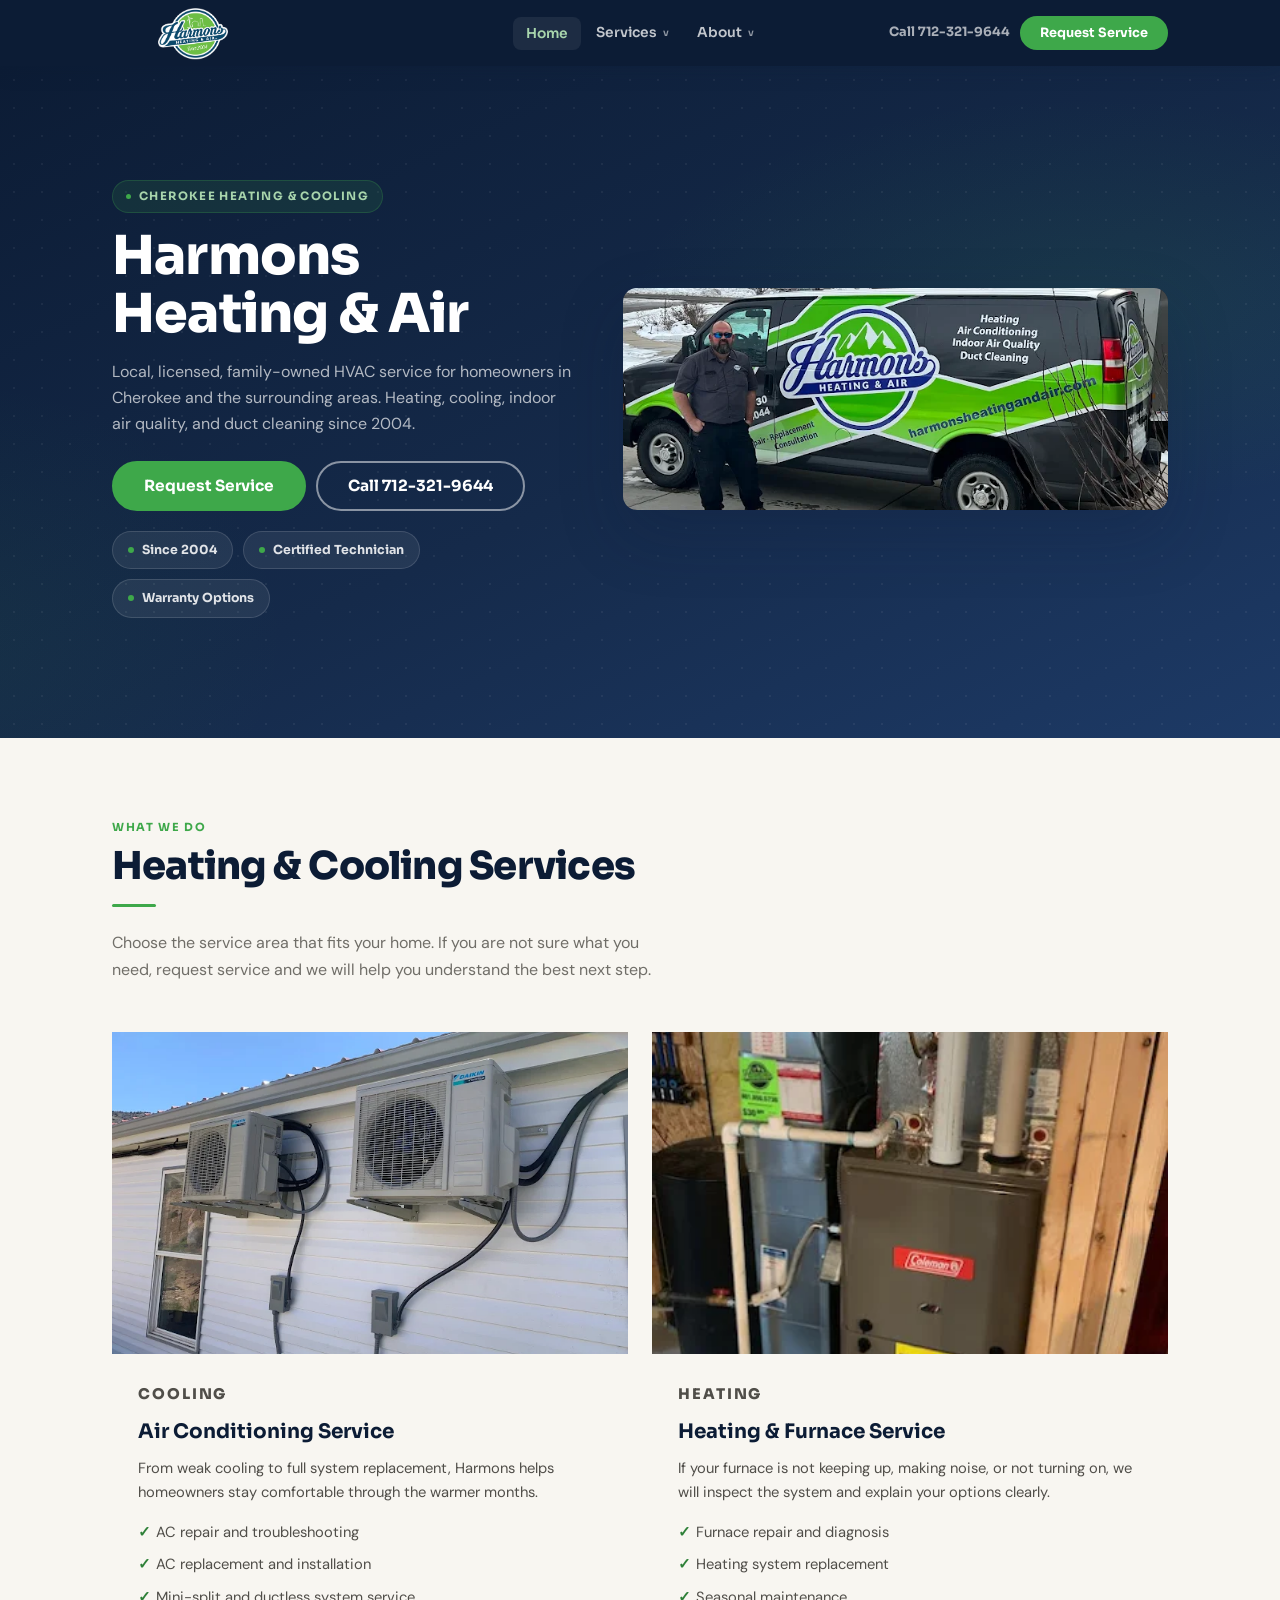
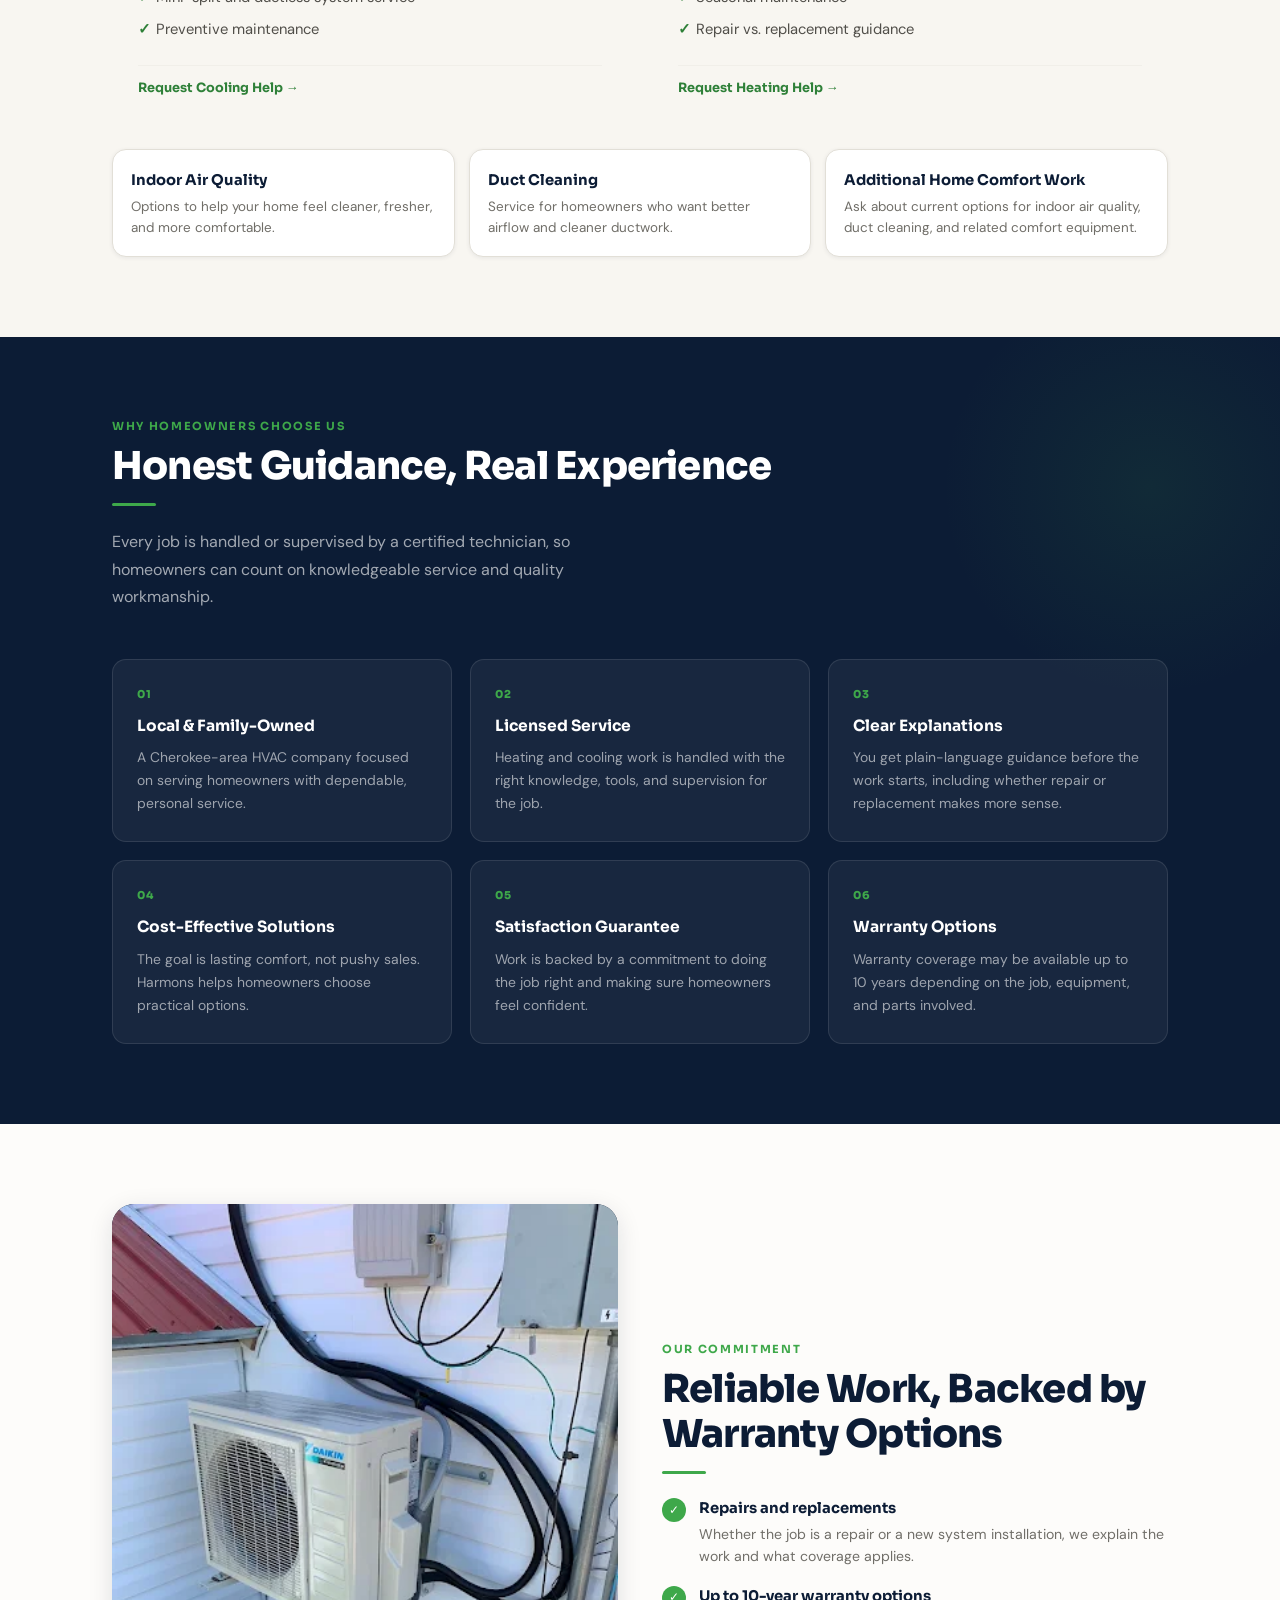
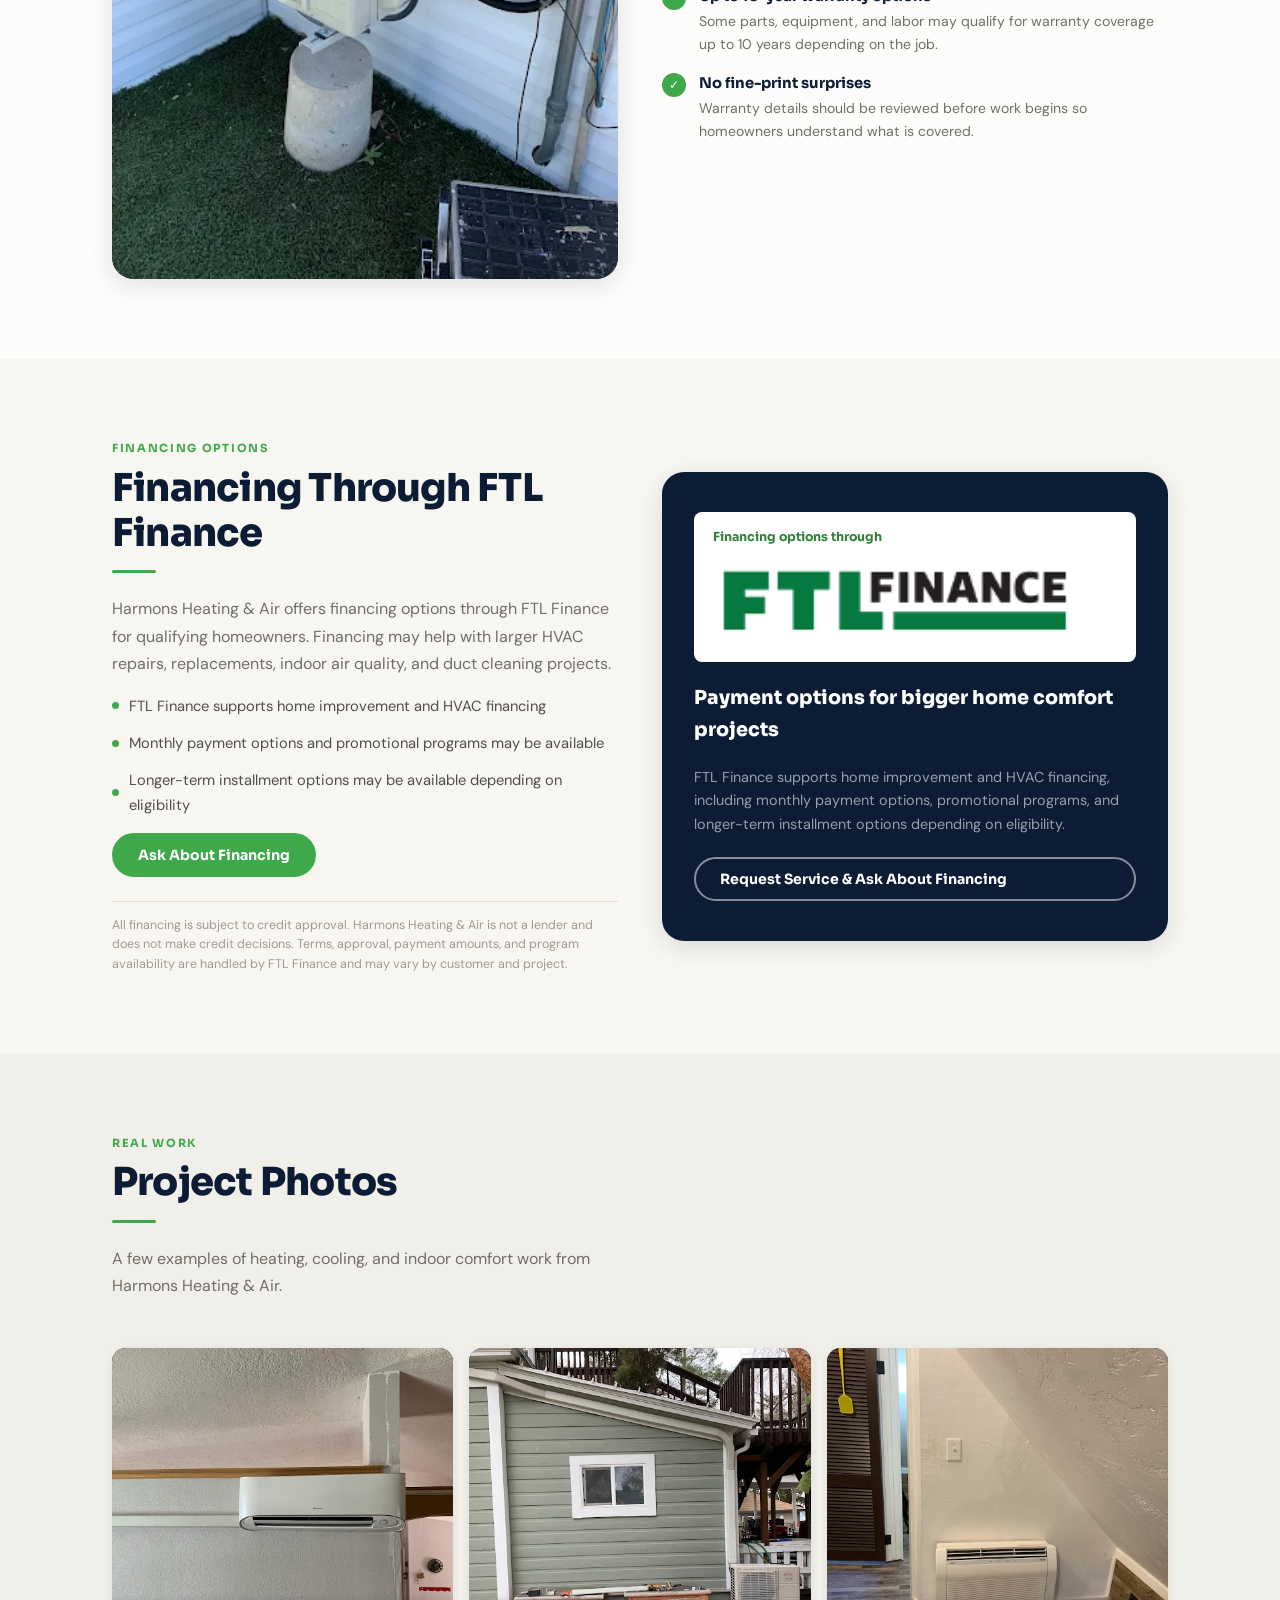
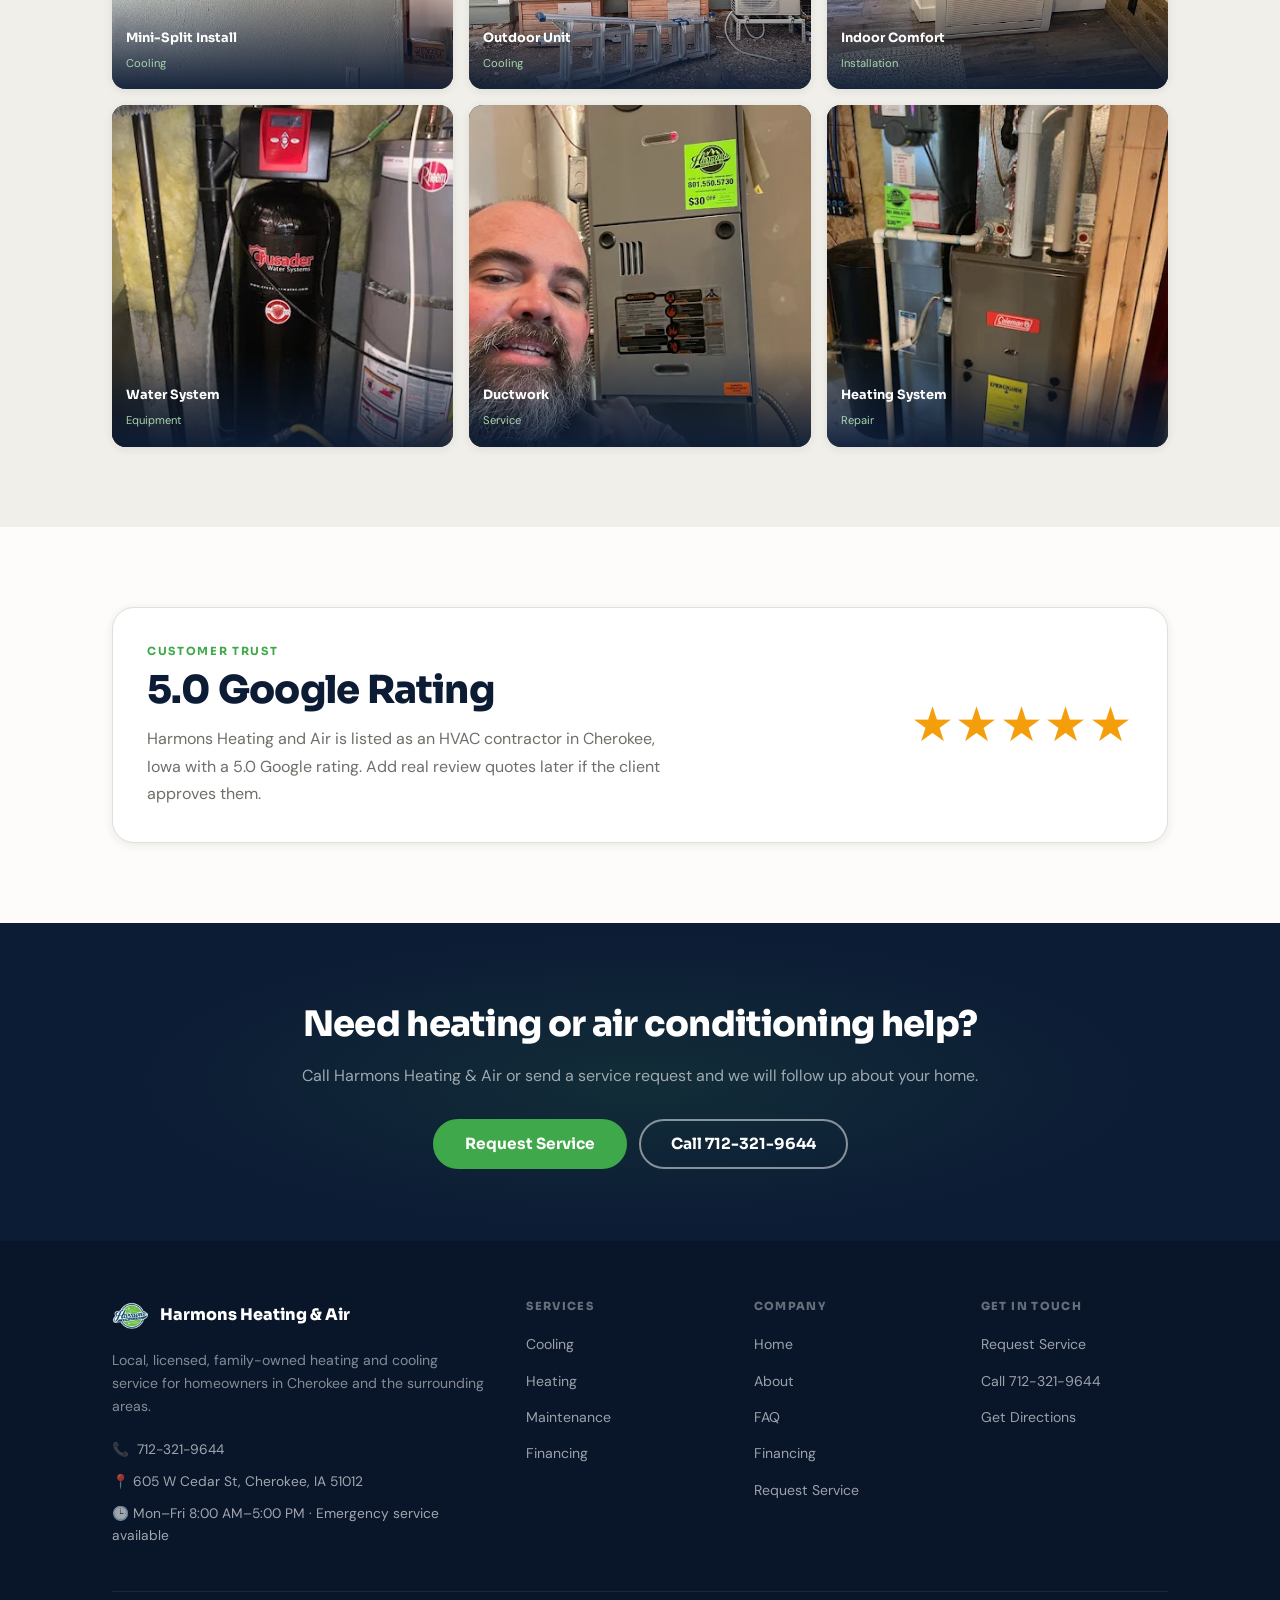
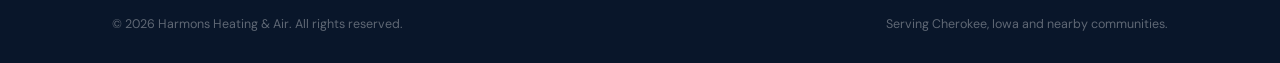
<file: index.html>
<!DOCTYPE html>
<html lang="en">
<head>
  <meta charset="UTF-8" />
  <meta name="viewport" content="width=device-width, initial-scale=1.0" />
  <!-- REPLACE: Update with your real business name and city -->
  <title>Harmons Heating & Air | HVAC Service in Cherokee, IA</title>
  <!-- REPLACE: Update with your real meta description -->
  <meta name="description" content="Local, licensed, family-owned HVAC service in Cherokee, IA. Heating repair, AC repair, system replacement, maintenance, warranty options, and financing options." />

  <link rel="preconnect" href="https://fonts.googleapis.com" />
  <link rel="preconnect" href="https://fonts.gstatic.com" crossorigin />
  <link href="https://fonts.googleapis.com/css2?family=Sora:wght@400;500;600;700;800&family=DM+Sans:ital,opsz,wght@0,9..40,300;0,9..40,400;0,9..40,500;1,9..40,300&display=swap" rel="stylesheet" />
  <link rel="stylesheet" href="styles/base.css" />
  <link rel="stylesheet" href="styles/layout.css" />
  <link rel="stylesheet" href="styles/components.css" />
  <link rel="stylesheet" href="styles/pages.css" />
<!-- Page-specific styles -->

  <!-- JSON-LD Structured Data — REPLACE all placeholder values below -->
  <script type="application/ld+json">
{
  "@context": "https://schema.org",
  "@type": "HVACBusiness",
  "name": "Harmons Heating & Air",
  "description": "Local, licensed, family-owned heating and air conditioning service for homeowners in Cherokee, Iowa and surrounding areas.",
  "telephone": "+17123219644",
  "address": {
    "@type": "PostalAddress",
    "streetAddress": "605 W Cedar St",
    "addressLocality": "Cherokee",
    "addressRegion": "IA",
    "postalCode": "51012",
    "addressCountry": "US"
  },
  "areaServed": {
    "@type": "City",
    "name": "Cherokee"
  },
  "priceRange": "$$",
  "openingHours": "Mo-Su 00:00-23:59"
}
  </script>
  <link rel="icon" type="image/jpeg" href="img/full_logo.png" />
</head>

<body>

<!-- ================================================================
     HEADER / NAV
================================================================ -->
<header class="site-header" id="top">
  <div class="mobile-action-bar" aria-label="Quick actions">
    <a href="contact.html" class="mobile-action-btn mobile-action-primary">Request Service</a>
    <a href="tel:+17123219644" class="mobile-action-btn mobile-action-call">Call 712-321-9644</a>
  </div>

  <nav class="nav-inner" aria-label="Main navigation">
    <a href="index.html" class="nav-logo" aria-label="Harmons Heating & Air home">
      <picture>
        <source srcset="img/full_logo.png" media="(max-width: 559px)" />
        <img src="img/full_logo.png" alt="Harmons Heating & Air" class="nav-logo-img" />
      </picture>
    </a>

    <ul class="nav-links" role="list">
      <li><a href="index.html" data-page="index">Home</a></li>

      <li class="nav-dropdown">
        <button class="nav-dropdown-toggle" type="button" aria-expanded="false" aria-haspopup="true" data-page="services">
          Services
          <span class="nav-dropdown-caret" aria-hidden="true">v</span>
        </button>
        <div class="nav-dropdown-menu compact" role="menu">
          <a href="index.html#cooling" role="menuitem">Cooling</a>
          <a href="index.html#heating" role="menuitem">Heating</a>
        </div>
      </li>

      <li class="nav-dropdown about-dropdown">
        <a href="about.html" class="nav-dropdown-link" data-page="about">
          About
          <span class="nav-dropdown-caret" aria-hidden="true">v</span>
        </a>
        <div class="nav-dropdown-menu compact" role="menu">
          <a href="resources.html#faq" role="menuitem">FAQ</a>
          <a href="resources.html#financing" role="menuitem">Financing</a>
        </div>
      </li>

    </ul>

    <div class="nav-right">
      <a href="tel:+17123219644" class="nav-phone">Call 712-321-9644</a>
      <a href="contact.html" class="btn btn-primary btn-sm">Request Service</a>
    </div>

    <button class="hamburger" id="hamburger" aria-label="Open navigation menu" aria-expanded="false">
      <span></span><span></span><span></span>
    </button>
  </nav>
</header>

<!-- Mobile drawer -->
<nav class="mobile-drawer" id="mobileDrawer" aria-label="Mobile navigation">
  <a href="index.html" data-page="index">Home</a>

  <div class="mobile-dropdown">
    <button class="mobile-dropdown-toggle" type="button" aria-expanded="false" data-page="services">
      Services
      <span aria-hidden="true">v</span>
    </button>
    <div class="mobile-dropdown-menu">
      <a href="index.html#cooling">Cooling</a>
      <a href="index.html#heating">Heating</a>
    </div>
  </div>

  <a href="about.html" data-page="about">About</a>
  <a href="resources.html#faq" data-page="about">FAQ</a>
  <a href="resources.html#financing" data-page="about">Financing</a>
  <a href="tel:+17123219644" class="mobile-drawer-phone">Call 712-321-9644</a>
  <a href="contact.html" class="btn btn-primary mobile-drawer-cta">Request Service</a>
</nav>


<main>

  <!-- ================================================================
       HERO
  ================================================================ -->
  <div class="hero home-hero">
    <div class="hero-bg-overlay" aria-hidden="true"></div>
    <div class="hero-dots" aria-hidden="true"></div>
    <div class="container">
      <div class="home-hero-inner">

        <div class="hero-content">
          <span class="hero-eyebrow">Cherokee Heating &amp; Cooling</span>
          <h1 class="hero-h1">Harmons Heating &amp; Air</h1>
          <p class="hero-sub">
            Local, licensed, family-owned HVAC service for homeowners in Cherokee and the surrounding areas. Heating, cooling, indoor air quality, and duct cleaning since 2004.
          </p>
          <div class="btn-group hero-actions">
            <a href="contact.html" class="btn btn-primary btn-lg">Request Service</a>
            <a href="tel:+17123219644" class="btn btn-outline-white btn-lg">Call 712-321-9644</a>
          </div>
          <div class="trust-pills">
            <span class="trust-pill"><span class="trust-pill-dot"></span>Since 2004</span>
            <span class="trust-pill"><span class="trust-pill-dot"></span>Certified Technician</span>
            <span class="trust-pill"><span class="trust-pill-dot"></span>Warranty Options</span>
          </div>
        </div>

        <div class="hero-img-card has-photo reveal" aria-label="Harmons Heating and Air service van with technician">
          <img src="img/van-shawn.webp" alt="Harmons Heating and Air service van with technician" class="hero-img-photo" />
        </div>

      </div>
    </div>
  </div>


  <!-- ================================================================
       SERVICES
  ================================================================ -->
  <section id="services" class="services-overview">
    <div class="container">
      <div class="reveal">
        <p class="section-label">What We Do</p>
        <h2 class="section-title">Heating &amp; Cooling Services</h2>
        <div class="divider"></div>
        <p class="section-sub">Choose the service area that fits your home. If you are not sure what you need, request service and we will help you understand the best next step.</p>
      </div>

      <div class="service-category-grid">
        <article id="cooling" class="service-category-card card reveal reveal-delay-1">
          <div class="service-category-media">
            <img src="img/pair-ac-units.webp" alt="Outdoor air conditioning units installed on a home" />
          </div>
          <div class="service-category-body">
            <p class="service-kicker">Cooling</p>
            <h3>Air Conditioning Service</h3>
            <p>From weak cooling to full system replacement, Harmons helps homeowners stay comfortable through the warmer months.</p>
            <ul class="service-list">
              <li>AC repair and troubleshooting</li>
              <li>AC replacement and installation</li>
              <li>Mini-split and ductless system service</li>
              <li>Preventive maintenance</li>
            </ul>
            <a href="contact.html" class="service-cta">Request Cooling Help →</a>
          </div>
        </article>

        <article id="heating" class="service-category-card card reveal reveal-delay-2">
          <div class="service-category-media">
            <img src="img/heating.webp" alt="Certified technician working near a furnace" />
          </div>
          <div class="service-category-body">
            <p class="service-kicker">Heating</p>
            <h3>Heating &amp; Furnace Service</h3>
            <p>If your furnace is not keeping up, making noise, or not turning on, we will inspect the system and explain your options clearly.</p>
            <ul class="service-list">
              <li>Furnace repair and diagnosis</li>
              <li>Heating system replacement</li>
              <li>Seasonal maintenance</li>
              <li>Repair vs. replacement guidance</li>
            </ul>
            <a href="contact.html" class="service-cta">Request Heating Help →</a>
          </div>
        </article>
      </div>

      <div class="mini-service-grid">
        <div class="mini-service-card reveal reveal-delay-1">
          <strong>Indoor Air Quality</strong>
          <span>Options to help your home feel cleaner, fresher, and more comfortable.</span>
        </div>
        <div class="mini-service-card reveal reveal-delay-2">
          <strong>Duct Cleaning</strong>
          <span>Service for homeowners who want better airflow and cleaner ductwork.</span>
        </div>
        <div class="mini-service-card reveal reveal-delay-3">
          <strong>Additional Home Comfort Work</strong>
          <span>Ask about current options for indoor air quality, duct cleaning, and related comfort equipment.</span>
        </div>
      </div>
    </div>
  </section>


  <!-- ================================================================
       WHY CHOOSE US
  ================================================================ -->
  <section id="why" class="section-dark">
    <div class="container">
      <div class="reveal">
        <p class="section-label">Why Homeowners Choose Us</p>
        <h2 class="section-title light">Honest Guidance, Real Experience</h2>
        <div class="divider"></div>
        <p class="section-sub light">Every job is handled or supervised by a certified technician, so homeowners can count on knowledgeable service and quality workmanship.</p>
      </div>
      <div class="why-grid">
        <div class="card-dark reveal reveal-delay-1">
          <div class="why-card-num">01</div>
          <h3 class="why-card-title">Local &amp; Family-Owned</h3>
          <p class="why-card-desc">A Cherokee-area HVAC company focused on serving homeowners with dependable, personal service.</p>
        </div>
        <div class="card-dark reveal reveal-delay-2">
          <div class="why-card-num">02</div>
          <h3 class="why-card-title">Licensed Service</h3>
          <p class="why-card-desc">Heating and cooling work is handled with the right knowledge, tools, and supervision for the job.</p>
        </div>
        <div class="card-dark reveal reveal-delay-3">
          <div class="why-card-num">03</div>
          <h3 class="why-card-title">Clear Explanations</h3>
          <p class="why-card-desc">You get plain-language guidance before the work starts, including whether repair or replacement makes more sense.</p>
        </div>
        <div class="card-dark reveal reveal-delay-4">
          <div class="why-card-num">04</div>
          <h3 class="why-card-title">Cost-Effective Solutions</h3>
          <p class="why-card-desc">The goal is lasting comfort, not pushy sales. Harmons helps homeowners choose practical options.</p>
        </div>
        <div class="card-dark reveal reveal-delay-5">
          <div class="why-card-num">05</div>
          <h3 class="why-card-title">Satisfaction Guarantee</h3>
          <p class="why-card-desc">Work is backed by a commitment to doing the job right and making sure homeowners feel confident.</p>
        </div>
        <div class="card-dark reveal reveal-delay-5">
          <div class="why-card-num">06</div>
          <h3 class="why-card-title">Warranty Options</h3>
          <p class="why-card-desc">Warranty coverage may be available up to 10 years depending on the job, equipment, and parts involved.</p>
        </div>
      </div>
    </div>
  </section>


  <!-- ================================================================
       WARRANTY / PEACE OF MIND
  ================================================================ -->
  <section id="warranty">
    <div class="container">
      <div class="warranty-split">
        <div class="warranty-visual photo-panel reveal">
          <img src="img/ac-unit.webp" alt="Air conditioning unit installed outside a home" />
        </div>
        <div class="reveal">
          <p class="section-label">Our Commitment</p>
          <h2 class="section-title">Reliable Work, Backed by Warranty Options</h2>
          <div class="divider"></div>
          <div class="check-list">
            <div class="check-item">
              <div class="check-icon" aria-hidden="true">✓</div>
              <div class="check-text">
                <strong>Repairs and replacements</strong>
                <p>Whether the job is a repair or a new system installation, we explain the work and what coverage applies.</p>
              </div>
            </div>
            <div class="check-item">
              <div class="check-icon" aria-hidden="true">✓</div>
              <div class="check-text">
                <strong>Up to 10-year warranty options</strong>
                <p>Some parts, equipment, and labor may qualify for warranty coverage up to 10 years depending on the job.</p>
              </div>
            </div>
            <div class="check-item">
              <div class="check-icon" aria-hidden="true">✓</div>
              <div class="check-text">
                <strong>No fine-print surprises</strong>
                <p>Warranty details should be reviewed before work begins so homeowners understand what is covered.</p>
              </div>
            </div>
          </div>
        </div>
      </div>
    </div>
  </section>


  <!-- ================================================================
       FINANCING
  ================================================================ -->
  <section id="financing">
    <div class="container">
      <div class="financing-split">
        <div class="reveal">
          <p class="section-label">Financing Options</p>
          <!-- <div class="financing-logo-feature">
            <span>Financing options through</span>
            <span class="financing-logo-frame"><img src="img/ftl-finance-horizontal.png" alt="FTL Finance" class="financing-logo" /></span>
          </div> -->
          <h2 class="section-title">Financing Through FTL Finance</h2>
          <div class="divider"></div>
          <p class="section-sub" style="margin-bottom: 0;">Harmons Heating &amp; Air offers financing options through FTL Finance for qualifying homeowners. Financing may help with larger HVAC repairs, replacements, indoor air quality, and duct cleaning projects.</p>
          <div class="financing-bullets">
            <div class="financing-bullet"><div class="financing-bullet-dot"></div>FTL Finance supports home improvement and HVAC financing</div>
            <div class="financing-bullet"><div class="financing-bullet-dot"></div>Monthly payment options and promotional programs may be available</div>
            <div class="financing-bullet"><div class="financing-bullet-dot"></div>Longer-term installment options may be available depending on eligibility</div>
          </div>
          <a href="contact.html" class="btn btn-primary" style="margin-bottom: 16px;">Ask About Financing</a>
          <p class="financing-disclaimer">All financing is subject to credit approval. Harmons Heating &amp; Air is not a lender and does not make credit decisions. Terms, approval, payment amounts, and program availability are handled by FTL Finance and may vary by customer and project.</p>
        </div>
        <div class="financing-card reveal">
          <div class="financing-partner">
            <span class="financing-partner-label">Financing options through</span>
            <span class="financing-logo-frame"><img src="img/ftl-finance-horizontal.png" alt="FTL Finance" class="financing-logo" /></span>
          </div>
          <div class="financing-card-title">Payment options for bigger home comfort projects</div>
          <p class="financing-card-sub">FTL Finance supports home improvement and HVAC financing, including monthly payment options, promotional programs, and longer-term installment options depending on eligibility.</p>
          <a href="contact.html" class="btn btn-outline-white">Request Service &amp; Ask About Financing</a>
        </div>
      </div>
    </div>
  </section>


  <!-- ================================================================
       PROJECT GALLERY
  ================================================================ -->
  <section id="projects">
    <div class="container">
      <div class="reveal">
        <p class="section-label">Real Work</p>
        <h2 class="section-title">Project Photos</h2>
        <div class="divider"></div>
        <p class="section-sub">A few examples of heating, cooling, and indoor comfort work from Harmons Heating &amp; Air.</p>
      </div>
      <div class="projects-grid photo-gallery">
        <figure class="project-card reveal reveal-delay-1"><img src="img/ac-inside(better-angle).webp" alt="Indoor mini-split unit installed on a wall"><figcaption><span class="project-label">Mini-Split Install</span><span class="project-sublabel">Cooling</span></figcaption></figure>
        <figure class="project-card reveal reveal-delay-2"><img src="img/ac-unit-outisde.webp" alt="Outdoor AC unit installed near a home"><figcaption><span class="project-label">Outdoor Unit</span><span class="project-sublabel">Cooling</span></figcaption></figure>
        <figure class="project-card reveal reveal-delay-3"><img src="img/heating-inside.webp" alt="Indoor heating and cooling unit in a home"><figcaption><span class="project-label">Indoor Comfort</span><span class="project-sublabel">Installation</span></figcaption></figure>
        <figure class="project-card reveal reveal-delay-1"><img src="img/water-system.webp" alt="Water system installed near a water heater"><figcaption><span class="project-label">Water System</span><span class="project-sublabel">Equipment</span></figcaption></figure>
        <figure class="project-card reveal reveal-delay-2"><img src="img/gallery-shawn.webp" alt="Technician working near ductwork"><figcaption><span class="project-label">Ductwork</span><span class="project-sublabel">Service</span></figcaption></figure>
        <figure class="project-card reveal reveal-delay-3"><img src="img/heating.webp" alt="Heating system and ductwork"><figcaption><span class="project-label">Heating System</span><span class="project-sublabel">Repair</span></figcaption></figure>
      </div>
    </div>
  </section>


  <!-- ================================================================
       RATING / TRUST
  ================================================================ -->
  <section id="testimonials">
    <div class="container">
      <div class="rating-card reveal">
        <div>
          <p class="section-label">Customer Trust</p>
          <h2 class="section-title">5.0 Google Rating</h2>
          <p class="section-sub">Harmons Heating and Air is listed as an HVAC contractor in Cherokee, Iowa with a 5.0 Google rating. Add real review quotes later if the client approves them.</p>
        </div>
        <div class="rating-stars" aria-label="5 out of 5 stars">★★★★★</div>
      </div>
    </div>
  </section>


  <!-- ================================================================
       FINAL CTA BANNER
  ================================================================ -->
  <div class="cta-banner">
    <div class="container cta-banner-inner reveal">
      <h2 class="cta-banner-title">Need heating or air conditioning help?</h2>
      <p class="cta-banner-sub">Call Harmons Heating &amp; Air or send a service request and we will follow up about your home.</p>
      <div class="btn-group center">
        <a href="contact.html" class="btn btn-primary btn-lg">Request Service</a>
        <a href="tel:+17123219644" class="btn btn-outline-white btn-lg">Call 712-321-9644</a>
      </div>
    </div>
  </div>

</main>


<!-- ================================================================
     FOOTER
================================================================ -->
<footer class="site-footer">
  <div class="container">
    <div class="footer-grid">

      <div>
        <a href="index.html" class="footer-logo" aria-label="Harmons Heating & Air home">
          <img src="img/full_logo.png" alt="" class="footer-logo-img" aria-hidden="true" />
          <span>Harmons Heating & Air</span>
        </a>
        <p class="footer-tagline">Local, licensed, family-owned heating and cooling service for homeowners in Cherokee and the surrounding areas.</p>
        <div class="footer-contact-list">
          <div class="footer-contact-item">📞 <a href="tel:+17123219644">712-321-9644</a></div>
          <div class="footer-contact-item">📍 605 W Cedar St, Cherokee, IA 51012</div>
          <div class="footer-contact-item">🕒 Mon–Fri 8:00 AM–5:00 PM · Emergency service available</div>
        </div>
      </div>

      <div>
        <div class="footer-col-label">Services</div>
        <ul class="footer-links-list" role="list">
          <li><a href="index.html#cooling">Cooling</a></li>
          <li><a href="index.html#heating">Heating</a></li>
          <li><a href="index.html#services">Maintenance</a></li>
          <li><a href="resources.html#financing">Financing</a></li>
        </ul>
      </div>

      <div>
        <div class="footer-col-label">Company</div>
        <ul class="footer-links-list" role="list">
          <li><a href="index.html">Home</a></li>
          <li><a href="about.html">About</a></li>
          <li><a href="resources.html#faq">FAQ</a></li>
          <li><a href="resources.html#financing">Financing</a></li>
          <li><a href="contact.html">Request Service</a></li>
        </ul>
      </div>

      <div>
        <div class="footer-col-label">Get in Touch</div>
        <ul class="footer-links-list" role="list">
          <li><a href="contact.html">Request Service</a></li>
          <li><a href="tel:+17123219644">Call 712-321-9644</a></li>
          <li><a href="https://www.google.com/maps/search/?api=1&query=605%20W%20Cedar%20St%2C%20Cherokee%2C%20IA%2051012">Get Directions</a></li>
        </ul>
      </div>

    </div>
    <div class="footer-bottom">
      <p class="footer-copy">&copy; 2026 Harmons Heating & Air. All rights reserved.</p>
      <p class="footer-copy">Serving Cherokee, Iowa and nearby communities.</p>
    </div>
  </div>
</footer>


<script src="scripts/main.js"></script>
</body>
</html>
</file>
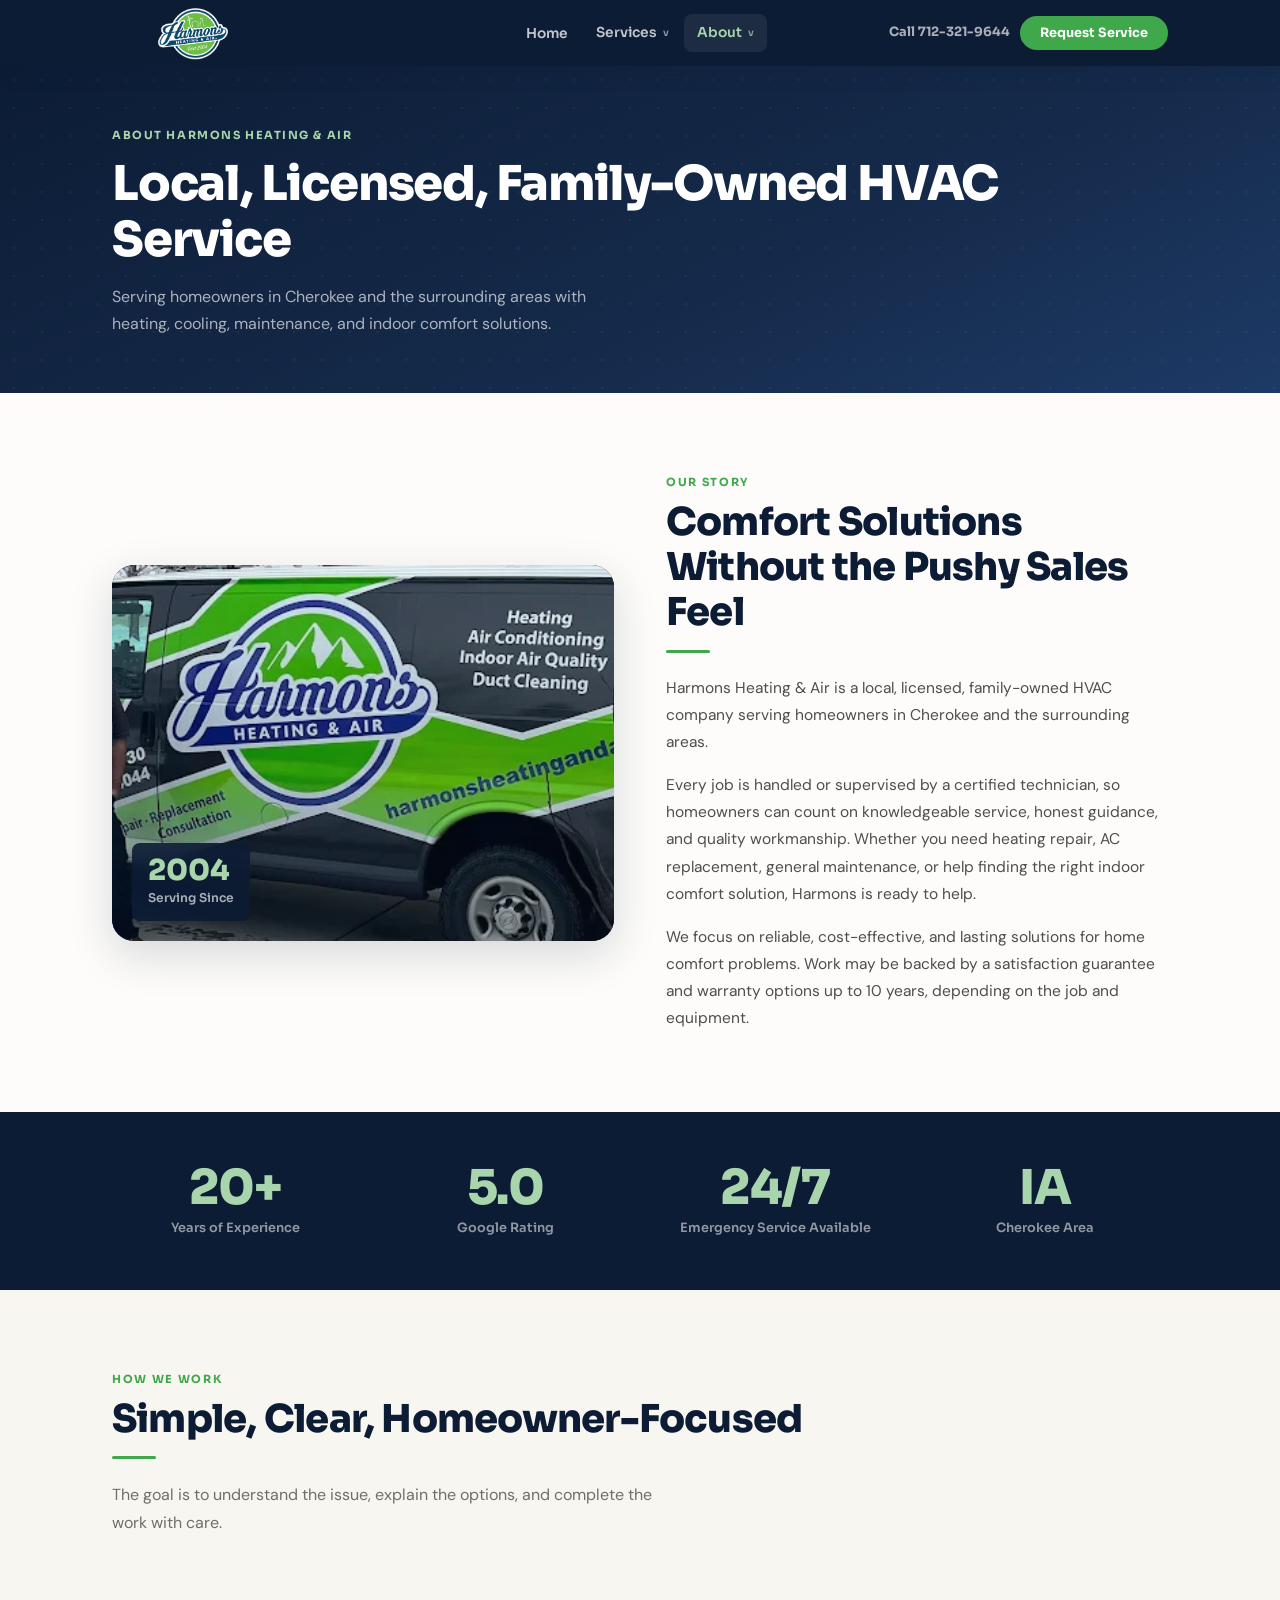
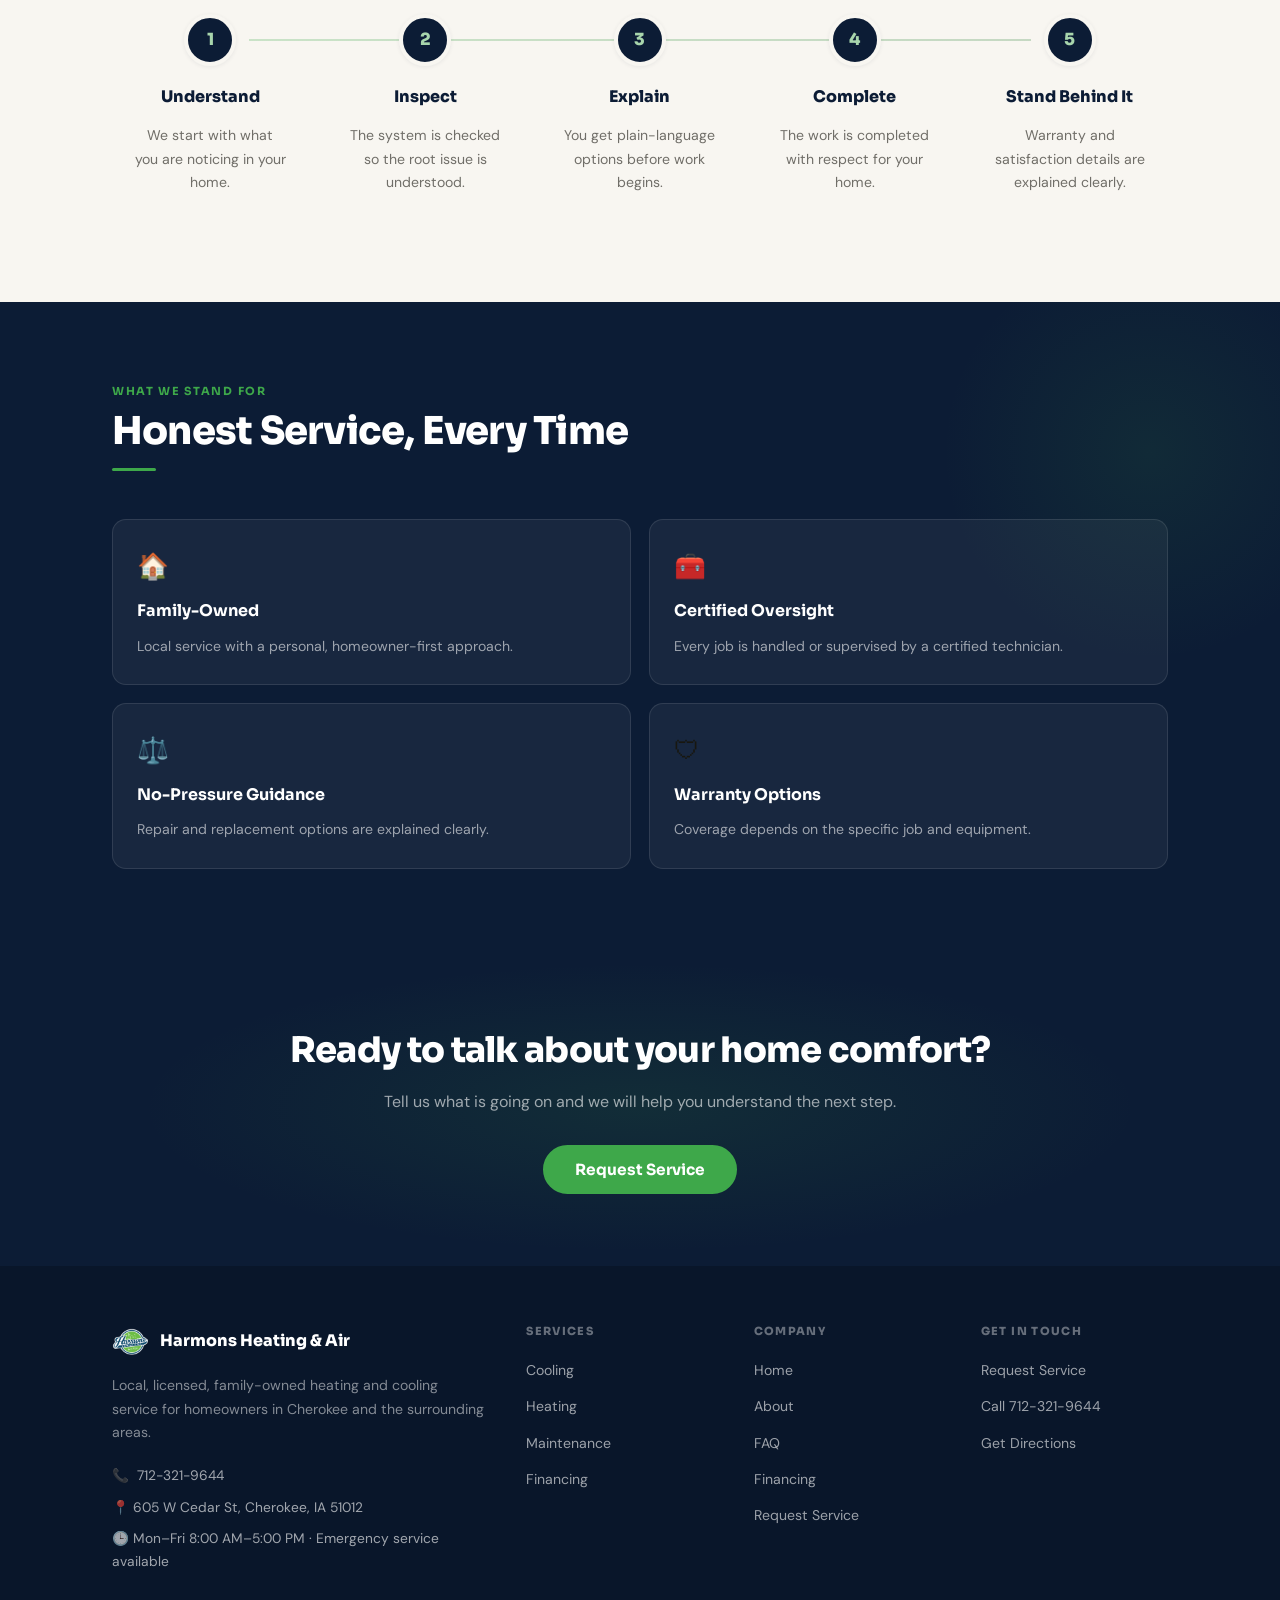
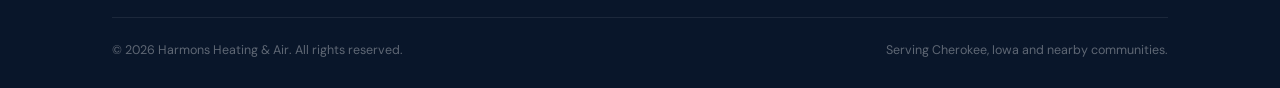
<file: about.html>
<!DOCTYPE html>
<html lang="en">
<head>
  <meta charset="UTF-8" />
  <meta name="viewport" content="width=device-width, initial-scale=1.0" />
  <!-- REPLACE: Update with your real business name -->
  <title>About | Harmons Heating & Air</title>
  <!-- REPLACE: Update with your real meta description -->
  <meta name="description" content="Learn about Harmons Heating & Air, a local, licensed, family-owned HVAC company serving Cherokee and surrounding areas." />

  <link rel="preconnect" href="https://fonts.googleapis.com" />
  <link rel="preconnect" href="https://fonts.gstatic.com" crossorigin />
  <link href="https://fonts.googleapis.com/css2?family=Sora:wght@400;500;600;700;800&family=DM+Sans:ital,opsz,wght@0,9..40,300;0,9..40,400;0,9..40,500;1,9..40,300&display=swap" rel="stylesheet" />
  <link rel="stylesheet" href="styles/base.css" />
  <link rel="stylesheet" href="styles/layout.css" />
  <link rel="stylesheet" href="styles/components.css" />
  <link rel="stylesheet" href="styles/pages.css" />
  <link rel="icon" type="image/jpeg" href="img/full_logo.png" />
</head>

<body>

<!-- ================================================================
     HEADER / NAV
================================================================ -->
<header class="site-header" id="top">
  <div class="mobile-action-bar" aria-label="Quick actions">
    <a href="contact.html" class="mobile-action-btn mobile-action-primary">Request Service</a>
    <a href="tel:+17123219644" class="mobile-action-btn mobile-action-call">Call 712-321-9644</a>
  </div>

  <nav class="nav-inner" aria-label="Main navigation">
    <a href="index.html" class="nav-logo" aria-label="Harmons Heating & Air home">
      <picture>
        <source srcset="img/full_logo.png" media="(max-width: 559px)" />
        <img src="img/full_logo.png" alt="Harmons Heating & Air" class="nav-logo-img" />
      </picture>
    </a>

    <ul class="nav-links" role="list">
      <li><a href="index.html" data-page="index">Home</a></li>

      <li class="nav-dropdown">
        <button class="nav-dropdown-toggle" type="button" aria-expanded="false" aria-haspopup="true" data-page="services">
          Services
          <span class="nav-dropdown-caret" aria-hidden="true">v</span>
        </button>
        <div class="nav-dropdown-menu compact" role="menu">
          <a href="index.html#cooling" role="menuitem">Cooling</a>
          <a href="index.html#heating" role="menuitem">Heating</a>
        </div>
      </li>

      <li class="nav-dropdown about-dropdown">
        <a href="about.html" class="nav-dropdown-link" data-page="about">
          About
          <span class="nav-dropdown-caret" aria-hidden="true">v</span>
        </a>
        <div class="nav-dropdown-menu compact" role="menu">
          <a href="resources.html#faq" role="menuitem">FAQ</a>
          <a href="resources.html#financing" role="menuitem">Financing</a>
        </div>
      </li>

    </ul>

    <div class="nav-right">
      <a href="tel:+17123219644" class="nav-phone">Call 712-321-9644</a>
      <a href="contact.html" class="btn btn-primary btn-sm">Request Service</a>
    </div>

    <button class="hamburger" id="hamburger" aria-label="Open navigation menu" aria-expanded="false">
      <span></span><span></span><span></span>
    </button>
  </nav>
</header>

<!-- Mobile drawer -->
<nav class="mobile-drawer" id="mobileDrawer" aria-label="Mobile navigation">
  <a href="index.html" data-page="index">Home</a>

  <div class="mobile-dropdown">
    <button class="mobile-dropdown-toggle" type="button" aria-expanded="false" data-page="services">
      Services
      <span aria-hidden="true">v</span>
    </button>
    <div class="mobile-dropdown-menu">
      <a href="index.html#cooling">Cooling</a>
      <a href="index.html#heating">Heating</a>
    </div>
  </div>

  <a href="about.html" data-page="about">About</a>
  <a href="resources.html#faq" data-page="about">FAQ</a>
  <a href="resources.html#financing" data-page="about">Financing</a>
  <a href="tel:+17123219644" class="mobile-drawer-phone">Call 712-321-9644</a>
  <a href="contact.html" class="btn btn-primary mobile-drawer-cta">Request Service</a>
</nav>


<main>

  <div class="page-hero">
    <div class="page-hero-dots" aria-hidden="true"></div>
    <div class="container page-hero-inner">
      <p class="page-hero-label">About Harmons Heating &amp; Air</p>
      <h1 class="page-hero-title">Local, Licensed, Family-Owned HVAC Service</h1>
      <p class="page-hero-sub">Serving homeowners in Cherokee and the surrounding areas with heating, cooling, maintenance, and indoor comfort solutions.</p>
    </div>
  </div>

  <section id="story">
    <div class="container">
      <div class="story-split">
        <div class="story-photo has-img reveal" role="img" aria-label="Harmons Heating and Air service van">
          <img src="img/van-shawn.webp" alt="Harmons Heating and Air service van" />
          <div class="story-photo-badge">
            <div class="story-photo-stat">2004</div>
            <div class="story-photo-label">Serving Since</div>
          </div>
        </div>
        <div class="reveal">
          <p class="section-label">Our Story</p>
          <h2 class="section-title">Comfort Solutions Without the Pushy Sales Feel</h2>
          <div class="divider"></div>
          <div class="story-text">
            <p>Harmons Heating &amp; Air is a local, licensed, family-owned HVAC company serving homeowners in Cherokee and the surrounding areas.</p>
            <p>Every job is handled or supervised by a certified technician, so homeowners can count on knowledgeable service, honest guidance, and quality workmanship. Whether you need heating repair, AC replacement, general maintenance, or help finding the right indoor comfort solution, Harmons is ready to help.</p>
            <p>We focus on reliable, cost-effective, and lasting solutions for home comfort problems. Work may be backed by a satisfaction guarantee and warranty options up to 10 years, depending on the job and equipment.</p>
          </div>
        </div>
      </div>
    </div>
  </section>

  <div class="stats-row">
    <div class="container">
      <div class="stats-grid">
        <div class="stat-item reveal"><div class="stat-num">20+</div><div class="stat-label">Years of Experience</div></div>
        <div class="stat-item reveal reveal-delay-1"><div class="stat-num">5.0</div><div class="stat-label">Google Rating</div></div>
        <div class="stat-item reveal reveal-delay-2"><div class="stat-num">24/7</div><div class="stat-label">Emergency Service Available</div></div>
        <div class="stat-item reveal reveal-delay-3"><div class="stat-num">IA</div><div class="stat-label">Cherokee Area</div></div>
      </div>
    </div>
  </div>

  <section id="process">
    <div class="container">
      <div class="reveal">
        <p class="section-label">How We Work</p>
        <h2 class="section-title">Simple, Clear, Homeowner-Focused</h2>
        <div class="divider"></div>
        <p class="section-sub">The goal is to understand the issue, explain the options, and complete the work with care.</p>
      </div>
      <div class="process-steps">
        <div class="process-step card reveal reveal-delay-1"><div class="process-num">1</div><h3 class="process-step-title">Understand</h3><p class="process-step-desc">We start with what you are noticing in your home.</p></div>
        <div class="process-step card reveal reveal-delay-2"><div class="process-num">2</div><h3 class="process-step-title">Inspect</h3><p class="process-step-desc">The system is checked so the root issue is understood.</p></div>
        <div class="process-step card reveal reveal-delay-3"><div class="process-num">3</div><h3 class="process-step-title">Explain</h3><p class="process-step-desc">You get plain-language options before work begins.</p></div>
        <div class="process-step card reveal reveal-delay-4"><div class="process-num">4</div><h3 class="process-step-title">Complete</h3><p class="process-step-desc">The work is completed with respect for your home.</p></div>
        <div class="process-step card reveal reveal-delay-5"><div class="process-num">5</div><h3 class="process-step-title">Stand Behind It</h3><p class="process-step-desc">Warranty and satisfaction details are explained clearly.</p></div>
      </div>
    </div>
  </section>

  <section id="trust" class="section-dark">
    <div class="container">
      <div class="reveal">
        <p class="section-label">What We Stand For</p>
        <h2 class="section-title light">Honest Service, Every Time</h2>
        <div class="divider"></div>
      </div>
      <div class="trust-grid">
        <div class="trust-card card-dark reveal reveal-delay-1"><div class="trust-card-icon" aria-hidden="true">🏠</div><h3 class="trust-card-title">Family-Owned</h3><p class="trust-card-desc">Local service with a personal, homeowner-first approach.</p></div>
        <div class="trust-card card-dark reveal reveal-delay-2"><div class="trust-card-icon" aria-hidden="true">🧰</div><h3 class="trust-card-title">Certified Oversight</h3><p class="trust-card-desc">Every job is handled or supervised by a certified technician.</p></div>
        <div class="trust-card card-dark reveal reveal-delay-3"><div class="trust-card-icon" aria-hidden="true">⚖️</div><h3 class="trust-card-title">No-Pressure Guidance</h3><p class="trust-card-desc">Repair and replacement options are explained clearly.</p></div>
        <div class="trust-card card-dark reveal reveal-delay-4"><div class="trust-card-icon" aria-hidden="true">🛡</div><h3 class="trust-card-title">Warranty Options</h3><p class="trust-card-desc">Coverage depends on the specific job and equipment.</p></div>
      </div>
    </div>
  </section>

  <div class="cta-banner">
    <div class="container cta-banner-inner reveal">
      <h2 class="cta-banner-title">Ready to talk about your home comfort?</h2>
      <p class="cta-banner-sub">Tell us what is going on and we will help you understand the next step.</p>
      <a href="contact.html" class="btn btn-primary btn-lg">Request Service</a>
    </div>
  </div>

</main>


<!-- ================================================================
     FOOTER
================================================================ -->
<footer class="site-footer">
  <div class="container">
    <div class="footer-grid">

      <div>
        <a href="index.html" class="footer-logo" aria-label="Harmons Heating & Air home">
          <img src="img/full_logo.png" alt="" class="footer-logo-img" aria-hidden="true" />
          <span>Harmons Heating & Air</span>
        </a>
        <p class="footer-tagline">Local, licensed, family-owned heating and cooling service for homeowners in Cherokee and the surrounding areas.</p>
        <div class="footer-contact-list">
          <div class="footer-contact-item">📞 <a href="tel:+17123219644">712-321-9644</a></div>
          <div class="footer-contact-item">📍 605 W Cedar St, Cherokee, IA 51012</div>
          <div class="footer-contact-item">🕒 Mon–Fri 8:00 AM–5:00 PM · Emergency service available</div>
        </div>
      </div>

      <div>
        <div class="footer-col-label">Services</div>
        <ul class="footer-links-list" role="list">
          <li><a href="index.html#cooling">Cooling</a></li>
          <li><a href="index.html#heating">Heating</a></li>
          <li><a href="index.html#services">Maintenance</a></li>
          <li><a href="resources.html#financing">Financing</a></li>
        </ul>
      </div>

      <div>
        <div class="footer-col-label">Company</div>
        <ul class="footer-links-list" role="list">
          <li><a href="index.html">Home</a></li>
          <li><a href="about.html">About</a></li>
          <li><a href="resources.html#faq">FAQ</a></li>
          <li><a href="resources.html#financing">Financing</a></li>
          <li><a href="contact.html">Request Service</a></li>
        </ul>
      </div>

      <div>
        <div class="footer-col-label">Get in Touch</div>
        <ul class="footer-links-list" role="list">
          <li><a href="contact.html">Request Service</a></li>
          <li><a href="tel:+17123219644">Call 712-321-9644</a></li>
          <li><a href="https://www.google.com/maps/search/?api=1&query=605%20W%20Cedar%20St%2C%20Cherokee%2C%20IA%2051012">Get Directions</a></li>
        </ul>
      </div>

    </div>
    <div class="footer-bottom">
      <p class="footer-copy">&copy; 2026 Harmons Heating & Air. All rights reserved.</p>
      <p class="footer-copy">Serving Cherokee, Iowa and nearby communities.</p>
    </div>
  </div>
</footer>


<script src="scripts/main.js"></script>
</body>
</html>
</file>
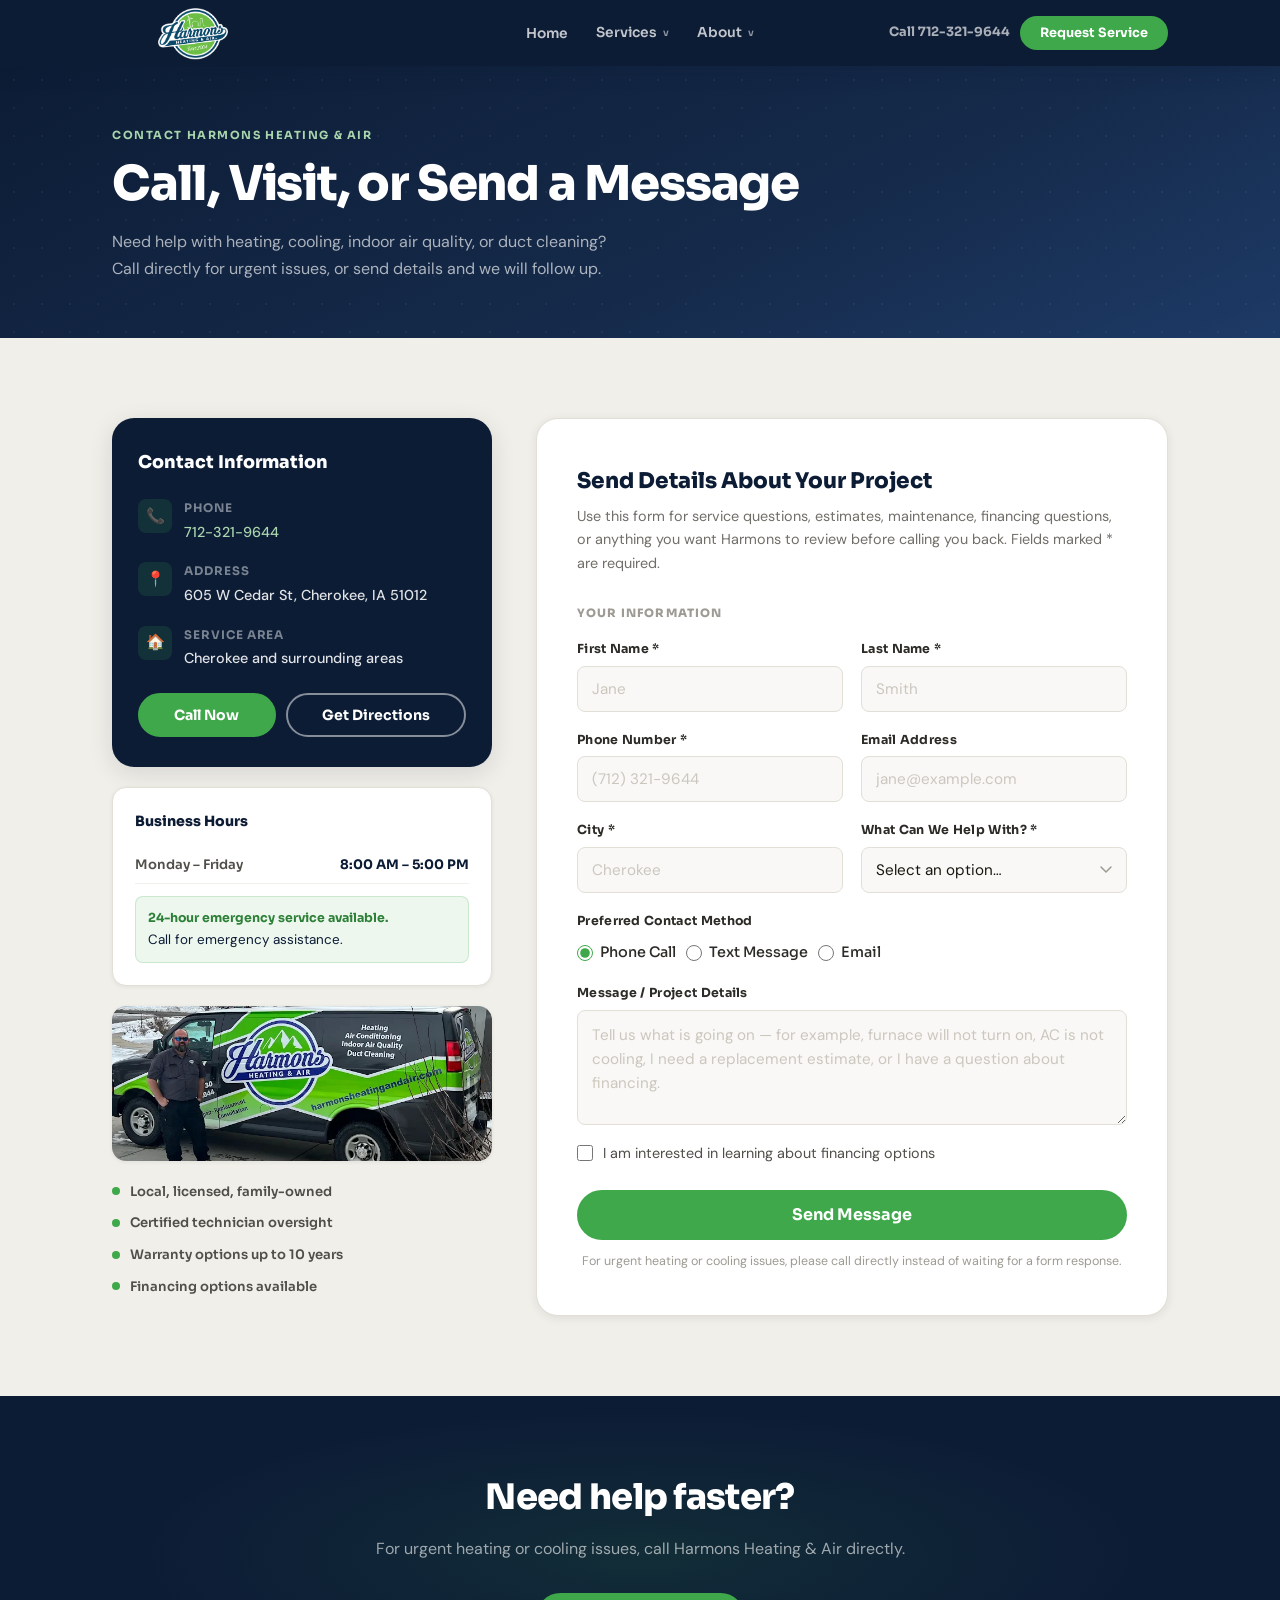
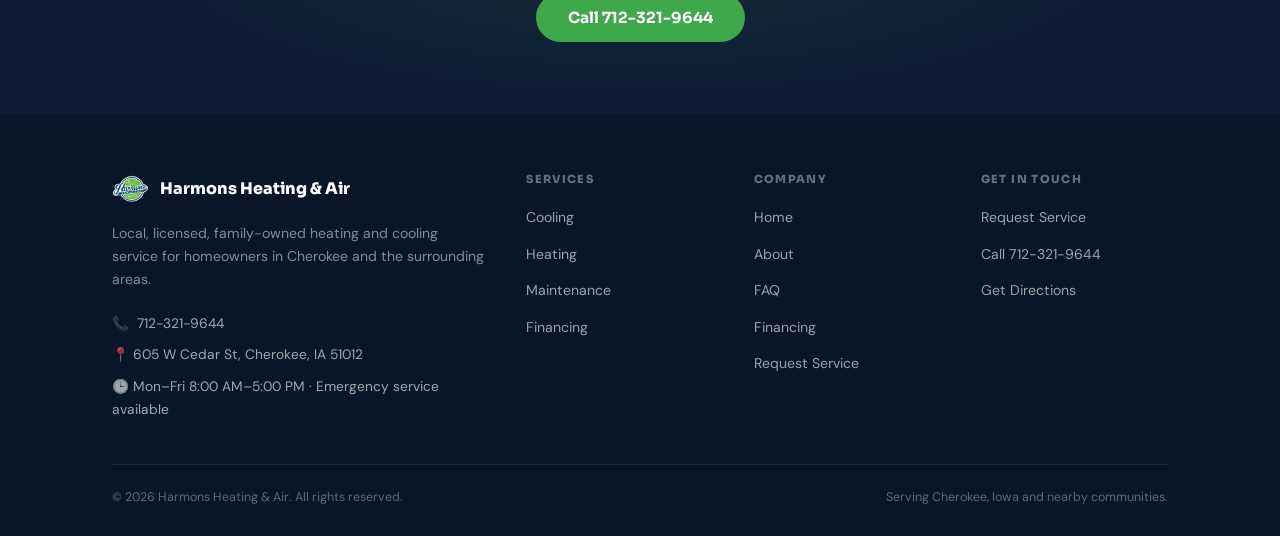
<file: contact.html>
<!DOCTYPE html>
<html lang="en">
<head>
  <meta charset="UTF-8" />
  <meta name="viewport" content="width=device-width, initial-scale=1.0" />
  <!-- REPLACE: Update with your real business name -->
  <title>Contact Harmons Heating & Air | Cherokee IA HVAC</title>
  <!-- REPLACE: Update with your real meta description -->
  <meta name="description" content="Contact Harmons Heating & Air in Cherokee, Iowa. Call 712-321-9644, get directions, view business hours, or send details about your heating and cooling needs." />

  <link rel="preconnect" href="https://fonts.googleapis.com" />
  <link rel="preconnect" href="https://fonts.gstatic.com" crossorigin />
  <link href="https://fonts.googleapis.com/css2?family=Sora:wght@400;500;600;700;800&family=DM+Sans:ital,opsz,wght@0,9..40,300;0,9..40,400;0,9..40,500;1,9..40,300&display=swap" rel="stylesheet" />
  <link rel="stylesheet" href="styles/base.css" />
  <link rel="stylesheet" href="styles/layout.css" />
  <link rel="stylesheet" href="styles/components.css" />
  <link rel="stylesheet" href="styles/pages.css" />
  <link rel="icon" type="image/jpeg" href="img/full_logo.png" />
</head>

<body>

<!-- ================================================================
     HEADER / NAV
================================================================ -->
<header class="site-header" id="top">
  <div class="mobile-action-bar" aria-label="Quick actions">
    <a href="contact.html" class="mobile-action-btn mobile-action-primary">Request Service</a>
    <a href="tel:+17123219644" class="mobile-action-btn mobile-action-call">Call 712-321-9644</a>
  </div>

  <nav class="nav-inner" aria-label="Main navigation">
    <a href="index.html" class="nav-logo" aria-label="Harmons Heating & Air home">
      <picture>
        <source srcset="img/full_logo.png" media="(max-width: 559px)" />
        <img src="img/full_logo.png" alt="Harmons Heating & Air" class="nav-logo-img" />
      </picture>
    </a>

    <ul class="nav-links" role="list">
      <li><a href="index.html" data-page="index">Home</a></li>

      <li class="nav-dropdown">
        <button class="nav-dropdown-toggle" type="button" aria-expanded="false" aria-haspopup="true" data-page="services">
          Services
          <span class="nav-dropdown-caret" aria-hidden="true">v</span>
        </button>
        <div class="nav-dropdown-menu compact" role="menu">
          <a href="index.html#cooling" role="menuitem">Cooling</a>
          <a href="index.html#heating" role="menuitem">Heating</a>
        </div>
      </li>

      <li class="nav-dropdown about-dropdown">
        <a href="about.html" class="nav-dropdown-link" data-page="about">
          About
          <span class="nav-dropdown-caret" aria-hidden="true">v</span>
        </a>
        <div class="nav-dropdown-menu compact" role="menu">
          <a href="resources.html#faq" role="menuitem">FAQ</a>
          <a href="resources.html#financing" role="menuitem">Financing</a>
        </div>
      </li>

    </ul>

    <div class="nav-right">
      <a href="tel:+17123219644" class="nav-phone">Call 712-321-9644</a>
      <a href="contact.html" class="btn btn-primary btn-sm">Request Service</a>
    </div>

    <button class="hamburger" id="hamburger" aria-label="Open navigation menu" aria-expanded="false">
      <span></span><span></span><span></span>
    </button>
  </nav>
</header>

<!-- Mobile drawer -->
<nav class="mobile-drawer" id="mobileDrawer" aria-label="Mobile navigation">
  <a href="index.html" data-page="index">Home</a>

  <div class="mobile-dropdown">
    <button class="mobile-dropdown-toggle" type="button" aria-expanded="false" data-page="services">
      Services
      <span aria-hidden="true">v</span>
    </button>
    <div class="mobile-dropdown-menu">
      <a href="index.html#cooling">Cooling</a>
      <a href="index.html#heating">Heating</a>
    </div>
  </div>

  <a href="about.html" data-page="about">About</a>
  <a href="resources.html#faq" data-page="about">FAQ</a>
  <a href="resources.html#financing" data-page="about">Financing</a>
  <a href="tel:+17123219644" class="mobile-drawer-phone">Call 712-321-9644</a>
  <a href="contact.html" class="btn btn-primary mobile-drawer-cta">Request Service</a>
</nav>


<main>

  <div class="page-hero">
    <div class="page-hero-dots" aria-hidden="true"></div>
    <div class="container page-hero-inner">
      <p class="page-hero-label">Contact Harmons Heating &amp; Air</p>
      <h1 class="page-hero-title">Call, Visit, or Send a Message</h1>
      <p class="page-hero-sub">Need help with heating, cooling, indoor air quality, or duct cleaning? Call directly for urgent issues, or send details and we will follow up.</p>
    </div>
  </div>

  <section id="contact-main">
    <div class="container">
      <div class="contact-layout contact-layout-info-first">

        <aside class="contact-sidebar contact-info-column reveal">
          <div class="contact-info-card">
            <div class="contact-info-title">Contact Information</div>
            <div class="contact-detail"><div class="contact-detail-icon" aria-hidden="true">📞</div><div><div class="contact-detail-label">Phone</div><div class="contact-detail-value"><a href="tel:+17123219644">712-321-9644</a></div></div></div>
            <div class="contact-detail"><div class="contact-detail-icon" aria-hidden="true">📍</div><div><div class="contact-detail-label">Address</div><div class="contact-detail-value">605 W Cedar St, Cherokee, IA 51012</div></div></div>
            <div class="contact-detail"><div class="contact-detail-icon" aria-hidden="true">🏠</div><div><div class="contact-detail-label">Service Area</div><div class="contact-detail-value">Cherokee and surrounding areas</div></div></div>
            <div class="contact-actions">
              <a href="tel:+17123219644" class="btn btn-primary">Call Now</a>
              <a href="https://www.google.com/maps/search/?api=1&query=605%20W%20Cedar%20St%2C%20Cherokee%2C%20IA%2051012" class="btn btn-outline-white">Get Directions</a>
            </div>
          </div>

          <div class="hours-card">
            <div class="hours-card-title">Business Hours</div>
            <div class="hours-row"><span class="hours-day">Monday – Friday</span><span class="hours-time">8:00 AM – 5:00 PM</span></div>
            <div class="hours-emergency-note"><strong>24-hour emergency service available.</strong> Call for emergency assistance.</div>
          </div>

          <div class="sidebar-photo-card wide"><img src="img/van-shawn.webp" alt="Harmons Heating and Air service van with technician"></div>
          <div class="sidebar-trust">
            <div class="sidebar-trust-item"><div class="sidebar-trust-dot"></div>Local, licensed, family-owned</div>
            <div class="sidebar-trust-item"><div class="sidebar-trust-dot"></div>Certified technician oversight</div>
            <div class="sidebar-trust-item"><div class="sidebar-trust-dot"></div>Warranty options up to 10 years</div>
            <div class="sidebar-trust-item"><div class="sidebar-trust-dot"></div>Financing options available</div>
          </div>
        </aside>

        <div class="form-card contact-message-card reveal reveal-delay-2">
          <h2 class="form-card-title">Send Details About Your Project</h2>
          <p class="form-card-sub">Use this form for service questions, estimates, maintenance, financing questions, or anything you want Harmons to review before calling you back. Fields marked * are required.</p>

          <form id="serviceForm" action="https://formspree.io/f/xwvdlzzp" method="POST">
            <div id="formFields">
              <div class="form-section-label">Your Information</div>
              <div class="form-row two">
                <div class="form-group"><label for="firstName" class="form-label">First Name *</label><input type="text" id="firstName" name="firstName" class="form-control" placeholder="Jane" required autocomplete="given-name" /></div>
                <div class="form-group"><label for="lastName" class="form-label">Last Name *</label><input type="text" id="lastName" name="lastName" class="form-control" placeholder="Smith" required autocomplete="family-name" /></div>
              </div>
              <div class="form-row two">
                <div class="form-group"><label for="phone" class="form-label">Phone Number *</label><input type="tel" id="phone" name="phone" class="form-control" placeholder="(712) 321-9644" required autocomplete="tel" /></div>
                <div class="form-group"><label for="email" class="form-label">Email Address</label><input type="email" id="email" name="email" class="form-control" placeholder="jane@example.com" autocomplete="email" /></div>
              </div>
              <div class="form-row two">
                <div class="form-group"><label for="city" class="form-label">City *</label><input type="text" id="city" name="city" class="form-control" placeholder="Cherokee" required autocomplete="address-level2" /></div>
                <div class="form-group"><label for="serviceType" class="form-label">What Can We Help With? *</label><select id="serviceType" name="serviceType" class="form-control" required><option value="" disabled selected>Select an option…</option><option value="heating-repair">Heating Repair</option><option value="ac-repair">AC Repair</option><option value="replacement">System Replacement</option><option value="maintenance">Maintenance</option><option value="indoor-air-quality">Indoor Air Quality</option><option value="duct-cleaning">Duct Cleaning</option><option value="financing">Financing Question</option><option value="other">Other / Not Sure</option></select></div>
              </div>
              <div class="form-group"><label class="form-label">Preferred Contact Method</label><div class="radio-group"><label class="radio-opt"><input type="radio" name="contactMethod" value="phone" checked /> Phone Call</label><label class="radio-opt"><input type="radio" name="contactMethod" value="text" /> Text Message</label><label class="radio-opt"><input type="radio" name="contactMethod" value="email" /> Email</label></div></div>
              <div class="form-group"><label for="projectDetails" class="form-label">Message / Project Details</label><textarea id="projectDetails" name="projectDetails" class="form-control" placeholder="Tell us what is going on — for example, furnace will not turn on, AC is not cooling, I need a replacement estimate, or I have a question about financing."></textarea></div>
              <div class="form-group"><label class="checkbox-opt"><input type="checkbox" name="financingInterest" id="financingInterest" /> I am interested in learning about financing options</label></div>
            </div>

            <div class="form-success" id="formSuccess" role="alert" aria-live="polite">
              <div class="form-success-icon" aria-hidden="true">✅</div>
              <div class="form-success-title">Message Received!</div>
              <p class="form-success-msg">Thank you for reaching out. We will review your message and follow up soon.<br><br>For urgent situations, call <strong>712-321-9644</strong>.</p>
            </div>

            <div class="submit-wrap">
              <button type="submit" class="btn btn-primary btn-submit">Send Message</button>
              <p class="form-error-message" id="formError" role="alert" aria-live="polite">Something went wrong. Please try again or call us directly at (712) 321-9644.</p>
              <p class="form-note">For urgent heating or cooling issues, please call directly instead of waiting for a form response.</p>
            </div>
          </form>
        </div>

      </div>
    </div>
  </section>

  <div class="cta-banner">
    <div class="container cta-banner-inner reveal">
      <h2 class="cta-banner-title">Need help faster?</h2>
      <p class="cta-banner-sub">For urgent heating or cooling issues, call Harmons Heating &amp; Air directly.</p>
      <a href="tel:+17123219644" class="btn btn-primary btn-lg">Call 712-321-9644</a>
    </div>
  </div>

</main>


<!-- ================================================================
     FOOTER
================================================================ -->
<footer class="site-footer">
  <div class="container">
    <div class="footer-grid">

      <div>
        <a href="index.html" class="footer-logo" aria-label="Harmons Heating & Air home">
          <img src="img/full_logo.png" alt="" class="footer-logo-img" aria-hidden="true" />
          <span>Harmons Heating & Air</span>
        </a>
        <p class="footer-tagline">Local, licensed, family-owned heating and cooling service for homeowners in Cherokee and the surrounding areas.</p>
        <div class="footer-contact-list">
          <div class="footer-contact-item">📞 <a href="tel:+17123219644">712-321-9644</a></div>
          <div class="footer-contact-item">📍 605 W Cedar St, Cherokee, IA 51012</div>
          <div class="footer-contact-item">🕒 Mon–Fri 8:00 AM–5:00 PM · Emergency service available</div>
        </div>
      </div>

      <div>
        <div class="footer-col-label">Services</div>
        <ul class="footer-links-list" role="list">
          <li><a href="index.html#cooling">Cooling</a></li>
          <li><a href="index.html#heating">Heating</a></li>
          <li><a href="index.html#services">Maintenance</a></li>
          <li><a href="resources.html#financing">Financing</a></li>
        </ul>
      </div>

      <div>
        <div class="footer-col-label">Company</div>
        <ul class="footer-links-list" role="list">
          <li><a href="index.html">Home</a></li>
          <li><a href="about.html">About</a></li>
          <li><a href="resources.html#faq">FAQ</a></li>
          <li><a href="resources.html#financing">Financing</a></li>
          <li><a href="contact.html">Request Service</a></li>
        </ul>
      </div>

      <div>
        <div class="footer-col-label">Get in Touch</div>
        <ul class="footer-links-list" role="list">
          <li><a href="contact.html">Request Service</a></li>
          <li><a href="tel:+17123219644">Call 712-321-9644</a></li>
          <li><a href="https://www.google.com/maps/search/?api=1&query=605%20W%20Cedar%20St%2C%20Cherokee%2C%20IA%2051012">Get Directions</a></li>
        </ul>
      </div>

    </div>
    <div class="footer-bottom">
      <p class="footer-copy">&copy; 2026 Harmons Heating & Air. All rights reserved.</p>
      <p class="footer-copy">Serving Cherokee, Iowa and nearby communities.</p>
    </div>
  </div>
</footer>


<script src="scripts/main.js"></script>
</body>
</html>
</file>
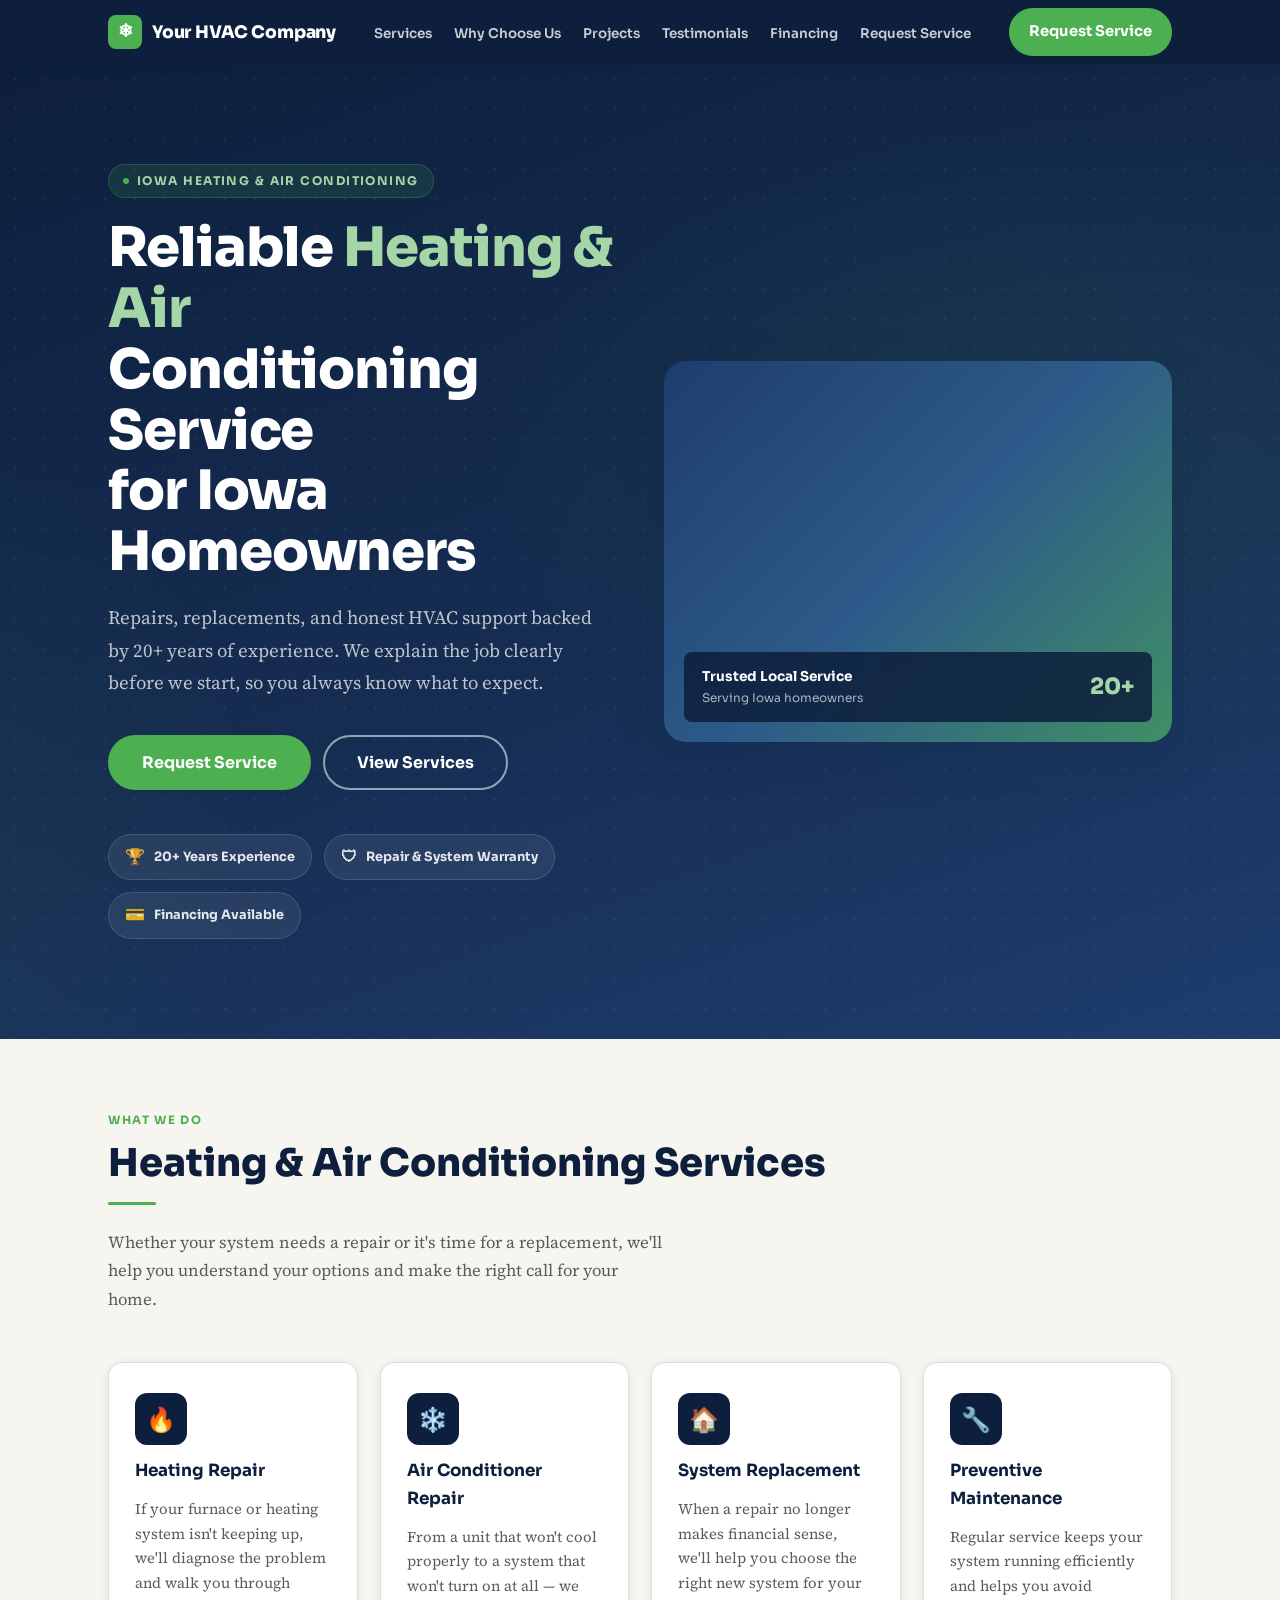
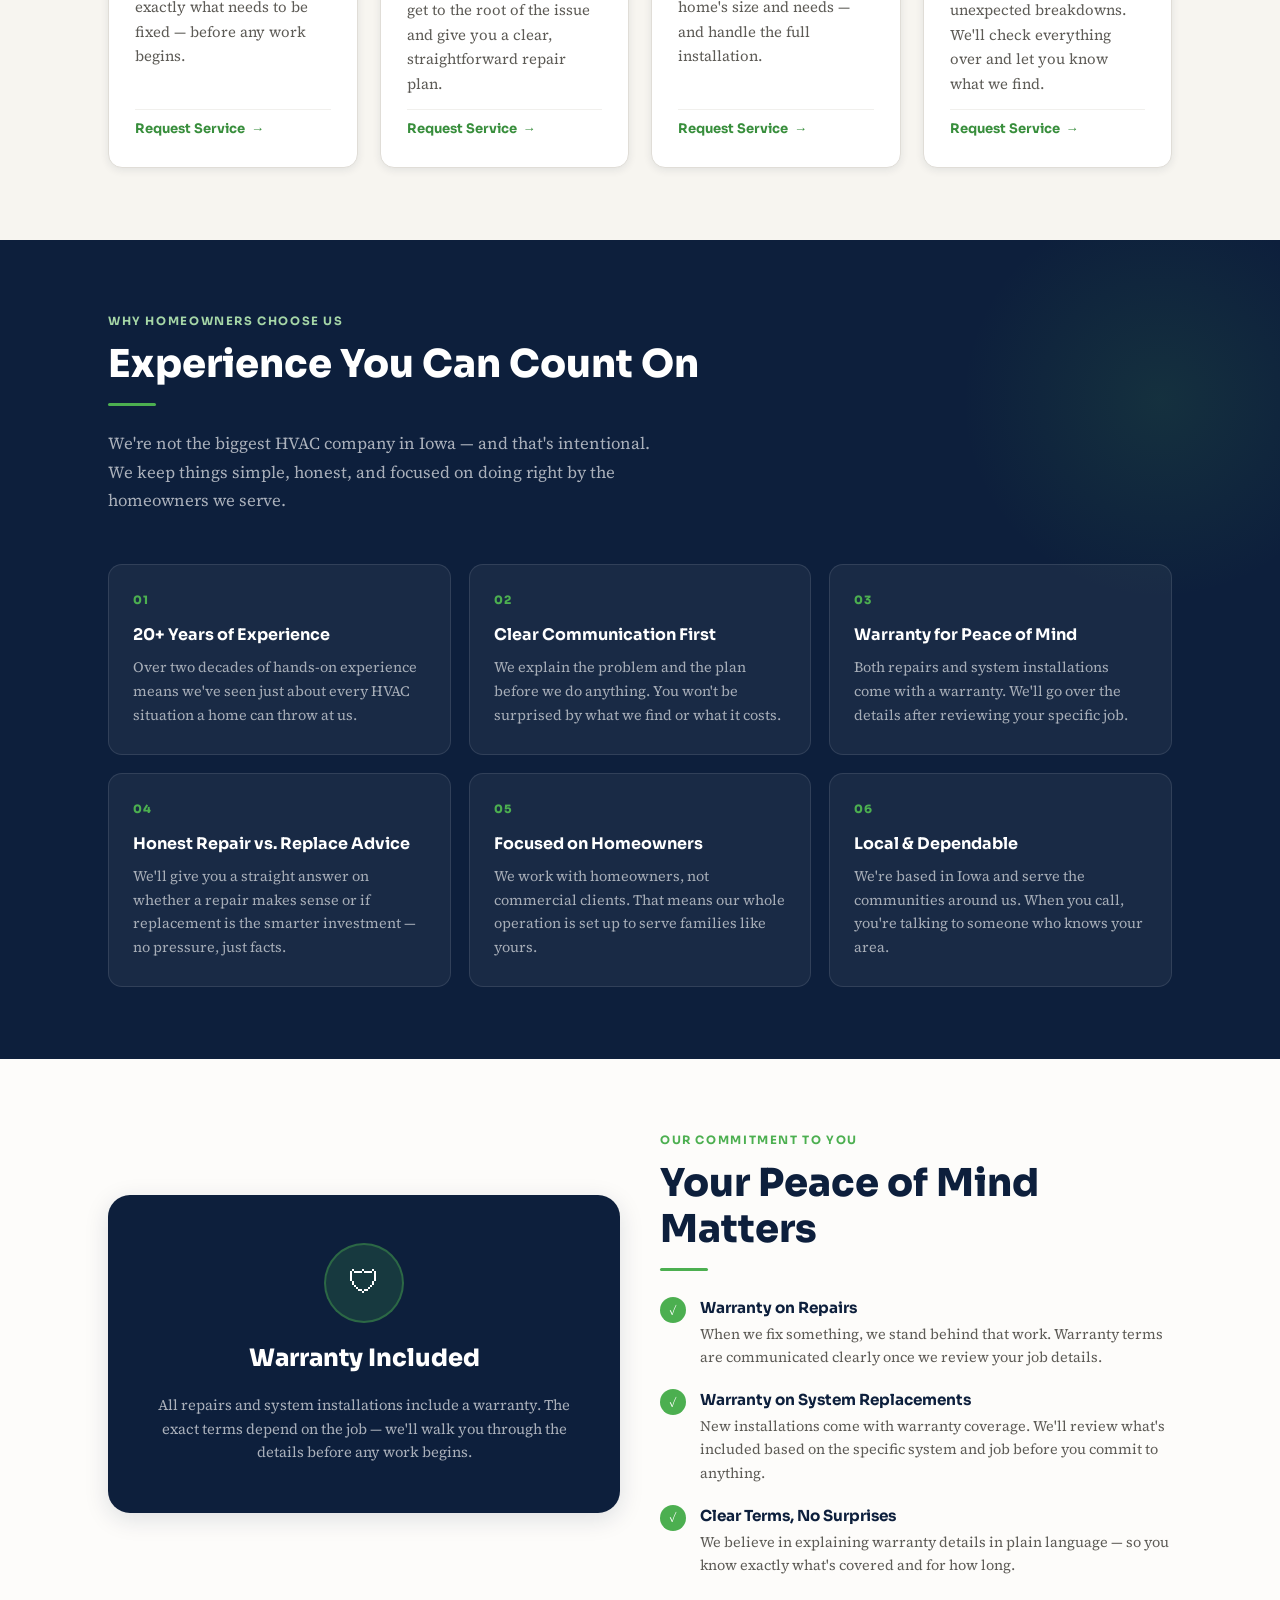
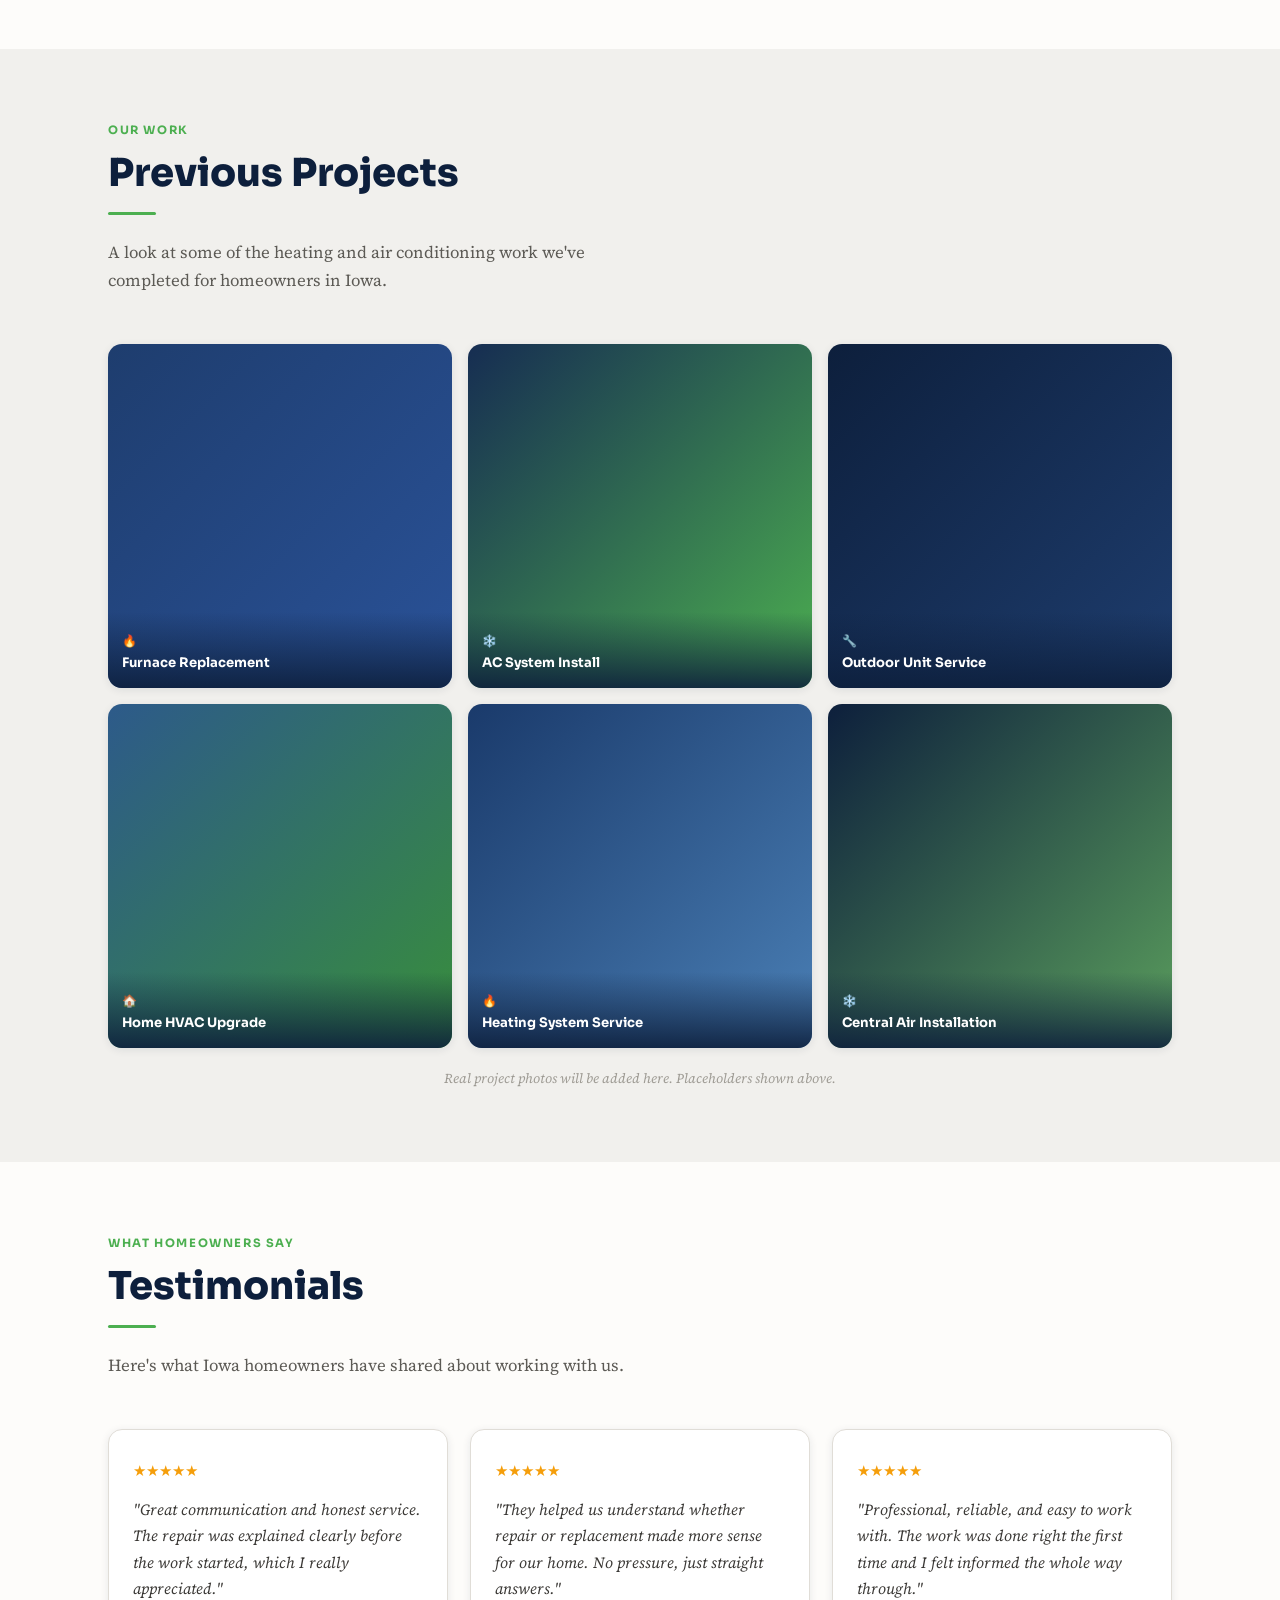
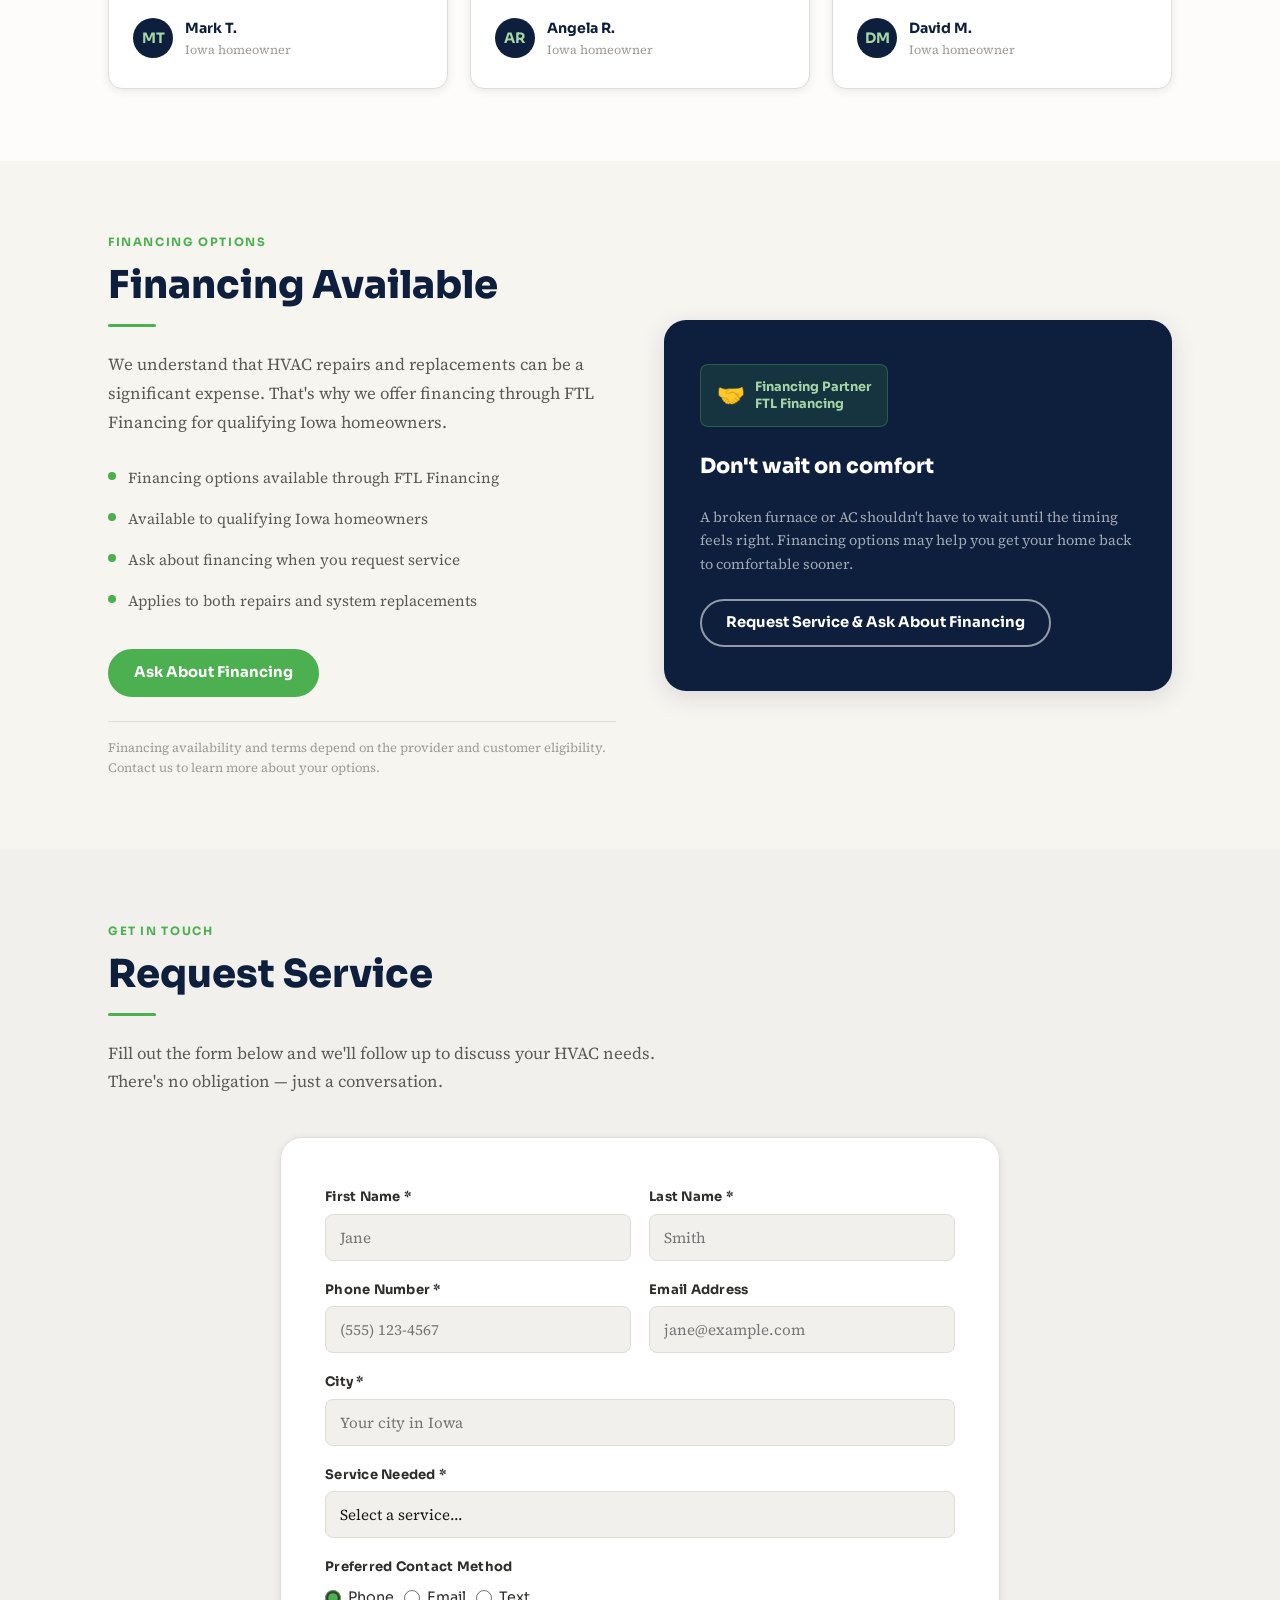
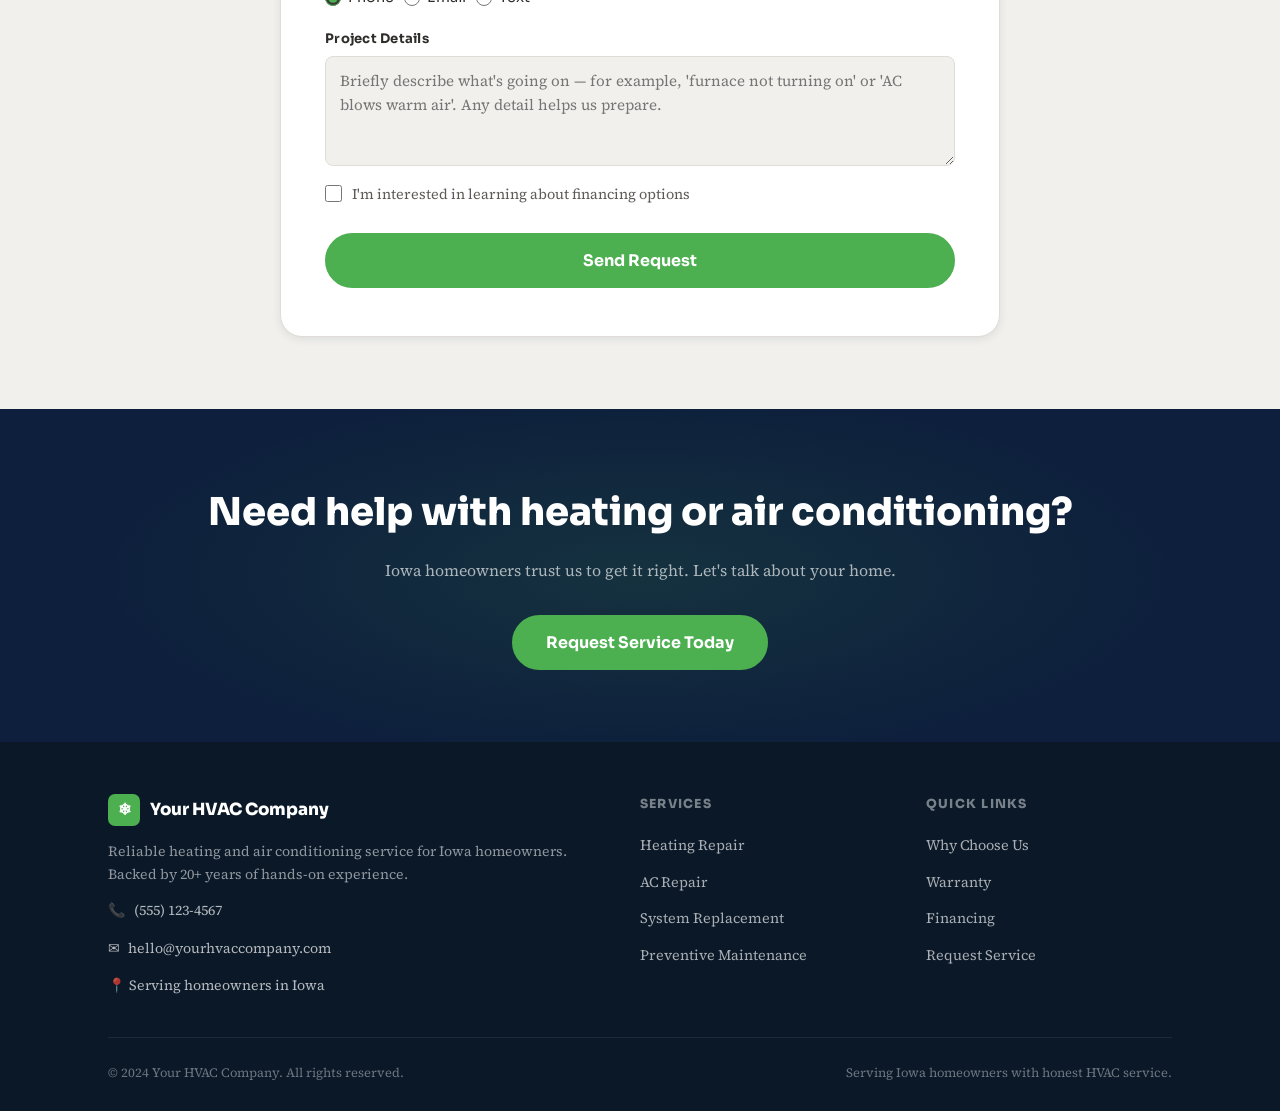
<file: index (old).html>
<!DOCTYPE html>
<html lang="en">
<head>
  <meta charset="UTF-8" />
  <meta name="viewport" content="width=device-width, initial-scale=1.0" />
  <!-- REPLACE: Update the title with your real business name -->
  <title>Your HVAC Company | Iowa Heating & Air Conditioning</title>
  <meta name="description" content="Reliable heating and air conditioning repair and replacement for Iowa homeowners. 20+ years of experience. Warranty included. Financing available." />

  <!-- Google Fonts: Sora (display) + Source Serif 4 (body warmth) -->
  <link rel="preconnect" href="https://fonts.googleapis.com" />
  <link rel="preconnect" href="https://fonts.gstatic.com" crossorigin />
  <link href="https://fonts.googleapis.com/css2?family=Sora:wght@400;600;700;800&family=Source+Serif+4:ital,opsz,wght@0,8..60,300;0,8..60,400;1,8..60,300&display=swap" rel="stylesheet" />

  <style>
    /* ============================================================
       CSS VARIABLES — Edit colors and fonts here to rebrand easily
       ============================================================ */
    :root {
      --navy:        #0d1f3c;
      --navy-mid:    #162d52;
      --navy-light:  #1e3d6e;
      --green:       #4caf50;
      --green-dark:  #388e3c;
      --green-light: #a5d6a7;
      --cream:       #f7f5f0;
      --warm-white:  #fdfcfa;
      --gray-100:    #f1f0ed;
      --gray-200:    #e0ddd7;
      --gray-400:    #9e9b94;
      --gray-600:    #5c5a55;
      --gray-800:    #2e2d2a;
      --text-dark:   #1a1916;
      --text-mid:    #3a3835;
      --shadow-sm:   0 2px 8px rgba(13,31,60,0.09);
      --shadow-md:   0 6px 24px rgba(13,31,60,0.13);
      --shadow-lg:   0 16px 48px rgba(13,31,60,0.18);
      --radius-sm:   8px;
      --radius-md:   14px;
      --radius-lg:   22px;
      --font-display: 'Sora', sans-serif;
      --font-body:    'Source Serif 4', Georgia, serif;
      --transition:  0.22s ease;
    }

    /* ============================================================
       RESET & BASE
       ============================================================ */
    *, *::before, *::after { box-sizing: border-box; margin: 0; padding: 0; }

    html {
      scroll-behavior: smooth;
      scroll-padding-top: 76px;
      font-size: 16px;
      overflow-x: hidden;
    }

    body {
      font-family: var(--font-body);
      color: var(--text-dark);
      background: var(--warm-white);
      line-height: 1.65;
      -webkit-font-smoothing: antialiased;
      overflow-x: hidden;
      min-width: 0;
    }

    img { display: block; max-width: 100%; width: 100%; height: auto; object-fit: cover; }

    a { color: inherit; text-decoration: none; }

    ul { list-style: none; }


    /* Prevent small pieces of content from forcing the whole page wider than the viewport. */
    main, section, header, footer,
    .container, .hero-inner,
    .hero-content, .hero-image-wrap,
    .service-card, .why-card, .testimonial-card,
    .warranty-badge-large, .financing-visual,
    .service-form, .footer-brand {
      min-width: 0;
      max-width: 100%;
    }

    .hero-headline, .section-title, .section-subtitle,
    .service-title, .why-card-title, .testimonial-quote,
    .footer-tagline, .footer-contact-item,
    .financing-visual-title, .financing-visual-sub {
      overflow-wrap: break-word;
    }

    /* ============================================================
       UTILITY CLASSES
       ============================================================ */
    .container {
      width: 100%;
      max-width: 1120px;
      margin: 0 auto;
      padding-inline: clamp(16px, 5vw, 28px);
      min-width: 0;
    }

    .section-label {
      font-family: var(--font-display);
      font-size: 0.72rem;
      font-weight: 700;
      letter-spacing: 0.14em;
      text-transform: uppercase;
      color: var(--green);
      margin-bottom: 10px;
    }

    .section-title {
      font-family: var(--font-display);
      font-size: clamp(1.6rem, 4vw, 2.4rem);
      font-weight: 800;
      line-height: 1.2;
      color: var(--navy);
      margin-bottom: 14px;
    }

    .section-subtitle {
      font-size: 1.05rem;
      color: var(--gray-600);
      max-width: 560px;
      line-height: 1.7;
    }

    .btn {
      display: inline-flex;
      align-items: center;
      justify-content: center;
      gap: 8px;
      font-family: var(--font-display);
      font-size: 0.92rem;
      font-weight: 700;
      padding: 13px 24px;
      border-radius: 50px;
      cursor: pointer;
      border: 2px solid transparent;
      transition: background var(--transition), color var(--transition),
                  border-color var(--transition), transform var(--transition),
                  box-shadow var(--transition);
      white-space: normal;
      text-align: center;
      text-decoration: none;
      line-height: 1.2;
      max-width: 100%;
      min-width: 0;
    }

    .btn:active { transform: scale(0.97); }

    .btn-primary {
      background: var(--green);
      color: #fff;
      border-color: var(--green);
    }
    .btn-primary:hover {
      background: var(--green-dark);
      border-color: var(--green-dark);
      box-shadow: 0 4px 18px rgba(76,175,80,0.38);
    }

    .btn-outline-white {
      background: transparent;
      color: #fff;
      border-color: rgba(255,255,255,0.55);
    }
    .btn-outline-white:hover {
      background: rgba(255,255,255,0.12);
      border-color: #fff;
    }

    .btn-outline-navy {
      background: transparent;
      color: var(--navy);
      border-color: var(--navy);
    }
    .btn-outline-navy:hover {
      background: var(--navy);
      color: #fff;
    }

    .btn-lg {
      font-size: 1rem;
      padding: 16px 32px;
    }

    section { padding: clamp(56px, 9vw, 72px) 0; }

    @media (min-width: 520px) {
      .btn { white-space: nowrap; }
    }

    @media (max-width: 420px) {
      .btn,
      .btn-lg {
        width: 100%;
        padding-inline: 18px;
      }
    }

    /* ============================================================
       HEADER / NAV
       ============================================================ */
    .site-header {
      position: sticky;
      top: 0;
      z-index: 1000;
      background: var(--navy);
      box-shadow: 0 2px 16px rgba(13,31,60,0.22);
      transition: background var(--transition);
    }

    .nav-inner {
      display: flex;
      align-items: center;
      justify-content: space-between;
      gap: 16px;
      height: 64px;
      min-width: 0;
    }

    /* REPLACE: Swap this text/logo with your real business logo image */
    .nav-logo {
      display: flex;
      align-items: center;
      gap: 10px;
      font-family: var(--font-display);
      font-weight: 800;
      font-size: clamp(0.92rem, 2.4vw, 1.08rem);
      color: #fff;
      letter-spacing: -0.01em;
      min-width: 0;
      max-width: calc(100vw - 96px);
      white-space: nowrap;
      overflow: hidden;
      text-overflow: ellipsis;
    }

    .nav-logo-icon {
      width: 34px;
      height: 34px;
      background: var(--green);
      border-radius: 8px;
      display: flex;
      align-items: center;
      justify-content: center;
      font-size: 1.1rem;
      flex: 0 0 auto;
    }

    .nav-links {
      display: none;
      align-items: center;
      gap: 2px;
      min-width: 0;
      flex-shrink: 1;
    }

    .nav-links a {
      font-family: var(--font-display);
      font-size: 0.84rem;
      font-weight: 600;
      color: rgba(255,255,255,0.78);
      padding: 8px 10px;
      border-radius: 6px;
      transition: color var(--transition), background var(--transition);
      white-space: nowrap;
    }

    .nav-links a:hover {
      color: #fff;
      background: rgba(255,255,255,0.08);
    }

    .nav-cta {
      display: none;
      flex: 0 0 auto;
      padding-inline: 18px;
    }

    .hamburger {
      background: none;
      border: none;
      cursor: pointer;
      padding: 8px;
      display: flex;
      flex-direction: column;
      gap: 5px;
      flex: 0 0 auto;
    }

    .hamburger span {
      display: block;
      width: 24px;
      height: 2px;
      background: #fff;
      border-radius: 2px;
      transition: transform var(--transition), opacity var(--transition);
    }

    .hamburger.open span:nth-child(1) { transform: translateY(7px) rotate(45deg); }
    .hamburger.open span:nth-child(2) { opacity: 0; }
    .hamburger.open span:nth-child(3) { transform: translateY(-7px) rotate(-45deg); }

    /* Mobile menu drawer */
    .mobile-menu {
      display: none;
      flex-direction: column;
      background: var(--navy-mid);
      padding: 12px clamp(16px, 5vw, 28px) 24px;
      border-top: 1px solid rgba(255,255,255,0.08);
      width: 100%;
      max-width: 100%;
    }

    .mobile-menu.open { display: flex; }

    .mobile-menu a {
      font-family: var(--font-display);
      font-size: 1rem;
      font-weight: 600;
      color: rgba(255,255,255,0.85);
      padding: 13px 0;
      border-bottom: 1px solid rgba(255,255,255,0.08);
      transition: color var(--transition);
    }

    .mobile-menu a:last-child { border-bottom: none; }
    .mobile-menu a:hover { color: var(--green-light); }

    .mobile-menu-cta {
      margin-top: 16px;
      width: 100%;
      justify-content: center;
    }

    @media (min-width: 1080px) {
      .hamburger { display: none; }
      .nav-links { display: flex; }
      .nav-cta { display: inline-flex; }
    }

    @media (min-width: 1080px) and (max-width: 1180px) {
      .nav-logo { font-size: 0.96rem; }
      .nav-links a {
        font-size: 0.78rem;
        padding-inline: 7px;
      }
      .nav-cta {
        font-size: 0.82rem;
        padding-inline: 14px;
      }
    }

    /* ============================================================
       HERO
       ============================================================ */
    .hero {
      position: relative;
      background: var(--navy);
      overflow: hidden;
      padding: 0;
      min-height: min(92vh, 760px);
      display: flex;
      align-items: center;
    }

    /* Subtle geometric background texture */
    .hero::before {
      content: '';
      position: absolute;
      inset: 0;
      background:
        radial-gradient(ellipse 70% 60% at 80% 40%, rgba(76,175,80,0.10) 0%, transparent 60%),
        radial-gradient(ellipse 50% 80% at -10% 80%, rgba(76,175,80,0.07) 0%, transparent 60%),
        linear-gradient(160deg, #0d1f3c 0%, #162d52 55%, #1e3d6e 100%);
      pointer-events: none;
    }

    /* Decorative dot grid */
    .hero::after {
      content: '';
      position: absolute;
      inset: 0;
      background-image: radial-gradient(circle, rgba(255,255,255,0.06) 1px, transparent 1px);
      background-size: 30px 30px;
      pointer-events: none;
    }

    .hero-inner {
      position: relative;
      z-index: 2;
      width: 100%;
      padding: clamp(64px, 12vw, 100px) clamp(16px, 5vw, 28px) clamp(56px, 10vw, 88px);
      max-width: 1120px;
      margin: 0 auto;
      display: grid;
      grid-template-columns: minmax(0, 1fr);
      gap: clamp(32px, 7vw, 48px);
      align-items: center;
    }

    .hero-eyebrow {
      display: inline-flex;
      align-items: center;
      gap: 8px;
      font-family: var(--font-display);
      font-size: 0.75rem;
      font-weight: 700;
      letter-spacing: 0.12em;
      text-transform: uppercase;
      color: var(--green-light);
      background: rgba(76,175,80,0.14);
      border: 1px solid rgba(76,175,80,0.28);
      padding: 6px 14px;
      border-radius: 50px;
      margin-bottom: 20px;
      max-width: 100%;
      white-space: normal;
      overflow-wrap: break-word;
    }

    .hero-eyebrow::before {
      content: '';
      width: 6px;
      height: 6px;
      background: var(--green);
      border-radius: 50%;
    }

    .hero-headline {
      font-family: var(--font-display);
      font-size: clamp(2rem, 6vw, 3.4rem);
      font-weight: 800;
      line-height: 1.12;
      color: #fff;
      letter-spacing: -0.02em;
      margin-bottom: 18px;
    }

    .hero-headline em {
      font-style: normal;
      color: var(--green-light);
    }

    .hero-subheadline {
      font-family: var(--font-body);
      font-size: clamp(1rem, 2.5vw, 1.18rem);
      color: rgba(255,255,255,0.72);
      line-height: 1.72;
      margin-bottom: 36px;
      max-width: 520px;
    }

    .hero-buttons {
      display: flex;
      flex-wrap: wrap;
      gap: 12px;
      margin-bottom: 44px;
    }

    @media (max-width: 420px) {
      .hero-buttons { flex-direction: column; }
    }

    /* Trust badges */
    .hero-badges {
      display: flex;
      flex-wrap: wrap;
      gap: 12px;
    }

    .trust-badge {
      display: flex;
      align-items: center;
      gap: 9px;
      background: rgba(255,255,255,0.07);
      border: 1px solid rgba(255,255,255,0.13);
      border-radius: 50px;
      padding: 9px 16px;
      font-family: var(--font-display);
      font-size: 0.8rem;
      font-weight: 700;
      color: rgba(255,255,255,0.88);
      max-width: 100%;
      min-width: 0;
      overflow-wrap: break-word;
    }

    @media (max-width: 420px) {
      .hero-badges { flex-direction: column; }
      .trust-badge {
        width: 100%;
        border-radius: var(--radius-sm);
        align-items: flex-start;
      }
    }

    .trust-badge-icon {
      font-size: 1rem;
    }

    /* Hero image card */
    .hero-image-wrap {
      position: relative;
    }

    .hero-image-card {
      border-radius: var(--radius-lg);
      overflow: hidden;
      box-shadow: var(--shadow-lg);
      aspect-ratio: 4/3;
      /* REPLACE: Replace this gradient with a real photo of your work or a home HVAC install */
      background: linear-gradient(135deg, #1e3d6e 0%, #2d5a8a 50%, #4caf50 130%);
      position: relative;
    }

    .hero-image-card img {
      height: 100%;
      opacity: 0.85;
    }

    /* Overlay text on hero card */
    .hero-card-badge {
      position: absolute;
      bottom: clamp(12px, 4vw, 20px);
      left: clamp(12px, 4vw, 20px);
      right: clamp(12px, 4vw, 20px);
      background: rgba(13,31,60,0.86);
      backdrop-filter: blur(8px);
      border-radius: var(--radius-sm);
      padding: 14px 18px;
      display: flex;
      align-items: center;
      justify-content: space-between;
      flex-wrap: wrap;
      gap: 12px;
      min-width: 0;
    }

    .hero-card-badge-text {
      font-family: var(--font-display);
      font-size: 0.85rem;
      font-weight: 700;
      color: #fff;
    }

    .hero-card-badge-sub {
      font-size: 0.75rem;
      color: rgba(255,255,255,0.65);
      font-family: var(--font-display);
    }

    .hero-card-badge-stat {
      font-family: var(--font-display);
      font-size: 1.4rem;
      font-weight: 800;
      color: var(--green-light);
    }

    @media (min-width: 900px) {
      .hero-inner {
        grid-template-columns: minmax(0, 1fr) minmax(0, 1fr);
        min-height: min(88vh, 760px);
        padding-block: 100px;
      }
    }

    @media (max-width: 420px) {
      .hero-image-card { aspect-ratio: 4/3.35; }
      .hero-card-badge-stat { font-size: 1.15rem; }
    }

    /* ============================================================
       SERVICES SECTION
       ============================================================ */
    #services {
      background: var(--cream);
    }

    .services-header {
      margin-bottom: 48px;
    }

    .services-grid {
      display: grid;
      grid-template-columns: 1fr;
      gap: 22px;
    }

    @media (min-width: 600px) {
      .services-grid { grid-template-columns: repeat(2, minmax(0, 1fr)); }
    }

    @media (min-width: 1000px) {
      .services-grid { grid-template-columns: repeat(4, minmax(0, 1fr)); }
    }

    .service-card {
      background: #fff;
      border-radius: var(--radius-md);
      padding: 30px 26px 28px;
      box-shadow: var(--shadow-sm);
      border: 1px solid var(--gray-200);
      transition: transform var(--transition), box-shadow var(--transition);
      display: flex;
      flex-direction: column;
      gap: 12px;
    }

    .service-card:hover {
      transform: translateY(-4px);
      box-shadow: var(--shadow-md);
    }

    .service-icon {
      width: 52px;
      height: 52px;
      background: var(--navy);
      border-radius: 12px;
      display: flex;
      align-items: center;
      justify-content: center;
      font-size: 1.5rem;
      flex-shrink: 0;
    }

    .service-title {
      font-family: var(--font-display);
      font-size: 1.05rem;
      font-weight: 700;
      color: var(--navy);
    }

    .service-desc {
      font-size: 0.93rem;
      color: var(--gray-600);
      line-height: 1.65;
    }

    .service-link {
      margin-top: auto;
      display: inline-flex;
      align-items: center;
      gap: 6px;
      font-family: var(--font-display);
      font-size: 0.82rem;
      font-weight: 700;
      color: var(--green-dark);
      padding-top: 8px;
      border-top: 1px solid var(--gray-100);
    }

    .service-link::after { content: ' →'; }

    /* ============================================================
       WHY CHOOSE US
       ============================================================ */
    #why {
      background: var(--navy);
      position: relative;
      overflow: hidden;
    }

    #why::before {
      content: '';
      position: absolute;
      top: -40px;
      right: -80px;
      width: 400px;
      height: 400px;
      background: radial-gradient(circle, rgba(76,175,80,0.12) 0%, transparent 70%);
      pointer-events: none;
    }

    #why .section-title { color: #fff; }
    #why .section-label { color: var(--green-light); }
    #why .section-subtitle { color: rgba(255,255,255,0.65); }

    .why-grid {
      display: grid;
      grid-template-columns: 1fr;
      gap: 18px;
      margin-top: 48px;
    }

    @media (min-width: 600px) {
      .why-grid { grid-template-columns: repeat(2, minmax(0, 1fr)); }
    }

    @media (min-width: 960px) {
      .why-grid { grid-template-columns: repeat(3, minmax(0, 1fr)); }
    }

    .why-card {
      background: rgba(255,255,255,0.05);
      border: 1px solid rgba(255,255,255,0.1);
      border-radius: var(--radius-md);
      padding: 26px 24px;
      transition: background var(--transition), border-color var(--transition);
    }

    .why-card:hover {
      background: rgba(255,255,255,0.09);
      border-color: rgba(76,175,80,0.35);
    }

    .why-num {
      font-family: var(--font-display);
      font-size: 0.72rem;
      font-weight: 800;
      letter-spacing: 0.1em;
      color: var(--green);
      margin-bottom: 12px;
    }

    .why-card-title {
      font-family: var(--font-display);
      font-size: 1rem;
      font-weight: 700;
      color: #fff;
      margin-bottom: 8px;
    }

    .why-card-desc {
      font-size: 0.9rem;
      color: rgba(255,255,255,0.62);
      line-height: 1.65;
    }

    /* ============================================================
       WARRANTY / PEACE OF MIND
       ============================================================ */
    #warranty {
      background: var(--warm-white);
    }

    .warranty-wrap {
      display: grid;
      grid-template-columns: 1fr;
      gap: 40px;
      align-items: center;
    }

    @media (min-width: 860px) {
      .warranty-wrap { grid-template-columns: minmax(0, 1fr) minmax(0, 1fr); }
    }

    .warranty-badge-large {
      background: var(--navy);
      border-radius: var(--radius-lg);
      padding: 48px 36px;
      text-align: center;
      color: #fff;
      display: flex;
      flex-direction: column;
      align-items: center;
      gap: 16px;
      box-shadow: var(--shadow-md);
    }

    .warranty-icon-wrap {
      width: 80px;
      height: 80px;
      background: rgba(76,175,80,0.18);
      border: 2px solid rgba(76,175,80,0.4);
      border-radius: 50%;
      display: flex;
      align-items: center;
      justify-content: center;
      font-size: 2rem;
    }

    .warranty-badge-title {
      font-family: var(--font-display);
      font-size: 1.5rem;
      font-weight: 800;
    }

    .warranty-badge-sub {
      font-size: 0.92rem;
      color: rgba(255,255,255,0.65);
      line-height: 1.6;
    }

    .warranty-points {
      display: flex;
      flex-direction: column;
      gap: 18px;
    }

    .warranty-point {
      display: flex;
      gap: 14px;
      align-items: flex-start;
    }

    .warranty-check {
      width: 26px;
      height: 26px;
      background: var(--green);
      border-radius: 50%;
      display: flex;
      align-items: center;
      justify-content: center;
      font-size: 0.8rem;
      color: #fff;
      flex-shrink: 0;
      margin-top: 2px;
    }

    .warranty-point-text strong {
      display: block;
      font-family: var(--font-display);
      font-size: 0.95rem;
      font-weight: 700;
      color: var(--navy);
      margin-bottom: 3px;
    }

    .warranty-point-text p {
      font-size: 0.9rem;
      color: var(--gray-600);
      line-height: 1.6;
    }

    /* ============================================================
       PROJECTS GALLERY
       ============================================================ */
    #projects {
      background: var(--gray-100);
    }

    .projects-grid {
      display: grid;
      grid-template-columns: repeat(2, minmax(0, 1fr));
      gap: clamp(12px, 3vw, 16px);
      margin-top: 48px;
    }

    @media (min-width: 768px) {
      .projects-grid { grid-template-columns: repeat(3, minmax(0, 1fr)); }
    }

    .project-card {
      border-radius: var(--radius-md);
      overflow: hidden;
      box-shadow: var(--shadow-sm);
      background: var(--navy-light);
      aspect-ratio: 1;
      position: relative;
      cursor: pointer;
      transition: transform var(--transition), box-shadow var(--transition);
    }

    .project-card:hover {
      transform: scale(1.02);
      box-shadow: var(--shadow-md);
    }

    /* REPLACE: Replace these gradient placeholders with real project photos */
    .project-card:nth-child(1) { background: linear-gradient(135deg, #1e3d6e, #2a5298); }
    .project-card:nth-child(2) { background: linear-gradient(135deg, #162d52, #4caf50); }
    .project-card:nth-child(3) { background: linear-gradient(135deg, #0d1f3c, #1e3d6e); }
    .project-card:nth-child(4) { background: linear-gradient(135deg, #2d5a8a, #388e3c); }
    .project-card:nth-child(5) { background: linear-gradient(135deg, #1a3a6b, #4a7fb5); }
    .project-card:nth-child(6) { background: linear-gradient(135deg, #0d1f3c, #5a9e5d); }

    .project-card img {
      width: 100%;
      height: 100%;
      object-fit: cover;
      opacity: 0.6;
    }

    .project-caption {
      position: absolute;
      bottom: 0; left: 0; right: 0;
      background: linear-gradient(transparent, rgba(13,31,60,0.9));
      padding: 20px 14px 14px;
    }

    .project-caption-text {
      font-family: var(--font-display);
      font-size: 0.82rem;
      font-weight: 700;
      color: #fff;
    }

    .project-caption-icon {
      font-size: 0.75rem;
      color: var(--green-light);
    }

    .projects-note {
      margin-top: 20px;
      font-size: 0.85rem;
      color: var(--gray-400);
      text-align: center;
      font-style: italic;
    }

    /* ============================================================
       TESTIMONIALS
       ============================================================ */
    #testimonials {
      background: var(--warm-white);
    }

    .testimonials-grid {
      display: grid;
      grid-template-columns: 1fr;
      gap: 22px;
      margin-top: 48px;
    }

    @media (min-width: 640px) {
      .testimonials-grid { grid-template-columns: repeat(2, minmax(0, 1fr)); }
    }

    @media (min-width: 960px) {
      .testimonials-grid { grid-template-columns: repeat(3, minmax(0, 1fr)); }
    }

    .testimonial-card {
      background: #fff;
      border: 1px solid var(--gray-200);
      border-radius: var(--radius-md);
      padding: 28px 24px;
      box-shadow: var(--shadow-sm);
      display: flex;
      flex-direction: column;
      gap: 14px;
    }

    .testimonial-stars {
      display: flex;
      gap: 3px;
      color: #f59e0b;
      font-size: 0.95rem;
    }

    .testimonial-quote {
      font-size: 0.97rem;
      color: var(--text-mid);
      line-height: 1.7;
      font-style: italic;
    }

    .testimonial-author {
      display: flex;
      align-items: center;
      gap: 12px;
      margin-top: auto;
    }

    .testimonial-avatar {
      width: 40px;
      height: 40px;
      background: var(--navy);
      border-radius: 50%;
      display: flex;
      align-items: center;
      justify-content: center;
      font-family: var(--font-display);
      font-weight: 700;
      font-size: 0.9rem;
      color: var(--green-light);
      flex-shrink: 0;
    }

    .testimonial-name {
      font-family: var(--font-display);
      font-size: 0.88rem;
      font-weight: 700;
      color: var(--navy);
    }

    .testimonial-location {
      font-size: 0.78rem;
      color: var(--gray-400);
    }

    /* ============================================================
       FINANCING
       ============================================================ */
    #financing {
      background: var(--cream);
    }

    .financing-inner {
      display: grid;
      grid-template-columns: 1fr;
      gap: 48px;
      align-items: center;
    }

    @media (min-width: 860px) {
      .financing-inner { grid-template-columns: minmax(0, 1fr) minmax(0, 1fr); }
    }

    .financing-highlights {
      display: flex;
      flex-direction: column;
      gap: 16px;
      margin: 28px 0 36px;
    }

    .financing-item {
      display: flex;
      align-items: flex-start;
      gap: 12px;
      font-size: 0.95rem;
      color: var(--gray-600);
    }

    .financing-item-dot {
      width: 8px;
      height: 8px;
      background: var(--green);
      border-radius: 50%;
      margin-top: 7px;
      flex-shrink: 0;
    }

    .financing-disclaimer {
      font-size: 0.8rem;
      color: var(--gray-400);
      line-height: 1.55;
      border-top: 1px solid var(--gray-200);
      padding-top: 16px;
      margin-top: 24px;
    }

    .financing-visual {
      background: var(--navy);
      border-radius: var(--radius-lg);
      padding: clamp(28px, 6vw, 44px) clamp(20px, 5vw, 36px);
      display: flex;
      flex-direction: column;
      align-items: flex-start;
      gap: 22px;
      box-shadow: var(--shadow-md);
    }

    .financing-visual .btn {
      align-self: flex-start;
    }

    @media (max-width: 520px) {
      .financing-visual .btn {
        width: 100%;
      }
    }

    .financing-visual-title {
      font-family: var(--font-display);
      font-size: 1.3rem;
      font-weight: 800;
      color: #fff;
    }

    .financing-visual-sub {
      font-size: 0.9rem;
      color: rgba(255,255,255,0.62);
      line-height: 1.65;
    }

    .financing-partner-badge {
      display: inline-flex;
      align-items: center;
      gap: 10px;
      background: rgba(76,175,80,0.15);
      border: 1px solid rgba(76,175,80,0.35);
      border-radius: 8px;
      padding: 12px 16px;
      max-width: 100%;
      min-width: 0;
    }

    .financing-partner-icon {
      font-size: 1.4rem;
    }

    .financing-partner-label {
      font-family: var(--font-display);
      font-size: 0.8rem;
      font-weight: 700;
      color: var(--green-light);
      line-height: 1.3;
    }

    /* ============================================================
       REQUEST SERVICE FORM
       ============================================================ */
    #request {
      background: var(--warm-white);
    }

    .form-header {
      margin-bottom: 40px;
    }

    .service-form {
      background: #fff;
      border: 1px solid var(--gray-200);
      border-radius: var(--radius-lg);
      padding: clamp(28px, 6vw, 40px) clamp(18px, 5vw, 28px);
      box-shadow: var(--shadow-sm);
      max-width: 720px;
      margin: 0 auto;
    }

    @media (min-width: 600px) {
      .service-form { padding: 48px 44px; }
    }

    .form-row {
      display: grid;
      grid-template-columns: 1fr;
      gap: 18px;
      margin-bottom: 18px;
    }

    @media (min-width: 580px) {
      .form-row.two-col { grid-template-columns: minmax(0, 1fr) minmax(0, 1fr); }
    }

    .form-group {
      display: flex;
      flex-direction: column;
      gap: 6px;
    }

    .form-label {
      font-family: var(--font-display);
      font-size: 0.82rem;
      font-weight: 700;
      color: var(--gray-800);
      letter-spacing: 0.02em;
    }

    .form-control {
      font-family: var(--font-body);
      font-size: 0.95rem;
      color: var(--text-dark);
      background: var(--gray-100);
      border: 1.5px solid var(--gray-200);
      border-radius: var(--radius-sm);
      padding: 12px 14px;
      width: 100%;
      min-width: 0;
      transition: border-color var(--transition), background var(--transition);
      appearance: none;
    }

    .form-control:focus {
      outline: none;
      border-color: var(--green);
      background: #fff;
    }

    textarea.form-control {
      min-height: 110px;
      resize: vertical;
      line-height: 1.6;
    }

    .radio-group {
      display: flex;
      flex-wrap: wrap;
      gap: 10px;
      margin-top: 2px;
    }

    .radio-label {
      display: flex;
      align-items: center;
      gap: 7px;
      font-size: 0.9rem;
      color: var(--gray-800);
      cursor: pointer;
      font-family: var(--font-display);
    }

    .radio-label input[type="radio"] {
      accent-color: var(--green);
      width: 16px;
      height: 16px;
    }

    .checkbox-label {
      display: flex;
      align-items: flex-start;
      gap: 10px;
      font-size: 0.9rem;
      color: var(--gray-600);
      cursor: pointer;
      line-height: 1.5;
    }

    .checkbox-label input[type="checkbox"] {
      accent-color: var(--green);
      width: 17px;
      height: 17px;
      flex-shrink: 0;
      margin-top: 1px;
    }

    .form-submit-wrap {
      margin-top: 28px;
    }

    .btn-submit {
      width: 100%;
      justify-content: center;
      font-size: 1rem;
      padding: 16px 32px;
    }

    /* Form success message */
    .form-success {
      display: none;
      background: #f0fdf4;
      border: 1.5px solid var(--green);
      border-radius: var(--radius-md);
      padding: 32px 28px;
      text-align: center;
      flex-direction: column;
      align-items: center;
      gap: 12px;
    }

    .form-success.visible { display: flex; }

    .form-success-icon {
      font-size: 2.5rem;
    }

    .form-success-title {
      font-family: var(--font-display);
      font-size: 1.2rem;
      font-weight: 800;
      color: var(--green-dark);
    }

    .form-success-msg {
      font-size: 0.95rem;
      color: var(--gray-600);
      line-height: 1.65;
    }

    /* ============================================================
       FINAL CTA BANNER
       ============================================================ */
    .cta-banner {
      background: var(--navy);
      padding: 72px 0;
      text-align: center;
      position: relative;
      overflow: hidden;
    }

    .cta-banner::before {
      content: '';
      position: absolute;
      inset: 0;
      background: radial-gradient(ellipse 60% 80% at 50% 50%, rgba(76,175,80,0.13) 0%, transparent 70%);
      pointer-events: none;
    }

    .cta-banner-inner {
      position: relative;
      z-index: 1;
    }

    .cta-banner-title {
      font-family: var(--font-display);
      font-size: clamp(1.6rem, 4vw, 2.4rem);
      font-weight: 800;
      color: #fff;
      margin-bottom: 12px;
    }

    .cta-banner-sub {
      font-size: 1rem;
      color: rgba(255,255,255,0.65);
      margin-bottom: 32px;
    }

    @media (max-width: 420px) {
      .cta-banner .btn { width: 100%; }
    }

    /* ============================================================
       FOOTER
       ============================================================ */
    footer {
      background: #0a1828;
      color: rgba(255,255,255,0.7);
      padding: 52px 0 28px;
    }

    .footer-inner {
      display: grid;
      grid-template-columns: 1fr;
      gap: 40px;
      margin-bottom: 40px;
    }

    @media (min-width: 640px) {
      .footer-inner { grid-template-columns: repeat(2, minmax(0, 1fr)); }
    }

    @media (min-width: 900px) {
      .footer-inner { grid-template-columns: minmax(0, 2fr) minmax(0, 1fr) minmax(0, 1fr); }
    }

    .footer-brand {
      display: flex;
      flex-direction: column;
      gap: 14px;
    }

    /* REPLACE: Swap logo text/icon with your real footer logo */
    .footer-logo {
      display: flex;
      align-items: center;
      gap: 10px;
      font-family: var(--font-display);
      font-weight: 800;
      font-size: 1.05rem;
      color: #fff;
    }

    .footer-logo-icon {
      width: 32px;
      height: 32px;
      background: var(--green);
      border-radius: 7px;
      display: flex;
      align-items: center;
      justify-content: center;
      font-size: 1rem;
    }

    .footer-tagline {
      font-size: 0.88rem;
      line-height: 1.6;
      color: rgba(255,255,255,0.55);
    }

    .footer-contact-item {
      display: flex;
      align-items: flex-start;
      gap: 8px;
      font-size: 0.88rem;
      color: rgba(255,255,255,0.7);
      overflow-wrap: anywhere;
    }

    .footer-contact-item a:hover {
      color: var(--green-light);
    }

    .footer-col-title {
      font-family: var(--font-display);
      font-size: 0.78rem;
      font-weight: 800;
      letter-spacing: 0.1em;
      text-transform: uppercase;
      color: rgba(255,255,255,0.45);
      margin-bottom: 16px;
    }

    .footer-links {
      display: flex;
      flex-direction: column;
      gap: 10px;
    }

    .footer-links a {
      font-size: 0.9rem;
      color: rgba(255,255,255,0.65);
      transition: color var(--transition);
    }

    .footer-links a:hover { color: var(--green-light); }

    .footer-bottom {
      border-top: 1px solid rgba(255,255,255,0.08);
      padding-top: 24px;
      display: flex;
      flex-wrap: wrap;
      gap: 10px;
      justify-content: space-between;
      align-items: center;
    }

    .footer-copyright {
      font-size: 0.8rem;
      color: rgba(255,255,255,0.4);
    }

    .footer-area {
      font-size: 0.8rem;
      color: rgba(255,255,255,0.4);
    }

    /* ============================================================
       SCROLL REVEAL ANIMATION
       ============================================================ */
    .reveal {
      opacity: 0;
      transform: translateY(22px);
      transition: opacity 0.55s ease, transform 0.55s ease;
    }

    .reveal.revealed {
      opacity: 1;
      transform: translateY(0);
    }

    /* ============================================================
       DIVIDER UTILITY
       ============================================================ */
    .divider {
      width: 48px;
      height: 3px;
      background: var(--green);
      border-radius: 2px;
      margin: 16px 0 24px;
    }

  </style>
</head>

<body>

  <!-- ============================================================
       SITE HEADER / NAVIGATION
       ============================================================ -->
  <header class="site-header" id="top">
    <div class="container">
      <nav class="nav-inner">

        <!-- REPLACE: Swap this with your real logo image
             Example: <img src="logo.png" alt="Your HVAC Company Logo" style="height:40px;"> -->
        <a href="#top" class="nav-logo">
          <span class="nav-logo-icon">❄</span>
          Your HVAC Company
        </a>

        <!-- Desktop nav links -->
        <ul class="nav-links">
          <li><a href="#services">Services</a></li>
          <li><a href="#why">Why Choose Us</a></li>
          <li><a href="#projects">Projects</a></li>
          <li><a href="#testimonials">Testimonials</a></li>
          <li><a href="#financing">Financing</a></li>
          <li><a href="#request">Request Service</a></li>
        </ul>

        <!-- Desktop CTA -->
        <a href="#request" class="btn btn-primary nav-cta">Request Service</a>

        <!-- Mobile hamburger -->
        <button class="hamburger" id="hamburger" aria-label="Open navigation menu" aria-expanded="false">
          <span></span><span></span><span></span>
        </button>

      </nav>
    </div>

    <!-- Mobile drawer -->
    <div class="mobile-menu" id="mobileMenu" role="navigation">
      <a href="#services" class="mobile-nav-link">Services</a>
      <a href="#why" class="mobile-nav-link">Why Choose Us</a>
      <a href="#projects" class="mobile-nav-link">Projects</a>
      <a href="#testimonials" class="mobile-nav-link">Testimonials</a>
      <a href="#financing" class="mobile-nav-link">Financing</a>
      <a href="#request" class="mobile-nav-link">Request Service</a>
      <a href="#request" class="btn btn-primary mobile-menu-cta">Request Service</a>
    </div>
  </header>


  <!-- ============================================================
       HERO SECTION
       ============================================================ -->
  <section class="hero" id="hero">
    <div class="hero-inner">

      <!-- Left: Text content -->
      <div class="hero-content">
        <span class="hero-eyebrow">Iowa Heating &amp; Air Conditioning</span>

        <h1 class="hero-headline">
          Reliable <em>Heating &amp; Air</em><br>
          Conditioning Service<br>
          for Iowa Homeowners
        </h1>

        <p class="hero-subheadline">
          Repairs, replacements, and honest HVAC support backed by 20+ years of experience. We explain the job clearly before we start, so you always know what to expect.
        </p>

        <div class="hero-buttons">
          <a href="#request" class="btn btn-primary btn-lg">Request Service</a>
          <a href="#services" class="btn btn-outline-white btn-lg">View Services</a>
        </div>

        <!-- Trust badges -->
        <div class="hero-badges">
          <div class="trust-badge">
            <span class="trust-badge-icon">🏆</span>
            20+ Years Experience
          </div>
          <div class="trust-badge">
            <span class="trust-badge-icon">🛡</span>
            Repair &amp; System Warranty
          </div>
          <div class="trust-badge">
            <span class="trust-badge-icon">💳</span>
            Financing Available
          </div>
        </div>
      </div>

      <!-- Right: Image placeholder -->
      <div class="hero-image-wrap reveal">
        <div class="hero-image-card">
          <!-- REPLACE: Replace with a real photo of your work, your team, or a completed install
               Use an <img> tag here: <img src="hero-photo.jpg" alt="HVAC technician working on system"> -->
        </div>
        <div class="hero-card-badge">
          <div>
            <div class="hero-card-badge-text">Trusted Local Service</div>
            <div class="hero-card-badge-sub">Serving Iowa homeowners</div>
          </div>
          <div class="hero-card-badge-stat">20+</div>
        </div>
      </div>

    </div>
  </section>


  <!-- ============================================================
       SERVICES SECTION
       ============================================================ -->
  <section id="services">
    <div class="container">
      <div class="services-header reveal">
        <p class="section-label">What We Do</p>
        <h2 class="section-title">Heating &amp; Air Conditioning Services</h2>
        <div class="divider"></div>
        <p class="section-subtitle">
          Whether your system needs a repair or it's time for a replacement, we'll help you understand your options and make the right call for your home.
        </p>
      </div>

      <div class="services-grid">

        <!-- Service Card 1 -->
        <div class="service-card reveal">
          <div class="service-icon">🔥</div>
          <div class="service-title">Heating Repair</div>
          <p class="service-desc">
            If your furnace or heating system isn't keeping up, we'll diagnose the problem and walk you through exactly what needs to be fixed — before any work begins.
          </p>
          <a href="#request" class="service-link">Request Service</a>
        </div>

        <!-- Service Card 2 -->
        <div class="service-card reveal">
          <div class="service-icon">❄️</div>
          <div class="service-title">Air Conditioner Repair</div>
          <p class="service-desc">
            From a unit that won't cool properly to a system that won't turn on at all — we get to the root of the issue and give you a clear, straightforward repair plan.
          </p>
          <a href="#request" class="service-link">Request Service</a>
        </div>

        <!-- Service Card 3 -->
        <div class="service-card reveal">
          <div class="service-icon">🏠</div>
          <div class="service-title">System Replacement</div>
          <p class="service-desc">
            When a repair no longer makes financial sense, we'll help you choose the right new system for your home's size and needs — and handle the full installation.
          </p>
          <a href="#request" class="service-link">Request Service</a>
        </div>

        <!-- Service Card 4 -->
        <div class="service-card reveal">
          <div class="service-icon">🔧</div>
          <div class="service-title">Preventive Maintenance</div>
          <p class="service-desc">
            Regular service keeps your system running efficiently and helps you avoid unexpected breakdowns. We'll check everything over and let you know what we find.
          </p>
          <a href="#request" class="service-link">Request Service</a>
        </div>

      </div>
    </div>
  </section>


  <!-- ============================================================
       WHY CHOOSE US SECTION
       ============================================================ -->
  <section id="why">
    <div class="container">
      <div class="reveal">
        <p class="section-label">Why Homeowners Choose Us</p>
        <h2 class="section-title">Experience You Can Count On</h2>
        <div class="divider"></div>
        <p class="section-subtitle">
          We're not the biggest HVAC company in Iowa — and that's intentional. We keep things simple, honest, and focused on doing right by the homeowners we serve.
        </p>
      </div>

      <div class="why-grid">

        <div class="why-card reveal">
          <div class="why-num">01</div>
          <div class="why-card-title">20+ Years of Experience</div>
          <p class="why-card-desc">Over two decades of hands-on experience means we've seen just about every HVAC situation a home can throw at us.</p>
        </div>

        <div class="why-card reveal">
          <div class="why-num">02</div>
          <div class="why-card-title">Clear Communication First</div>
          <p class="why-card-desc">We explain the problem and the plan before we do anything. You won't be surprised by what we find or what it costs.</p>
        </div>

        <div class="why-card reveal">
          <div class="why-num">03</div>
          <div class="why-card-title">Warranty for Peace of Mind</div>
          <p class="why-card-desc">Both repairs and system installations come with a warranty. We'll go over the details after reviewing your specific job.</p>
        </div>

        <div class="why-card reveal">
          <div class="why-num">04</div>
          <div class="why-card-title">Honest Repair vs. Replace Advice</div>
          <p class="why-card-desc">We'll give you a straight answer on whether a repair makes sense or if replacement is the smarter investment — no pressure, just facts.</p>
        </div>

        <div class="why-card reveal">
          <div class="why-num">05</div>
          <div class="why-card-title">Focused on Homeowners</div>
          <p class="why-card-desc">We work with homeowners, not commercial clients. That means our whole operation is set up to serve families like yours.</p>
        </div>

        <div class="why-card reveal">
          <div class="why-num">06</div>
          <div class="why-card-title">Local &amp; Dependable</div>
          <p class="why-card-desc">We're based in Iowa and serve the communities around us. When you call, you're talking to someone who knows your area.</p>
        </div>

      </div>
    </div>
  </section>


  <!-- ============================================================
       WARRANTY / PEACE OF MIND SECTION
       ============================================================ -->
  <section id="warranty">
    <div class="container">
      <div class="warranty-wrap">

        <!-- Warranty visual card -->
        <div class="warranty-badge-large reveal">
          <div class="warranty-icon-wrap">🛡</div>
          <div class="warranty-badge-title">Warranty Included</div>
          <p class="warranty-badge-sub">
            All repairs and system installations include a warranty. The exact terms depend on the job — we'll walk you through the details before any work begins.
          </p>
        </div>

        <!-- Warranty detail points -->
        <div class="reveal">
          <p class="section-label">Our Commitment to You</p>
          <h2 class="section-title">Your Peace of Mind Matters</h2>
          <div class="divider"></div>

          <div class="warranty-points">

            <div class="warranty-point">
              <div class="warranty-check">✓</div>
              <div class="warranty-point-text">
                <strong>Warranty on Repairs</strong>
                <p>When we fix something, we stand behind that work. Warranty terms are communicated clearly once we review your job details.</p>
              </div>
            </div>

            <div class="warranty-point">
              <div class="warranty-check">✓</div>
              <div class="warranty-point-text">
                <strong>Warranty on System Replacements</strong>
                <p>New installations come with warranty coverage. We'll review what's included based on the specific system and job before you commit to anything.</p>
              </div>
            </div>

            <div class="warranty-point">
              <div class="warranty-check">✓</div>
              <div class="warranty-point-text">
                <strong>Clear Terms, No Surprises</strong>
                <p>We believe in explaining warranty details in plain language — so you know exactly what's covered and for how long.</p>
              </div>
            </div>

          </div>
        </div>

      </div>
    </div>
  </section>


  <!-- ============================================================
       PREVIOUS PROJECTS SECTION
       ============================================================ -->
  <section id="projects">
    <div class="container">
      <div class="reveal">
        <p class="section-label">Our Work</p>
        <h2 class="section-title">Previous Projects</h2>
        <div class="divider"></div>
        <p class="section-subtitle">A look at some of the heating and air conditioning work we've completed for homeowners in Iowa.</p>
      </div>

      <!-- REPLACE: Replace the gradient placeholder cards below with real project photos.
           Each card should have an <img> tag inside it with the real photo.
           Example: <img src="furnace-replacement.jpg" alt="Furnace replacement in Iowa home"> -->
      <div class="projects-grid">

        <div class="project-card reveal">
          <div class="project-caption">
            <div class="project-caption-icon">🔥</div>
            <div class="project-caption-text">Furnace Replacement</div>
          </div>
        </div>

        <div class="project-card reveal">
          <div class="project-caption">
            <div class="project-caption-icon">❄️</div>
            <div class="project-caption-text">AC System Install</div>
          </div>
        </div>

        <div class="project-card reveal">
          <div class="project-caption">
            <div class="project-caption-icon">🔧</div>
            <div class="project-caption-text">Outdoor Unit Service</div>
          </div>
        </div>

        <div class="project-card reveal">
          <div class="project-caption">
            <div class="project-caption-icon">🏠</div>
            <div class="project-caption-text">Home HVAC Upgrade</div>
          </div>
        </div>

        <div class="project-card reveal">
          <div class="project-caption">
            <div class="project-caption-icon">🔥</div>
            <div class="project-caption-text">Heating System Service</div>
          </div>
        </div>

        <div class="project-card reveal">
          <div class="project-caption">
            <div class="project-caption-icon">❄️</div>
            <div class="project-caption-text">Central Air Installation</div>
          </div>
        </div>

      </div>

      <!-- REPLACE: Remove this note when real project photos have been added -->
      <p class="projects-note">Real project photos will be added here. Placeholders shown above.</p>

    </div>
  </section>


  <!-- ============================================================
       TESTIMONIALS SECTION
       NOTE: These are PLACEHOLDER testimonials for design purposes only.
       REPLACE with real customer reviews before launching the site.
       Use first name and last initial only for privacy.
       ============================================================ -->
  <section id="testimonials">
    <div class="container">
      <div class="reveal">
        <p class="section-label">What Homeowners Say</p>
        <h2 class="section-title">Testimonials</h2>
        <div class="divider"></div>
        <p class="section-subtitle">Here's what Iowa homeowners have shared about working with us.</p>
      </div>

      <div class="testimonials-grid">

        <!-- PLACEHOLDER testimonial — replace with real customer review -->
        <div class="testimonial-card reveal">
          <div class="testimonial-stars">★★★★★</div>
          <p class="testimonial-quote">"Great communication and honest service. The repair was explained clearly before the work started, which I really appreciated."</p>
          <div class="testimonial-author">
            <div class="testimonial-avatar">MT</div>
            <div>
              <div class="testimonial-name">Mark T.</div>
              <div class="testimonial-location">Iowa homeowner</div>
            </div>
          </div>
        </div>

        <!-- PLACEHOLDER testimonial — replace with real customer review -->
        <div class="testimonial-card reveal">
          <div class="testimonial-stars">★★★★★</div>
          <p class="testimonial-quote">"They helped us understand whether repair or replacement made more sense for our home. No pressure, just straight answers."</p>
          <div class="testimonial-author">
            <div class="testimonial-avatar">AR</div>
            <div>
              <div class="testimonial-name">Angela R.</div>
              <div class="testimonial-location">Iowa homeowner</div>
            </div>
          </div>
        </div>

        <!-- PLACEHOLDER testimonial — replace with real customer review -->
        <div class="testimonial-card reveal">
          <div class="testimonial-stars">★★★★★</div>
          <p class="testimonial-quote">"Professional, reliable, and easy to work with. The work was done right the first time and I felt informed the whole way through."</p>
          <div class="testimonial-author">
            <div class="testimonial-avatar">DM</div>
            <div>
              <div class="testimonial-name">David M.</div>
              <div class="testimonial-location">Iowa homeowner</div>
            </div>
          </div>
        </div>

      </div>
    </div>
  </section>


  <!-- ============================================================
       FINANCING SECTION
       ============================================================ -->
  <section id="financing">
    <div class="container">
      <div class="financing-inner">

        <!-- Left: Financing details -->
        <div class="reveal">
          <p class="section-label">Financing Options</p>
          <h2 class="section-title">Financing Available</h2>
          <div class="divider"></div>
          <p class="section-subtitle">
            We understand that HVAC repairs and replacements can be a significant expense. That's why we offer financing through FTL Financing for qualifying Iowa homeowners.
          </p>

          <div class="financing-highlights">
            <div class="financing-item">
              <div class="financing-item-dot"></div>
              <span>Financing options available through FTL Financing</span>
            </div>
            <div class="financing-item">
              <div class="financing-item-dot"></div>
              <span>Available to qualifying Iowa homeowners</span>
            </div>
            <div class="financing-item">
              <div class="financing-item-dot"></div>
              <span>Ask about financing when you request service</span>
            </div>
            <div class="financing-item">
              <div class="financing-item-dot"></div>
              <span>Applies to both repairs and system replacements</span>
            </div>
          </div>

          <a href="#request" class="btn btn-primary">Ask About Financing</a>

          <p class="financing-disclaimer">
            Financing availability and terms depend on the provider and customer eligibility. Contact us to learn more about your options.
          </p>
        </div>

        <!-- Right: Visual card -->
        <div class="financing-visual reveal">
          <div class="financing-partner-badge">
            <span class="financing-partner-icon">🤝</span>
            <div class="financing-partner-label">Financing Partner<br>FTL Financing</div>
          </div>
          <div class="financing-visual-title">Don't wait on comfort</div>
          <p class="financing-visual-sub">
            A broken furnace or AC shouldn't have to wait until the timing feels right. Financing options may help you get your home back to comfortable sooner.
          </p>
          <a href="#request" class="btn btn-outline-white">Request Service &amp; Ask About Financing</a>
        </div>

      </div>
    </div>
  </section>


  <!-- ============================================================
       REQUEST SERVICE FORM
       NOTE: This form shows a success message on submit — it does NOT
       actually send any data. This is a prototype only.
       FINAL VERSION: Replace this section with a Squarespace Form Block
       connected to your email or a data storage integration.
       ============================================================ -->
  <section id="request" style="background: var(--gray-100);">
    <div class="container">
      <div class="form-header reveal">
        <p class="section-label">Get in Touch</p>
        <h2 class="section-title">Request Service</h2>
        <div class="divider"></div>
        <p class="section-subtitle">
          Fill out the form below and we'll follow up to discuss your HVAC needs. There's no obligation — just a conversation.
        </p>
      </div>

      <div class="service-form reveal" id="serviceFormWrap">

        <!-- The form -->
        <form id="serviceForm" novalidate>

          <!-- Name row -->
          <div class="form-row two-col">
            <div class="form-group">
              <label for="firstName" class="form-label">First Name *</label>
              <input type="text" id="firstName" name="firstName" class="form-control" placeholder="Jane" required />
            </div>
            <div class="form-group">
              <label for="lastName" class="form-label">Last Name *</label>
              <input type="text" id="lastName" name="lastName" class="form-control" placeholder="Smith" required />
            </div>
          </div>

          <!-- Contact row -->
          <div class="form-row two-col">
            <div class="form-group">
              <!-- REPLACE: Update this with your actual phone number validation if needed -->
              <label for="phone" class="form-label">Phone Number *</label>
              <input type="tel" id="phone" name="phone" class="form-control" placeholder="(555) 123-4567" required />
            </div>
            <div class="form-group">
              <label for="email" class="form-label">Email Address</label>
              <input type="email" id="email" name="email" class="form-control" placeholder="jane@example.com" />
            </div>
          </div>

          <!-- City row -->
          <div class="form-row">
            <div class="form-group">
              <label for="city" class="form-label">City *</label>
              <input type="text" id="city" name="city" class="form-control" placeholder="Your city in Iowa" required />
            </div>
          </div>

          <!-- Service dropdown -->
          <div class="form-row">
            <div class="form-group">
              <label for="serviceType" class="form-label">Service Needed *</label>
              <select id="serviceType" name="serviceType" class="form-control" required>
                <option value="" disabled selected>Select a service…</option>
                <option value="heating-repair">Heating Repair</option>
                <option value="ac-repair">AC Repair</option>
                <option value="heating-replacement">Heating Replacement</option>
                <option value="ac-replacement">AC Replacement</option>
                <option value="maintenance">Maintenance / Other</option>
              </select>
            </div>
          </div>

          <!-- Preferred contact -->
          <div class="form-row">
            <div class="form-group">
              <label class="form-label">Preferred Contact Method</label>
              <div class="radio-group">
                <label class="radio-label">
                  <input type="radio" name="contactMethod" value="phone" checked /> Phone
                </label>
                <label class="radio-label">
                  <input type="radio" name="contactMethod" value="email" /> Email
                </label>
                <label class="radio-label">
                  <input type="radio" name="contactMethod" value="text" /> Text
                </label>
              </div>
            </div>
          </div>

          <!-- Project details -->
          <div class="form-row">
            <div class="form-group">
              <label for="projectDetails" class="form-label">Project Details</label>
              <textarea id="projectDetails" name="projectDetails" class="form-control"
                placeholder="Briefly describe what's going on — for example, 'furnace not turning on' or 'AC blows warm air'. Any detail helps us prepare."></textarea>
            </div>
          </div>

          <!-- Financing checkbox -->
          <div class="form-row">
            <div class="form-group">
              <label class="checkbox-label">
                <input type="checkbox" name="financingInterest" id="financingInterest" />
                I'm interested in learning about financing options
              </label>
            </div>
          </div>

          <!-- Submit -->
          <div class="form-submit-wrap">
            <button type="submit" class="btn btn-primary btn-submit">Send Request</button>
          </div>

        </form>

        <!-- Success message (hidden until form submit) -->
        <div class="form-success" id="formSuccess">
          <div class="form-success-icon">✅</div>
          <div class="form-success-title">Request Received!</div>
          <p class="form-success-msg">
            Thank you for reaching out. We'll be in touch shortly to discuss your heating or air conditioning needs. <br><br>
            <!-- REPLACE: Update this with your actual phone number -->
            If you need immediate assistance, please call us directly at <strong>(555) 123-4567</strong>.
          </p>
        </div>

      </div>
    </div>
  </section>


  <!-- ============================================================
       FINAL CTA BANNER
       ============================================================ -->
  <div class="cta-banner">
    <div class="container cta-banner-inner reveal">
      <h2 class="cta-banner-title">Need help with heating or air conditioning?</h2>
      <p class="cta-banner-sub">Iowa homeowners trust us to get it right. Let's talk about your home.</p>
      <a href="#request" class="btn btn-primary btn-lg">Request Service Today</a>
    </div>
  </div>


  <!-- ============================================================
       FOOTER
       ============================================================ -->
  <footer>
    <div class="container">
      <div class="footer-inner">

        <!-- Brand column -->
        <div class="footer-brand">
          <!-- REPLACE: Swap with your real footer logo -->
          <a href="#top" class="footer-logo">
            <span class="footer-logo-icon">❄</span>
            Your HVAC Company
          </a>
          <p class="footer-tagline">
            Reliable heating and air conditioning service for Iowa homeowners. Backed by 20+ years of hands-on experience.
          </p>
          <!-- REPLACE: Add your real phone number and email below -->
          <div class="footer-contact-item">📞 <a href="tel:+15551234567">(555) 123-4567</a></div>
          <div class="footer-contact-item">✉ <a href="mailto:hello@yourhvaccompany.com">hello@yourhvaccompany.com</a></div>
          <!-- REPLACE: Update with your actual service area -->
          <div class="footer-contact-item">📍 Serving homeowners in Iowa</div>
        </div>

        <!-- Services links -->
        <div>
          <div class="footer-col-title">Services</div>
          <ul class="footer-links">
            <li><a href="#services">Heating Repair</a></li>
            <li><a href="#services">AC Repair</a></li>
            <li><a href="#services">System Replacement</a></li>
            <li><a href="#services">Preventive Maintenance</a></li>
          </ul>
        </div>

        <!-- Quick links -->
        <div>
          <div class="footer-col-title">Quick Links</div>
          <ul class="footer-links">
            <li><a href="#why">Why Choose Us</a></li>
            <li><a href="#warranty">Warranty</a></li>
            <li><a href="#financing">Financing</a></li>
            <li><a href="#request">Request Service</a></li>
          </ul>
        </div>

      </div>

      <!-- Footer bottom bar -->
      <div class="footer-bottom">
        <!-- REPLACE: Update business name and year -->
        <p class="footer-copyright">&copy; 2024 Your HVAC Company. All rights reserved.</p>
        <p class="footer-area">Serving Iowa homeowners with honest HVAC service.</p>
      </div>

    </div>
  </footer>


  <!-- ============================================================
       JAVASCRIPT
       Handles: mobile menu toggle, form submission, scroll reveal
       ============================================================ -->
  <script>
    // ---- Mobile Menu ----
    const hamburger = document.getElementById('hamburger');
    const mobileMenu = document.getElementById('mobileMenu');

    function closeMobileMenu() {
      mobileMenu.classList.remove('open');
      hamburger.classList.remove('open');
      hamburger.setAttribute('aria-expanded', 'false');
    }

    hamburger.addEventListener('click', function () {
      const isOpen = mobileMenu.classList.toggle('open');
      hamburger.classList.toggle('open', isOpen);
      hamburger.setAttribute('aria-expanded', String(isOpen));
    });

    // Close mobile menu when a nav link is clicked
    document.querySelectorAll('.mobile-nav-link, .mobile-menu-cta').forEach(function (link) {
      link.addEventListener('click', closeMobileMenu);
    });

    // Keep the nav from staying open if the screen is resized into desktop layout.
    window.addEventListener('resize', function () {
      if (window.innerWidth >= 1080) closeMobileMenu();
    });

    document.addEventListener('keydown', function (e) {
      if (e.key === 'Escape') closeMobileMenu();
    });


    // ---- Form Submit (Prototype — no real data is sent) ----
    // FINAL VERSION: Replace this entire block with your Squarespace Form Block
    // or connect a real form handler before going live.
    const serviceForm = document.getElementById('serviceForm');
    const formSuccess = document.getElementById('formSuccess');

    serviceForm.addEventListener('submit', function (e) {
      e.preventDefault();

      // Basic required field check
      const required = serviceForm.querySelectorAll('[required]');
      let allFilled = true;

      required.forEach(function (field) {
        if (!field.value.trim()) {
          field.style.borderColor = '#e53935';
          allFilled = false;
        } else {
          field.style.borderColor = '';
        }
      });

      if (!allFilled) {
        const firstInvalid = serviceForm.querySelector('[required][style*="border-color"]');
        if (firstInvalid) firstInvalid.focus();
        return;
      }

      // Hide form and show success
      serviceForm.style.display = 'none';
      formSuccess.classList.add('visible');

      // Scroll to the success message
      formSuccess.scrollIntoView({ behavior: 'smooth', block: 'center' });
    });


    // ---- Scroll Reveal ----
    const revealElements = document.querySelectorAll('.reveal');

    const revealObserver = new IntersectionObserver(function (entries) {
      entries.forEach(function (entry) {
        if (entry.isIntersecting) {
          entry.target.classList.add('revealed');
          revealObserver.unobserve(entry.target);
        }
      });
    }, {
      threshold: 0.12,
      rootMargin: '0px 0px -40px 0px'
    });

    revealElements.forEach(function (el) {
      revealObserver.observe(el);
    });
  </script>

</body>
</html>
</file>
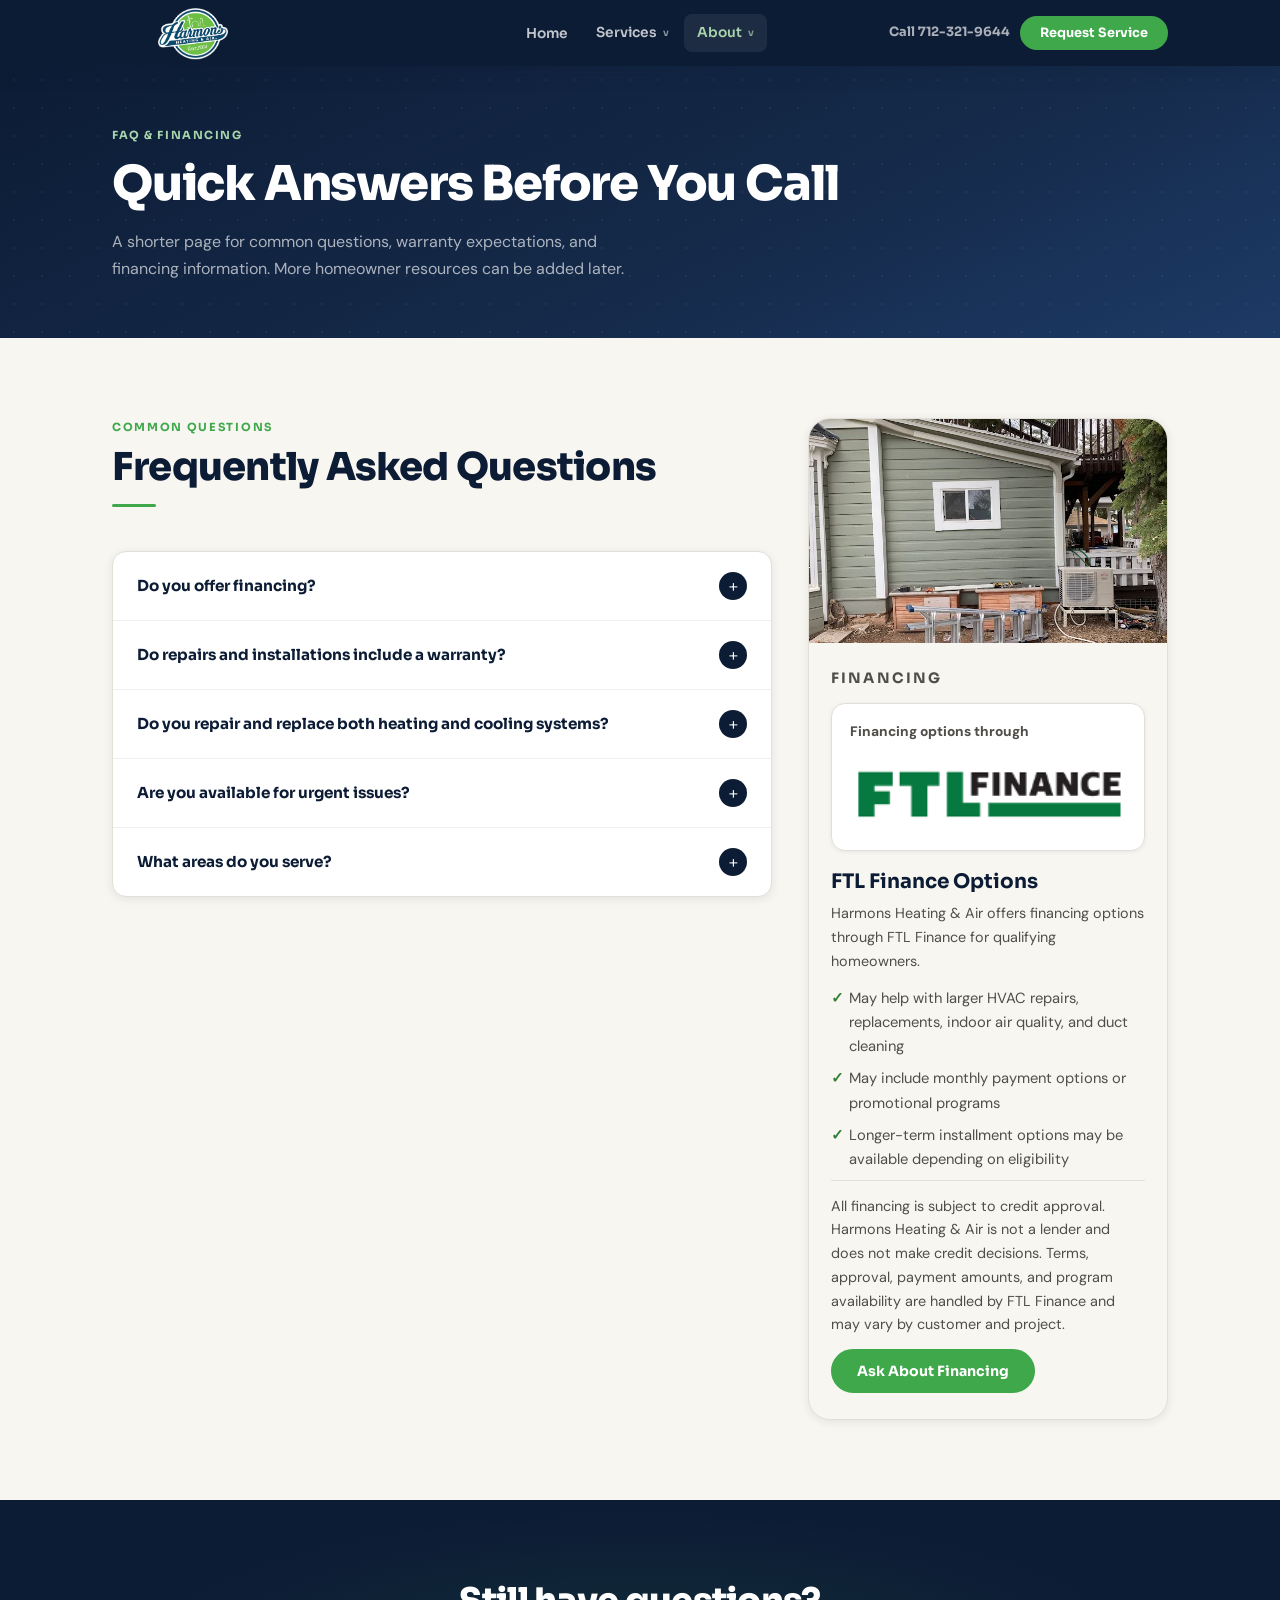
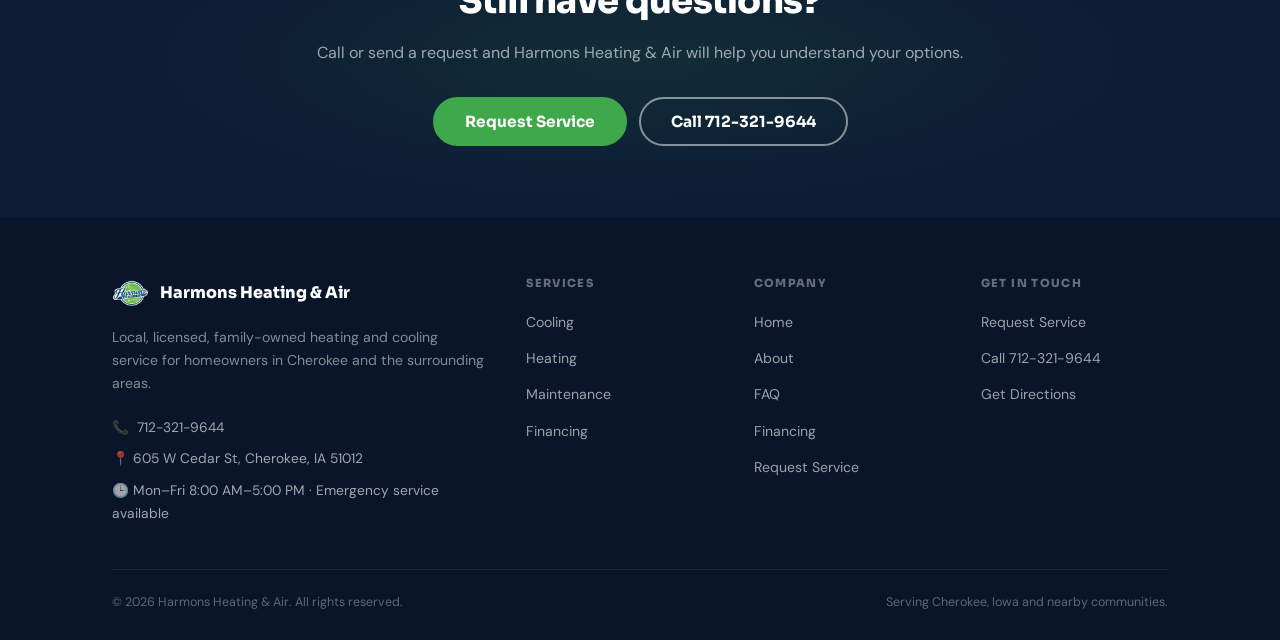
<file: resources.html>
<!DOCTYPE html>
<html lang="en">
<head>
  <meta charset="UTF-8" />
  <meta name="viewport" content="width=device-width, initial-scale=1.0" />
  <!-- REPLACE: Update with your real business name -->
  <title>FAQ & Financing | Harmons Heating & Air</title>
  <!-- REPLACE: Update with your real meta description -->
  <meta name="description" content="Common HVAC questions, warranty notes, and financing information from Harmons Heating & Air in Cherokee, Iowa." />

  <link rel="preconnect" href="https://fonts.googleapis.com" />
  <link rel="preconnect" href="https://fonts.gstatic.com" crossorigin />
  <link href="https://fonts.googleapis.com/css2?family=Sora:wght@400;500;600;700;800&family=DM+Sans:ital,opsz,wght@0,9..40,300;0,9..40,400;0,9..40,500;1,9..40,300&display=swap" rel="stylesheet" />
  <link rel="stylesheet" href="styles/base.css" />
  <link rel="stylesheet" href="styles/layout.css" />
  <link rel="stylesheet" href="styles/components.css" />
  <link rel="stylesheet" href="styles/pages.css" />
  <link rel="icon" type="image/jpeg" href="img/full_logo.png" />
</head>

<body>

<!-- ================================================================
     HEADER / NAV
================================================================ -->
<header class="site-header" id="top">
  <div class="mobile-action-bar" aria-label="Quick actions">
    <a href="contact.html" class="mobile-action-btn mobile-action-primary">Request Service</a>
    <a href="tel:+17123219644" class="mobile-action-btn mobile-action-call">Call 712-321-9644</a>
  </div>

  <nav class="nav-inner" aria-label="Main navigation">
    <a href="index.html" class="nav-logo" aria-label="Harmons Heating & Air home">
      <picture>
        <source srcset="img/full_logo.png" media="(max-width: 559px)" />
        <img src="img/full_logo.png" alt="Harmons Heating & Air" class="nav-logo-img" />
      </picture>
    </a>

    <ul class="nav-links" role="list">
      <li><a href="index.html" data-page="index">Home</a></li>

      <li class="nav-dropdown">
        <button class="nav-dropdown-toggle" type="button" aria-expanded="false" aria-haspopup="true" data-page="services">
          Services
          <span class="nav-dropdown-caret" aria-hidden="true">v</span>
        </button>
        <div class="nav-dropdown-menu compact" role="menu">
          <a href="index.html#cooling" role="menuitem">Cooling</a>
          <a href="index.html#heating" role="menuitem">Heating</a>
        </div>
      </li>

      <li class="nav-dropdown about-dropdown">
        <a href="about.html" class="nav-dropdown-link" data-page="about">
          About
          <span class="nav-dropdown-caret" aria-hidden="true">v</span>
        </a>
        <div class="nav-dropdown-menu compact" role="menu">
          <a href="resources.html#faq" role="menuitem">FAQ</a>
          <a href="resources.html#financing" role="menuitem">Financing</a>
        </div>
      </li>

    </ul>

    <div class="nav-right">
      <a href="tel:+17123219644" class="nav-phone">Call 712-321-9644</a>
      <a href="contact.html" class="btn btn-primary btn-sm">Request Service</a>
    </div>

    <button class="hamburger" id="hamburger" aria-label="Open navigation menu" aria-expanded="false">
      <span></span><span></span><span></span>
    </button>
  </nav>
</header>

<!-- Mobile drawer -->
<nav class="mobile-drawer" id="mobileDrawer" aria-label="Mobile navigation">
  <a href="index.html" data-page="index">Home</a>

  <div class="mobile-dropdown">
    <button class="mobile-dropdown-toggle" type="button" aria-expanded="false" data-page="services">
      Services
      <span aria-hidden="true">v</span>
    </button>
    <div class="mobile-dropdown-menu">
      <a href="index.html#cooling">Cooling</a>
      <a href="index.html#heating">Heating</a>
    </div>
  </div>

  <a href="about.html" data-page="about">About</a>
  <a href="resources.html#faq" data-page="about">FAQ</a>
  <a href="resources.html#financing" data-page="about">Financing</a>
  <a href="tel:+17123219644" class="mobile-drawer-phone">Call 712-321-9644</a>
  <a href="contact.html" class="btn btn-primary mobile-drawer-cta">Request Service</a>
</nav>


<main>

  <div class="page-hero">
    <div class="page-hero-dots" aria-hidden="true"></div>
    <div class="container page-hero-inner">
      <p class="page-hero-label">FAQ &amp; Financing</p>
      <h1 class="page-hero-title">Quick Answers Before You Call</h1>
      <p class="page-hero-sub">A shorter page for common questions, warranty expectations, and financing information. More homeowner resources can be added later.</p>
    </div>
  </div>

  <section id="faq" class="faq-financing-main">
    <div class="container">
      <div class="faq-financing-layout">
        <div>
          <div class="reveal">
            <p class="section-label">Common Questions</p>
            <h2 class="section-title">Frequently Asked Questions</h2>
            <div class="divider"></div>
          </div>

          <div class="faq-list reveal">
            <div class="faq-item">
              <button class="faq-trigger" aria-expanded="false"><span class="faq-question">Do you offer financing?</span><span class="faq-icon" aria-hidden="true">+</span></button>
              <div class="faq-body" role="region"><div class="faq-body-inner">Yes. Harmons Heating &amp; Air offers financing options through FTL Finance for qualifying homeowners. Financing may help with larger HVAC repairs, replacements, indoor air quality, and duct cleaning projects. All financing is subject to credit approval, and FTL Finance handles terms, approval, payment amounts, and program availability.</div></div>
            </div>
            <div class="faq-item">
              <button class="faq-trigger" aria-expanded="false"><span class="faq-question">Do repairs and installations include a warranty?</span><span class="faq-icon" aria-hidden="true">+</span></button>
              <div class="faq-body" role="region"><div class="faq-body-inner">Warranty coverage may be available depending on the job, parts, and equipment. Some work may qualify for warranty options up to 10 years. Confirm details before work begins.</div></div>
            </div>
            <div class="faq-item">
              <button class="faq-trigger" aria-expanded="false"><span class="faq-question">Do you repair and replace both heating and cooling systems?</span><span class="faq-icon" aria-hidden="true">+</span></button>
              <div class="faq-body" role="region"><div class="faq-body-inner">Yes. Harmons Heating &amp; Air helps with heating repair, AC repair, system replacement, maintenance, and indoor comfort solutions for homeowners.</div></div>
            </div>
            <div class="faq-item">
              <button class="faq-trigger" aria-expanded="false"><span class="faq-question">Are you available for urgent issues?</span><span class="faq-icon" aria-hidden="true">+</span></button>
              <div class="faq-body" role="region"><div class="faq-body-inner">The business listing shows Harmons Heating and Air as open 24 hours. For urgent heating or cooling issues, call directly at <a href="tel:+17123219644" style="color: var(--green-dark); font-weight: 700;">712-321-9644</a>.</div></div>
            </div>
            <div class="faq-item">
              <button class="faq-trigger" aria-expanded="false"><span class="faq-question">What areas do you serve?</span><span class="faq-icon" aria-hidden="true">+</span></button>
              <div class="faq-body" role="region"><div class="faq-body-inner">Harmons Heating &amp; Air serves homeowners in Cherokee, Iowa and the surrounding areas. Include your city when requesting service so coverage can be confirmed.</div></div>
            </div>
          </div>
        </div>

        <aside id="financing" class="financing-side-card reveal reveal-delay-2">
          <img src="img/ac-unit-outisde.webp" alt="Outdoor HVAC unit installed outside a home" />
          <div class="financing-side-body">
            <p class="section-label">Financing</p>
            <div class="financing-logo-feature financing-logo-feature-compact">
              <span>Financing options through</span>
              <span class="financing-logo-frame"><img src="img/ftl-finance-horizontal.png" alt="FTL Finance" class="financing-logo" /></span>
            </div>
            <h2>FTL Finance Options</h2>
            <p>Harmons Heating &amp; Air offers financing options through FTL Finance for qualifying homeowners.</p>
            <ul class="service-list">
              <li>May help with larger HVAC repairs, replacements, indoor air quality, and duct cleaning</li>
              <li>May include monthly payment options or promotional programs</li>
              <li>Longer-term installment options may be available depending on eligibility</li>
            </ul>
            <p class="financing-disclaimer">All financing is subject to credit approval. Harmons Heating &amp; Air is not a lender and does not make credit decisions. Terms, approval, payment amounts, and program availability are handled by FTL Finance and may vary by customer and project.</p>
            <a href="contact.html" class="btn btn-primary">Ask About Financing</a>
          </div>
        </aside>
      </div>
    </div>
  </section>

  <div class="cta-banner">
    <div class="container cta-banner-inner reveal">
      <h2 class="cta-banner-title">Still have questions?</h2>
      <p class="cta-banner-sub">Call or send a request and Harmons Heating &amp; Air will help you understand your options.</p>
      <div class="btn-group center">
        <a href="contact.html" class="btn btn-primary btn-lg">Request Service</a>
        <a href="tel:+17123219644" class="btn btn-outline-white btn-lg">Call 712-321-9644</a>
      </div>
    </div>
  </div>

</main>


<!-- ================================================================
     FOOTER
================================================================ -->
<footer class="site-footer">
  <div class="container">
    <div class="footer-grid">

      <div>
        <a href="index.html" class="footer-logo" aria-label="Harmons Heating & Air home">
          <img src="img/full_logo.png" alt="" class="footer-logo-img" aria-hidden="true" />
          <span>Harmons Heating & Air</span>
        </a>
        <p class="footer-tagline">Local, licensed, family-owned heating and cooling service for homeowners in Cherokee and the surrounding areas.</p>
        <div class="footer-contact-list">
          <div class="footer-contact-item">📞 <a href="tel:+17123219644">712-321-9644</a></div>
          <div class="footer-contact-item">📍 605 W Cedar St, Cherokee, IA 51012</div>
          <div class="footer-contact-item">🕒 Mon–Fri 8:00 AM–5:00 PM · Emergency service available</div>
        </div>
      </div>

      <div>
        <div class="footer-col-label">Services</div>
        <ul class="footer-links-list" role="list">
          <li><a href="index.html#cooling">Cooling</a></li>
          <li><a href="index.html#heating">Heating</a></li>
          <li><a href="index.html#services">Maintenance</a></li>
          <li><a href="resources.html#financing">Financing</a></li>
        </ul>
      </div>

      <div>
        <div class="footer-col-label">Company</div>
        <ul class="footer-links-list" role="list">
          <li><a href="index.html">Home</a></li>
          <li><a href="about.html">About</a></li>
          <li><a href="resources.html#faq">FAQ</a></li>
          <li><a href="resources.html#financing">Financing</a></li>
          <li><a href="contact.html">Request Service</a></li>
        </ul>
      </div>

      <div>
        <div class="footer-col-label">Get in Touch</div>
        <ul class="footer-links-list" role="list">
          <li><a href="contact.html">Request Service</a></li>
          <li><a href="tel:+17123219644">Call 712-321-9644</a></li>
          <li><a href="https://www.google.com/maps/search/?api=1&query=605%20W%20Cedar%20St%2C%20Cherokee%2C%20IA%2051012">Get Directions</a></li>
        </ul>
      </div>

    </div>
    <div class="footer-bottom">
      <p class="footer-copy">&copy; 2026 Harmons Heating & Air. All rights reserved.</p>
      <p class="footer-copy">Serving Cherokee, Iowa and nearby communities.</p>
    </div>
  </div>
</footer>


<script src="scripts/main.js"></script>
</body>
</html>
</file>
<file: styles/base.css>
/* ================================================================
   base.css - Your HVAC Company
   Variables, reset rules, and global helpers.
   ================================================================ */

/* ----------------------------------------------------------------
   CSS VARIABLES — Edit here to rebrand
   ---------------------------------------------------------------- */
:root {
  /* Colors */
  --navy:         #0c1c35;
  --navy-mid:     #152a4a;
  --navy-light:   #1d3a66;
  --navy-faint:   #e8edf5;
  --green:        #3ea84a;
  --green-dark:   #2e8038;
  --green-light:  #a8d5ac;
  --green-faint:  #edf7ee;
  --cream:        #f8f6f1;
  --warm-white:   #fdfcfa;
  --gray-50:      #f9f8f6;
  --gray-100:     #f1efe9;
  --gray-200:     #e2dfd7;
  --gray-300:     #cbc7be;
  --gray-400:     #9e9b94;
  --gray-500:     #706e68;
  --gray-600:     #504e49;
  --gray-800:     #2c2b27;
  --text-dark:    #18170f;
  --text-mid:     #38362f;
  --white:        #ffffff;
  --amber:        #f59e0b;

  /* Shadows */
  --shadow-xs:    0 1px 4px rgba(12,28,53,0.07);
  --shadow-sm:    0 2px 10px rgba(12,28,53,0.09);
  --shadow-md:    0 6px 24px rgba(12,28,53,0.12);
  --shadow-lg:    0 14px 44px rgba(12,28,53,0.16);
  --shadow-xl:    0 24px 64px rgba(12,28,53,0.22);

  /* Radii */
  --r-sm:   8px;
  --r-md:   14px;
  --r-lg:   22px;
  --r-xl:   32px;
  --r-pill: 999px;

  /* Typography */
  --font-display: 'Sora', sans-serif;
  --font-body:    'DM Sans', sans-serif;

  /* Transitions */
  --t-fast:   0.18s ease;
  --t-base:   0.25s ease;
  --t-slow:   0.4s ease;

  /* Layout */
  --max-w:    1100px;
  --nav-h:    66px;
}

/* ----------------------------------------------------------------
   RESET
   ---------------------------------------------------------------- */
*, *::before, *::after { box-sizing: border-box; margin: 0; padding: 0; }
html { font-size: 16px; scroll-behavior: smooth; }

body {
  font-family: var(--font-body);
  color: var(--text-dark);
  background: var(--warm-white);
  line-height: 1.65;
  -webkit-font-smoothing: antialiased;
  overflow-x: hidden;
}

img { display: block; max-width: 100%; height: auto; }
a { color: inherit; text-decoration: none; }
ul, ol { list-style: none; }
button { font-family: inherit; cursor: pointer; }
input, select, textarea { font-family: inherit; }

/* ----------------------------------------------------------------
   LAYOUT HELPERS
   ---------------------------------------------------------------- */
.container {
  width: 100%;
  max-width: var(--max-w);
  margin: 0 auto;
  padding: 0 22px;
}

section { padding: 80px 0; }

.section-label {
  font-family: var(--font-display);
  font-size: 0.7rem;
  font-weight: 700;
  letter-spacing: 0.15em;
  text-transform: uppercase;
  color: var(--green);
  margin-bottom: 8px;
}

.section-title {
  font-family: var(--font-display);
  font-size: clamp(1.65rem, 3.8vw, 2.4rem);
  font-weight: 800;
  line-height: 1.18;
  color: var(--navy);
  letter-spacing: -0.02em;
  margin-bottom: 12px;
}

.section-title.light { color: var(--white); }

.section-sub {
  font-size: 1rem;
  color: var(--gray-500);
  line-height: 1.72;
  max-width: 540px;
}

.section-sub.light { color: rgba(255,255,255,0.62); }

.divider {
  width: 44px;
  height: 3px;
  background: var(--green);
  border-radius: 2px;
  margin: 14px 0 22px;
}

/* ----------------------------------------------------------------
   BUTTONS
   ---------------------------------------------------------------- */
.btn {
  display: inline-flex;
  align-items: center;
  gap: 7px;
  font-family: var(--font-display);
  font-size: 0.88rem;
  font-weight: 700;
  padding: 13px 24px;
  border-radius: var(--r-pill);
  border: 2px solid transparent;
  cursor: pointer;
  transition:
    background var(--t-fast),
    color var(--t-fast),
    border-color var(--t-fast),
    box-shadow var(--t-fast),
    transform var(--t-fast);
  white-space: nowrap;
  line-height: 1;
  text-decoration: none;
}

.btn:active { transform: scale(0.97); }

.btn-primary {
  background: var(--green);
  color: var(--white);
  border-color: var(--green);
}
.btn-primary:hover {
  background: var(--green-dark);
  border-color: var(--green-dark);
  box-shadow: 0 4px 20px rgba(62,168,74,0.35);
}

.btn-outline-white {
  background: transparent;
  color: var(--white);
  border-color: rgba(255,255,255,0.5);
}
.btn-outline-white:hover {
  background: rgba(255,255,255,0.1);
  border-color: var(--white);
}

.btn-outline-navy {
  background: transparent;
  color: var(--navy);
  border-color: var(--navy);
}
.btn-outline-navy:hover {
  background: var(--navy);
  color: var(--white);
}

.btn-lg {
  font-size: 0.96rem;
  padding: 15px 30px;
}

.btn-sm {
  font-size: 0.8rem;
  padding: 9px 18px;
}

.btn-group {
  display: flex;
  flex-wrap: wrap;
  gap: 12px;
  align-items: center;
}
</file>
<file: styles/layout.css>
/* ----------------------------------------------------------------
   NAVIGATION — 3-zone layout: Logo | Center Links | Phone + CTA
   ---------------------------------------------------------------- */
.site-header {
  position: sticky;
  top: 0;
  z-index: 900;
  background: var(--navy);
  height: var(--nav-h);
  display: flex;
  align-items: center;
  box-shadow: 0 2px 20px rgba(12,28,53,0.25);
}

/* Mobile: logo left, hamburger right */
.nav-inner {
  display: flex;
  align-items: center;
  justify-content: space-between;
  height: 100%;
  width: 100%;
  max-width: var(--max-w);
  margin: 0 auto;
  padding: 0 22px;
  gap: 0;
}

/* REPLACE: Swap this with your real logo image
   Example: <a href="index.html"><img src="logo.png" alt="Your HVAC Company" style="height:38px;"></a> */
.nav-logo {
  display: flex;
  align-items: center;
  gap: 10px;
  font-family: var(--font-display);
  font-size: 1.02rem;
  font-weight: 800;
  color: var(--white);
  flex-shrink: 0;
  text-decoration: none;
}

.nav-logo-mark {
  width: 36px;
  height: 36px;
  background: var(--green);
  border-radius: 9px;
  display: flex;
  align-items: center;
  justify-content: center;
  font-size: 1.1rem;
  flex-shrink: 0;
}

.nav-logo-text span {
  color: var(--green-light);
}

/* Center nav links — hidden on mobile */
.nav-links {
  display: none;
  align-items: center;
  justify-content: center;
  gap: 2px;
  flex: 1;
}

.nav-links a,
.nav-dropdown-link {
  font-family: var(--font-display);
  font-size: 0.86rem;
  font-weight: 600;
  color: rgba(255,255,255,0.75);
  padding: 8px 13px;
  border-radius: var(--r-sm);
  white-space: nowrap;
  transition: color var(--t-fast), background var(--t-fast);
  text-decoration: none;
}

.nav-links a:hover,
.nav-dropdown-link:hover {
  color: var(--white);
  background: rgba(255,255,255,0.09);
}

.nav-links a.active,
.nav-dropdown-link.active {
  color: var(--green-light);
  background: rgba(255,255,255,0.07);
}

.nav-links a:focus-visible,
.nav-dropdown-toggle:focus-visible,
.nav-dropdown-link:focus-visible,
.mobile-drawer a:focus-visible,
.mobile-dropdown-toggle:focus-visible,
.hamburger:focus-visible {
  outline: 2px solid var(--green-light);
  outline-offset: 3px;
}

.nav-dropdown {
  position: relative;
}

.nav-dropdown-toggle {
  display: inline-flex;
  align-items: center;
  gap: 6px;
  background: transparent;
  border: 0;
  font-family: var(--font-display);
  font-size: 0.86rem;
  font-weight: 600;
  color: rgba(255,255,255,0.75);
  padding: 8px 13px;
  border-radius: var(--r-sm);
  white-space: nowrap;
  transition: color var(--t-fast), background var(--t-fast);
}

.nav-dropdown:hover .nav-dropdown-toggle,
.nav-dropdown:hover .nav-dropdown-link,
.nav-dropdown:focus-within .nav-dropdown-toggle,
.nav-dropdown:focus-within .nav-dropdown-link,
.nav-dropdown.is-open .nav-dropdown-toggle,
.nav-dropdown-toggle.active,
.nav-dropdown-link.active {
  color: var(--green-light);
  background: rgba(255,255,255,0.07);
}

.nav-dropdown-caret {
  font-size: 0.62rem;
  line-height: 1;
  opacity: 0.72;
}

.nav-dropdown-menu {
  position: absolute;
  top: calc(100% + 12px);
  left: 50%;
  width: min(420px, calc(100vw - 44px));
  background: var(--white);
  border: 1px solid var(--gray-200);
  border-radius: var(--r-md);
  box-shadow: var(--shadow-lg);
  padding: 10px;
  display: grid;
  grid-template-columns: 1fr;
  gap: 4px;
  opacity: 0;
  visibility: hidden;
  pointer-events: none;
  transform: translate(-50%, 8px);
  transition: opacity var(--t-fast), transform var(--t-fast), visibility var(--t-fast);
}

.nav-dropdown:hover .nav-dropdown-menu,
.nav-dropdown:focus-within .nav-dropdown-menu,
.nav-dropdown.is-open .nav-dropdown-menu {
  opacity: 1;
  visibility: visible;
  pointer-events: auto;
  transform: translate(-50%, 0);
}

.nav-dropdown-menu::before {
  content: '';
  position: absolute;
  top: -12px;
  left: 0;
  right: 0;
  height: 12px;
}

.nav-dropdown-menu a,
.nav-dropdown-item {
  display: flex;
  align-items: center;
  justify-content: space-between;
  gap: 10px;
  min-height: 38px;
  padding: 9px 11px;
  border-radius: var(--r-sm);
  font-family: var(--font-display);
  font-size: 0.8rem;
  font-weight: 700;
  line-height: 1.3;
  color: var(--navy);
  background: transparent;
}

.nav-dropdown-menu a:hover,
.nav-dropdown-menu a:focus-visible {
  background: var(--green-faint);
  color: var(--green-dark);
}

.nav-dropdown-item.disabled {
  color: var(--gray-400);
  cursor: default;
}

.nav-dropdown-item em {
  flex-shrink: 0;
  font-style: normal;
  font-size: 0.68rem;
  font-weight: 800;
  color: var(--gray-300);
  text-transform: uppercase;
}

@media (min-width: 980px) {
  .nav-dropdown-menu {
    grid-template-columns: 1fr 1fr;
  }

  .nav-dropdown-menu a {
    grid-column: 1 / -1;
  }
}

/* Right zone: phone + CTA — hidden on mobile */
.nav-right {
  display: none;
  align-items: center;
  gap: 10px;
  flex-shrink: 0;
}

/* REPLACE: Update with your real phone number */
.nav-phone {
  font-family: var(--font-display);
  font-size: 0.8rem;
  font-weight: 700;
  color: rgba(255,255,255,0.65);
  white-space: nowrap;
  text-decoration: none;
  transition: color var(--t-fast);
}
.nav-phone:hover { color: var(--white); }

/* Hamburger */
.hamburger {
  background: none;
  border: none;
  padding: 8px;
  display: flex;
  flex-direction: column;
  justify-content: center;
  gap: 5px;
  cursor: pointer;
}

.hamburger span {
  display: block;
  width: 22px;
  height: 2px;
  background: var(--white);
  border-radius: 2px;
  transition: transform var(--t-base), opacity var(--t-base);
  transform-origin: center;
}

.hamburger.open span:nth-child(1) { transform: translateY(7px) rotate(45deg); }
.hamburger.open span:nth-child(2) { opacity: 0; transform: scaleX(0); }
.hamburger.open span:nth-child(3) { transform: translateY(-7px) rotate(-45deg); }

/* Desktop: show all 3 zones */
@media (min-width: 840px) {
  .nav-inner {
    display: grid;
    grid-template-columns: 1fr auto 1fr;
    grid-template-areas: "logo links right";
  }
  .nav-logo { grid-area: logo; }
  .nav-links { display: flex; grid-area: links; }
  .nav-right { display: flex; grid-area: right; justify-content: flex-end; }
  .hamburger { display: none; }
}

/* Tight screen: hide phone, keep CTA */
@media (min-width: 840px) and (max-width: 1020px) {
  .nav-phone { display: none; }
  .nav-links a,
  .nav-dropdown-toggle,
  .nav-dropdown-link {
    font-size: 0.82rem;
    padding: 8px 10px;
  }
}

/* Mobile drawer */
.mobile-drawer {
  position: fixed;
  top: var(--nav-h);
  left: 0;
  right: 0;
  background: var(--navy-mid);
  padding: 10px 22px 24px;
  border-top: 1px solid rgba(255,255,255,0.07);
  box-shadow: 0 10px 30px rgba(12,28,53,0.35);
  display: none;
  flex-direction: column;
  gap: 2px;
  z-index: 899;
}

.mobile-drawer.open { display: flex; }

.mobile-drawer a {
  font-family: var(--font-display);
  font-size: 0.97rem;
  font-weight: 600;
  color: rgba(255,255,255,0.82);
  padding: 13px 6px;
  border-bottom: 1px solid rgba(255,255,255,0.07);
  transition: color var(--t-fast);
  text-decoration: none;
}

.mobile-drawer a:last-of-type { border-bottom: none; }
.mobile-drawer a:hover { color: var(--green-light); }

.mobile-dropdown {
  border-bottom: 1px solid rgba(255,255,255,0.07);
}

.mobile-dropdown-toggle {
  width: 100%;
  display: flex;
  align-items: center;
  justify-content: space-between;
  gap: 12px;
  background: transparent;
  border: 0;
  font-family: var(--font-display);
  font-size: 0.97rem;
  font-weight: 600;
  color: rgba(255,255,255,0.82);
  padding: 13px 6px;
  text-align: left;
}

.mobile-dropdown-toggle:hover,
.mobile-dropdown.open .mobile-dropdown-toggle,
.mobile-dropdown-toggle.active {
  color: var(--green-light);
}

.mobile-dropdown-menu {
  display: none;
  grid-template-columns: 1fr;
  gap: 2px;
  padding: 0 0 10px 12px;
}

.mobile-dropdown.open .mobile-dropdown-menu {
  display: grid;
}

.mobile-dropdown-menu a,
.mobile-dropdown-menu span {
  display: block;
  border-bottom: 0;
  padding: 9px 8px;
  font-family: var(--font-display);
  font-size: 0.84rem;
  font-weight: 600;
}

.mobile-dropdown-menu a {
  color: rgba(255,255,255,0.82);
}

.mobile-dropdown-menu span {
  color: rgba(255,255,255,0.38);
}

@media (min-width: 560px) {
  .mobile-dropdown-menu {
    grid-template-columns: 1fr 1fr;
  }
}

.mobile-drawer-cta {
  margin-top: 14px;
  width: 100%;
  justify-content: center;
}

/* Phone in drawer */
.mobile-drawer-phone {
  font-family: var(--font-display);
  font-size: 0.85rem;
  font-weight: 600;
  color: rgba(255,255,255,0.5) !important;
  padding: 10px 6px !important;
  border-bottom: none !important;
}

/* ----------------------------------------------------------------
   FOOTER
   ---------------------------------------------------------------- */
.site-footer {
  background: #09162a;
  padding: 56px 0 28px;
  color: rgba(255,255,255,0.65);
}

.footer-grid {
  display: grid;
  grid-template-columns: 1fr;
  gap: 40px;
  margin-bottom: 44px;
}

@media (min-width: 580px) {
  .footer-grid { grid-template-columns: 1fr 1fr; }
}

@media (min-width: 860px) {
  .footer-grid { grid-template-columns: 2fr 1fr 1fr 1fr; }
}

/* REPLACE: Swap footer logo with real business logo */
.footer-logo {
  display: flex;
  align-items: center;
  gap: 10px;
  font-family: var(--font-display);
  font-weight: 800;
  font-size: 1rem;
  color: var(--white);
  margin-bottom: 14px;
}

.footer-logo-mark {
  width: 32px;
  height: 32px;
  background: var(--green);
  border-radius: 8px;
  display: flex;
  align-items: center;
  justify-content: center;
  font-size: 1rem;
}

.footer-tagline {
  font-size: 0.88rem;
  color: rgba(255,255,255,0.5);
  line-height: 1.65;
  margin-bottom: 20px;
}

.footer-contact-list {
  display: flex;
  flex-direction: column;
  gap: 9px;
}

.footer-contact-item {
  display: flex;
  align-items: flex-start;
  gap: 8px;
  font-size: 0.86rem;
  color: rgba(255,255,255,0.62);
}

.footer-contact-item a { transition: color var(--t-fast); }
.footer-contact-item a:hover { color: var(--green-light); }

.footer-col-label {
  font-family: var(--font-display);
  font-size: 0.7rem;
  font-weight: 800;
  letter-spacing: 0.12em;
  text-transform: uppercase;
  color: rgba(255,255,255,0.38);
  margin-bottom: 16px;
}

.footer-links-list {
  display: flex;
  flex-direction: column;
  gap: 10px;
}

.footer-links-list a {
  font-size: 0.88rem;
  color: rgba(255,255,255,0.6);
  transition: color var(--t-fast);
}

.footer-links-list a:hover { color: var(--green-light); }

.footer-bottom {
  border-top: 1px solid rgba(255,255,255,0.08);
  padding-top: 22px;
  display: flex;
  flex-wrap: wrap;
  gap: 8px;
  justify-content: space-between;
  align-items: center;
}

.footer-copy {
  font-size: 0.78rem;
  color: rgba(255,255,255,0.35);
}

/* ----------------------------------------------------------------
   HERO — shared base (each page overrides specifics)
   ---------------------------------------------------------------- */
.hero {
  background: var(--navy);
  position: relative;
  overflow: hidden;
}

.hero-bg-overlay {
  position: absolute;
  inset: 0;
  background:
    radial-gradient(ellipse 65% 55% at 85% 35%, rgba(62,168,74,0.11) 0%, transparent 55%),
    radial-gradient(ellipse 50% 70% at -5% 85%, rgba(62,168,74,0.07) 0%, transparent 55%),
    linear-gradient(155deg, #0c1c35 0%, #152a4a 55%, #1d3a66 100%);
  pointer-events: none;
}

.hero-dots {
  position: absolute;
  inset: 0;
  background-image: radial-gradient(circle, rgba(255,255,255,0.055) 1px, transparent 1px);
  background-size: 28px 28px;
  pointer-events: none;
}

/* ----------------------------------------------------------------
   CTA BANNER
   ---------------------------------------------------------------- */
.cta-banner {
  background: var(--navy);
  padding: 72px 0;
  text-align: center;
  position: relative;
  overflow: hidden;
}

.cta-banner::before {
  content: '';
  position: absolute;
  inset: 0;
  background: radial-gradient(ellipse 60% 70% at 50% 50%, rgba(62,168,74,0.12) 0%, transparent 65%);
  pointer-events: none;
}

.cta-banner-inner { position: relative; z-index: 1; }

.cta-banner-title {
  font-family: var(--font-display);
  font-size: clamp(1.5rem, 3.5vw, 2.2rem);
  font-weight: 800;
  color: var(--white);
  margin-bottom: 10px;
  letter-spacing: -0.02em;
}

.cta-banner-sub {
  font-size: 1rem;
  color: rgba(255,255,255,0.6);
  margin-bottom: 30px;
}

/* ----------------------------------------------------------------
   PAGE HERO (inner pages — shorter)
   ---------------------------------------------------------------- */
.page-hero {
  background: var(--navy);
  padding: 60px 0 56px;
  position: relative;
  overflow: hidden;
}

.page-hero::before {
  content: '';
  position: absolute;
  inset: 0;
  background: linear-gradient(155deg, #0c1c35 0%, #152a4a 60%, #1d3a66 100%);
  pointer-events: none;
}

.page-hero-dots {
  position: absolute;
  inset: 0;
  background-image: radial-gradient(circle, rgba(255,255,255,0.05) 1px, transparent 1px);
  background-size: 28px 28px;
  pointer-events: none;
}

.page-hero-inner {
  position: relative;
  z-index: 1;
}

.page-hero-label {
  font-family: var(--font-display);
  font-size: 0.7rem;
  font-weight: 700;
  letter-spacing: 0.14em;
  text-transform: uppercase;
  color: var(--green-light);
  margin-bottom: 12px;
}

.page-hero-title {
  font-family: var(--font-display);
  font-size: clamp(1.8rem, 4.5vw, 3rem);
  font-weight: 800;
  color: var(--white);
  letter-spacing: -0.025em;
  line-height: 1.15;
  margin-bottom: 16px;
}

.page-hero-sub {
  font-size: 1rem;
  color: rgba(255,255,255,0.65);
  max-width: 520px;
  line-height: 1.7;
}

/* ----------------------------------------------------------------
   RESPONSIVE UTILITIES
   ---------------------------------------------------------------- */
@media (max-width: 480px) {
  section { padding: 60px 0; }
  .btn-group { gap: 10px; }
  .btn { white-space: normal; text-align: center; }
}

/* ----------------------------------------------------------------
   IMAGE PLACEHOLDERS
   Used wherever real photos haven't been added yet.
   Replace the .img-placeholder element with a real <img> tag.
   ---------------------------------------------------------------- */
.img-placeholder {
  display: flex;
  flex-direction: column;
  align-items: center;
  justify-content: center;
  gap: 8px;
  background: linear-gradient(145deg, var(--navy-mid) 0%, var(--navy-light) 100%);
  color: rgba(255,255,255,0.4);
  font-family: var(--font-display);
  font-size: 0.72rem;
  font-weight: 600;
  letter-spacing: 0.05em;
  text-transform: uppercase;
  text-align: center;
  padding: 16px;
  /* width/height set by parent */
}

.img-placeholder-icon {
  font-size: 1.8rem;
  opacity: 0.5;
}


/* ----------------------------------------------------------------
   HARMONS LOGO + MOBILE QUICK ACTION BAR
   ---------------------------------------------------------------- */
:root {
  --mobile-action-h: 42px;
}

.mobile-action-bar {
  display: none;
}

.nav-logo-img {
  display: block;
  width: 160px;
  max-height: 54px;
  object-fit: contain;
}

.nav-dropdown-menu.compact {
  width: min(260px, calc(100vw - 44px));
  grid-template-columns: 1fr;
}

.nav-dropdown-menu.compact a {
  grid-column: auto;
}

.footer-logo-img {
  width: 38px;
  height: 38px;
  object-fit: contain;
  border-radius: 50%;
  flex-shrink: 0;
}

@media (max-width: 839px) {
  .site-header {
    height: auto;
    display: block;
  }

  .mobile-action-bar {
    display: grid;
    grid-template-columns: 1fr 1fr;
    height: var(--mobile-action-h);
    width: 100%;
  }

  .mobile-action-btn {
    display: inline-flex;
    align-items: center;
    justify-content: center;
    min-width: 0;
    height: var(--mobile-action-h);
    padding: 0 10px;
    font-family: var(--font-display);
    font-size: 0.76rem;
    font-weight: 800;
    letter-spacing: 0.02em;
    text-transform: uppercase;
    color: var(--white);
    text-align: center;
    white-space: nowrap;
  }

  .mobile-action-primary {
    background: var(--green);
  }

  .mobile-action-call {
    background: var(--navy-light);
  }

  .nav-inner {
    height: var(--nav-h);
  }

  .nav-logo-img {
    width: 54px;
    max-height: 54px;
    border-radius: 50%;
  }

  .mobile-drawer {
    top: calc(var(--nav-h) + var(--mobile-action-h));
  }

  .home-hero {
    min-height: calc(100vh - var(--nav-h) - var(--mobile-action-h));
  }
}

@media (min-width: 840px) {
  .nav-logo-img {
    width: 164px;
  }
}

@media (min-width: 840px) and (max-width: 980px) {
  .nav-logo-img {
    width: 136px;
  }
}


/* Clickable dropdown parent link */
.nav-dropdown-link {
  display: inline-flex;
  align-items: center;
  gap: 6px;
}
</file>
<file: styles/components.css>
CARDS (generic)
   ---------------------------------------------------------------- */
.card {
  background: var(--white);
  border: 1px solid var(--gray-200);
  border-radius: var(--r-md);
  box-shadow: var(--shadow-sm);
  transition: transform var(--t-base), box-shadow var(--t-base);
}

.card:hover {
  transform: translateY(-3px);
  box-shadow: var(--shadow-md);
}

/* ----------------------------------------------------------------
   TRUST BADGES (inline hero pills)
   ---------------------------------------------------------------- */
.trust-pills {
  display: flex;
  flex-wrap: wrap;
  gap: 10px;
}

.trust-pill {
  display: inline-flex;
  align-items: center;
  gap: 8px;
  background: rgba(255,255,255,0.07);
  border: 1px solid rgba(255,255,255,0.13);
  border-radius: var(--r-pill);
  padding: 8px 15px;
  font-family: var(--font-display);
  font-size: 0.78rem;
  font-weight: 700;
  color: rgba(255,255,255,0.86);
}

.trust-pill-dot {
  width: 6px;
  height: 6px;
  background: var(--green);
  border-radius: 50%;
  flex-shrink: 0;
}

/* ----------------------------------------------------------------
   SCROLL REVEAL
   ---------------------------------------------------------------- */
.reveal {
  opacity: 0;
  transform: translateY(20px);
  transition: opacity 0.5s ease, transform 0.5s ease;
}

.reveal.visible {
  opacity: 1;
  transform: none;
}

/* stagger helpers */
.reveal-delay-1 { transition-delay: 0.08s; }
.reveal-delay-2 { transition-delay: 0.16s; }
.reveal-delay-3 { transition-delay: 0.24s; }
.reveal-delay-4 { transition-delay: 0.32s; }
.reveal-delay-5 { transition-delay: 0.40s; }

/* ----------------------------------------------------------------
   FORMS
   ---------------------------------------------------------------- */
.form-label {
  font-family: var(--font-display);
  font-size: 0.78rem;
  font-weight: 700;
  color: var(--gray-800);
  letter-spacing: 0.025em;
  display: block;
  margin-bottom: 6px;
}

.form-control {
  width: 100%;
  font-family: var(--font-body);
  font-size: 0.95rem;
  color: var(--text-dark);
  background: var(--gray-50);
  border: 1.5px solid var(--gray-200);
  border-radius: var(--r-sm);
  padding: 12px 14px;
  transition: border-color var(--t-fast), background var(--t-fast), box-shadow var(--t-fast);
  appearance: none;
  -webkit-appearance: none;
}

.form-control:focus {
  outline: none;
  border-color: var(--green);
  background: var(--white);
  box-shadow: 0 0 0 3px rgba(62,168,74,0.14);
}

.form-control.error {
  border-color: #dc2626;
  background: #fff8f8;
}

.form-control::placeholder { color: var(--gray-300); }

select.form-control {
  background-image: url("data:image/svg+xml,%3Csvg xmlns='http://www.w3.org/2000/svg' width='12' height='8' viewBox='0 0 12 8'%3E%3Cpath d='M1 1l5 5 5-5' stroke='%239e9b94' stroke-width='1.5' fill='none' stroke-linecap='round'/%3E%3C/svg%3E");
  background-repeat: no-repeat;
  background-position: right 14px center;
  padding-right: 36px;
  cursor: pointer;
}

textarea.form-control {
  min-height: 115px;
  resize: vertical;
  line-height: 1.6;
}

.form-group { display: flex; flex-direction: column; margin-bottom: 18px; }

.form-row {
  display: grid;
  grid-template-columns: 1fr;
  gap: 18px;
}

@media (min-width: 540px) {
  .form-row.two { grid-template-columns: 1fr 1fr; }
}

.radio-group {
  display: flex;
  flex-wrap: wrap;
  gap: 10px;
  margin-top: 4px;
}

.radio-opt {
  display: flex;
  align-items: center;
  gap: 7px;
  font-size: 0.9rem;
  color: var(--gray-800);
  cursor: pointer;
  font-family: var(--font-display);
  font-weight: 500;
}

.radio-opt input[type="radio"],
.checkbox-opt input[type="checkbox"] {
  accent-color: var(--green);
  width: 16px;
  height: 16px;
  cursor: pointer;
}

.checkbox-opt {
  display: flex;
  align-items: flex-start;
  gap: 10px;
  font-size: 0.9rem;
  color: var(--gray-600);
  cursor: pointer;
  line-height: 1.5;
}

.checkbox-opt input { flex-shrink: 0; margin-top: 2px; }

/* ----------------------------------------------------------------
   SUCCESS MESSAGE (form)
   ---------------------------------------------------------------- */
.form-success {
  display: none;
  background: var(--green-faint);
  border: 1.5px solid var(--green);
  border-radius: var(--r-md);
  padding: 36px 28px;
  text-align: center;
  flex-direction: column;
  align-items: center;
  gap: 12px;
}

.form-success.visible { display: flex; }

.form-success-icon { font-size: 2.6rem; }

.form-success-title {
  font-family: var(--font-display);
  font-size: 1.25rem;
  font-weight: 800;
  color: var(--green-dark);
}

.form-success-msg {
  font-size: 0.95rem;
  color: var(--gray-600);
  line-height: 1.65;
}

/* ----------------------------------------------------------------
   DARK SECTION VARIANT
   ---------------------------------------------------------------- */
.section-dark {
  background: var(--navy);
  position: relative;
  overflow: hidden;
}

.section-dark::before {
  content: '';
  position: absolute;
  top: -60px;
  right: -80px;
  width: 420px;
  height: 420px;
  background: radial-gradient(circle, rgba(62,168,74,0.1) 0%, transparent 70%);
  pointer-events: none;
}

/* ----------------------------------------------------------------
   DARK CARD VARIANT
   ---------------------------------------------------------------- */
.card-dark {
  background: rgba(255,255,255,0.05);
  border: 1px solid rgba(255,255,255,0.1);
  border-radius: var(--r-md);
  padding: 26px 24px;
  transition: background var(--t-base), border-color var(--t-base);
}

.card-dark:hover {
  background: rgba(255,255,255,0.09);
  border-color: rgba(62,168,74,0.35);
}

/* ----------------------------------------------------------------
   CHECK LIST
   ---------------------------------------------------------------- */
.check-list {
  display: flex;
  flex-direction: column;
  gap: 16px;
}

.check-item {
  display: flex;
  align-items: flex-start;
  gap: 13px;
}

.check-icon {
  width: 24px;
  height: 24px;
  background: var(--green);
  border-radius: 50%;
  display: flex;
  align-items: center;
  justify-content: center;
  font-size: 0.72rem;
  color: var(--white);
  flex-shrink: 0;
  margin-top: 2px;
}

.check-text strong {
  display: block;
  font-family: var(--font-display);
  font-size: 0.92rem;
  font-weight: 700;
  color: var(--navy);
  margin-bottom: 2px;
}

.check-text p {
  font-size: 0.88rem;
  color: var(--gray-500);
  line-height: 1.6;
}

/* ----------------------------------------------------------------
   RESOURCES PAGE
   ---------------------------------------------------------------- */

/* Filter chips */
.filter-bar {
  display: flex;
  flex-wrap: wrap;
  gap: 8px;
  margin-top: 32px;
  margin-bottom: 44px;
}

.filter-chip {
  font-family: var(--font-display);
  font-size: 0.78rem;
  font-weight: 700;
  padding: 7px 16px;
  border-radius: var(--r-pill);
  border: 1.5px solid var(--gray-300);
  background: var(--white);
  color: var(--gray-600);
  cursor: pointer;
  transition:
    background var(--t-fast),
    color var(--t-fast),
    border-color var(--t-fast);
}

.filter-chip:hover {
  border-color: var(--navy);
  color: var(--navy);
}

.filter-chip.active {
  background: var(--navy);
  border-color: var(--navy);
  color: var(--white);
}

/* Resource card grid */
.resources-grid {
  display: grid;
  grid-template-columns: 1fr;
  gap: 24px;
}

@media (min-width: 580px) {
  .resources-grid { grid-template-columns: 1fr 1fr; }
}

@media (min-width: 900px) {
  .resources-grid { grid-template-columns: repeat(3, 1fr); }
}

/* Resource card */
.resource-card {
  display: flex;
  flex-direction: column;
  background: var(--white);
  border: 1px solid var(--gray-200);
  border-radius: var(--r-md);
  overflow: hidden;
  box-shadow: var(--shadow-sm);
  transition: transform var(--t-base), box-shadow var(--t-base);
}

.resource-card:hover {
  transform: translateY(-3px);
  box-shadow: var(--shadow-md);
}

/* Resource card thumbnail */
.resource-thumb {
  aspect-ratio: 16/9;
  overflow: hidden;
  position: relative;
  flex-shrink: 0;
}

.resource-thumb img {
  width: 100%;
  height: 100%;
  object-fit: cover;
}

/* REPLACE: Each .resource-thumb has an .img-placeholder until real images are added */
.resource-thumb .img-placeholder {
  width: 100%;
  height: 100%;
}

/* Resource card body */
.resource-body {
  padding: 20px 20px 18px;
  display: flex;
  flex-direction: column;
  gap: 8px;
  flex: 1;
}

.resource-tag {
  display: inline-flex;
  align-items: center;
  font-family: var(--font-display);
  font-size: 0.68rem;
  font-weight: 700;
  letter-spacing: 0.1em;
  text-transform: uppercase;
  color: var(--green-dark);
  background: var(--green-faint);
  border: 1px solid rgba(62,168,74,0.18);
  padding: 3px 9px;
  border-radius: var(--r-pill);
  align-self: flex-start;
}

.resource-title {
  font-family: var(--font-display);
  font-size: 0.98rem;
  font-weight: 700;
  color: var(--navy);
  line-height: 1.35;
}

.resource-excerpt {
  font-size: 0.87rem;
  color: var(--gray-500);
  line-height: 1.65;
  flex: 1;
}

.resource-read-more {
  display: inline-flex;
  align-items: center;
  gap: 5px;
  font-family: var(--font-display);
  font-size: 0.8rem;
  font-weight: 700;
  color: var(--green-dark);
  margin-top: 6px;
  text-decoration: none;
  transition: gap var(--t-fast);
}

.resource-read-more:hover { gap: 9px; }

.resource-read-more-disabled {
  color: var(--gray-400);
  cursor: default;
}

.resource-read-more-disabled:hover {
  gap: 5px;
}

/* Hidden card (filtered out) */
.resource-card.hidden {
  display: none;
}

/* Resources: no results message */
.resources-empty {
  display: none;
  grid-column: 1 / -1;
  text-align: center;
  padding: 40px 20px;
  font-size: 0.95rem;
  color: var(--gray-400);
  font-style: italic;
}

.resources-empty.visible { display: block; }

/* Resources coming-soon note */
.resources-more-note {
  text-align: center;
  margin-top: 40px;
  padding: 22px 24px;
  background: var(--navy-faint);
  border: 1px solid rgba(29,58,102,0.12);
  border-radius: var(--r-md);
  font-size: 0.9rem;
  color: var(--navy-light);
  line-height: 1.65;
}

.resources-more-note strong {
  font-family: var(--font-display);
  font-weight: 700;
  color: var(--navy);
}
</file>
<file: styles/pages.css>
/* ================================================================
   Extracted page styles from index.html
   ================================================================ */
/* ----- HOME HERO ----- */
    .home-hero {
      min-height: calc(100vh - var(--nav-h));
      display: flex;
      align-items: center;
      padding: 70px 0 60px;
    }

    .home-hero-inner {
      position: relative;
      z-index: 2;
      display: grid;
      grid-template-columns: 1fr;
      gap: 52px;
      align-items: center;
    }

    @media (min-width: 900px) {
      .home-hero-inner { grid-template-columns: 1fr 1fr; }
      .home-hero { min-height: calc(90vh - var(--nav-h)); }
    }

    .hero-eyebrow {
      display: inline-flex;
      align-items: center;
      gap: 8px;
      font-family: var(--font-display);
      font-size: 0.72rem;
      font-weight: 700;
      letter-spacing: 0.12em;
      text-transform: uppercase;
      color: var(--green-light);
      background: rgba(62,168,74,0.13);
      border: 1px solid rgba(62,168,74,0.26);
      padding: 6px 13px;
      border-radius: var(--r-pill);
      margin-bottom: 20px;
    }

    .hero-eyebrow::before {
      content: '';
      width: 5px;
      height: 5px;
      background: var(--green);
      border-radius: 50%;
    }

    .hero-h1 {
      font-family: var(--font-display);
      font-size: clamp(2.1rem, 5.5vw, 3.5rem);
      font-weight: 800;
      color: var(--white);
      line-height: 1.1;
      letter-spacing: -0.025em;
      margin-bottom: 20px;
    }

    .hero-h1 em {
      font-style: normal;
      color: var(--green-light);
    }

    .hero-sub {
      font-size: clamp(0.97rem, 2vw, 1.12rem);
      color: rgba(255,255,255,0.68);
      line-height: 1.72;
      margin-bottom: 36px;
      max-width: 500px;
    }

    /* Hero image card */
    .hero-img-card {
      border-radius: var(--r-lg);
      overflow: hidden;
      box-shadow: var(--shadow-xl);
      aspect-ratio: 4/3;
      position: relative;
      /* REPLACE: Replace this gradient with a real job site photo
         <img src="hero-photo.jpg" alt="HVAC technician working on a system"> */
      background: linear-gradient(135deg, #1d3a66 0%, #2d5898 50%, #3ea84a 140%);
    }

    .hero-img-overlay {
      position: absolute;
      bottom: 18px;
      left: 18px;
      right: 18px;
      background: rgba(12,28,53,0.87);
      backdrop-filter: blur(10px);
      border-radius: var(--r-sm);
      padding: 14px 18px;
      display: flex;
      align-items: center;
      justify-content: space-between;
      gap: 14px;
    }

    .hero-overlay-label {
      font-family: var(--font-display);
      font-size: 0.84rem;
      font-weight: 700;
      color: var(--white);
    }

    .hero-overlay-sub {
      font-size: 0.73rem;
      color: rgba(255,255,255,0.55);
      font-family: var(--font-display);
    }

    .hero-overlay-stat {
      font-family: var(--font-display);
      font-size: 1.5rem;
      font-weight: 800;
      color: var(--green-light);
      white-space: nowrap;
    }

    /* ----- SERVICES SECTION ----- */
    #services { background: var(--cream); }

    .services-grid {
      display: grid;
      grid-template-columns: 1fr;
      gap: 22px;
      margin-top: 48px;
    }

    @media (min-width: 560px) {
      .services-grid { grid-template-columns: 1fr 1fr; }
    }

    @media (min-width: 980px) {
      .services-grid { grid-template-columns: repeat(4, 1fr); }
    }

    .service-card {
      padding: 28px 24px;
      display: flex;
      flex-direction: column;
      gap: 12px;
    }

    .service-icon {
      width: 50px;
      height: 50px;
      background: var(--navy);
      border-radius: 11px;
      display: flex;
      align-items: center;
      justify-content: center;
      font-size: 1.4rem;
      flex-shrink: 0;
    }

    .service-title {
      font-family: var(--font-display);
      font-size: 1rem;
      font-weight: 700;
      color: var(--navy);
    }

    .service-desc {
      font-size: 0.9rem;
      color: var(--gray-500);
      line-height: 1.65;
      flex: 1;
    }

    .service-cta {
      font-family: var(--font-display);
      font-size: 0.8rem;
      font-weight: 700;
      color: var(--green-dark);
      display: inline-flex;
      align-items: center;
      gap: 4px;
      margin-top: 6px;
      padding-top: 12px;
      border-top: 1px solid var(--gray-100);
      transition: gap var(--t-fast);
    }

    .service-cta:hover { gap: 8px; }

    /* ----- WHY SECTION ----- */
    #why { background: var(--navy); }

    .why-grid {
      display: grid;
      grid-template-columns: 1fr;
      gap: 18px;
      margin-top: 48px;
    }

    @media (min-width: 560px) { .why-grid { grid-template-columns: 1fr 1fr; } }
    @media (min-width: 900px) { .why-grid { grid-template-columns: repeat(3, 1fr); } }

    .why-card-num {
      font-family: var(--font-display);
      font-size: 0.68rem;
      font-weight: 800;
      letter-spacing: 0.1em;
      color: var(--green);
      margin-bottom: 10px;
    }

    .why-card-title {
      font-family: var(--font-display);
      font-size: 0.97rem;
      font-weight: 700;
      color: var(--white);
      margin-bottom: 7px;
    }

    .why-card-desc {
      font-size: 0.87rem;
      color: rgba(255,255,255,0.58);
      line-height: 1.65;
    }

    /* ----- WARRANTY SECTION ----- */
    #warranty { background: var(--warm-white); }

    .warranty-split {
      display: grid;
      grid-template-columns: 1fr;
      gap: 44px;
      align-items: center;
    }

    @media (min-width: 820px) {
      .warranty-split { grid-template-columns: 1fr 1fr; }
    }

    .warranty-visual {
      background: var(--navy);
      border-radius: var(--r-lg);
      padding: 48px 36px;
      text-align: center;
      display: flex;
      flex-direction: column;
      align-items: center;
      gap: 16px;
      box-shadow: var(--shadow-md);
    }

    .warranty-shield {
      width: 80px;
      height: 80px;
      background: rgba(62,168,74,0.15);
      border: 2px solid rgba(62,168,74,0.38);
      border-radius: 50%;
      display: flex;
      align-items: center;
      justify-content: center;
      font-size: 2rem;
    }

    .warranty-visual-title {
      font-family: var(--font-display);
      font-size: 1.5rem;
      font-weight: 800;
      color: var(--white);
    }

    .warranty-visual-sub {
      font-size: 0.9rem;
      color: rgba(255,255,255,0.6);
      line-height: 1.65;
      max-width: 280px;
    }

    /* ----- FINANCING SECTION ----- */
    #financing { background: var(--cream); }

    .financing-split {
      display: grid;
      grid-template-columns: 1fr;
      gap: 44px;
      align-items: center;
    }

    @media (min-width: 820px) {
      .financing-split { grid-template-columns: 1fr 1fr; }
    }

    .financing-card {
      background: var(--navy);
      border-radius: var(--r-lg);
      padding: 40px 32px;
      display: flex;
      flex-direction: column;
      gap: 20px;
      box-shadow: var(--shadow-md);
    }

    .financing-partner {
      display: inline-flex;
      align-items: flex-start;
      flex-direction: column;
      gap: 8px;
      background: var(--white);
      border: 1px solid rgba(255,255,255,0.22);
      border-radius: var(--r-sm);
      padding: 16px 18px;
      width: 100%;
      max-width: 100%;
    }

    .financing-partner-label {
      font-family: var(--font-display);
      font-size: 0.78rem;
      font-weight: 700;
      color: var(--green-dark);
      line-height: 1.3;
    }

    .financing-logo-feature {
      display: flex;
      align-items: flex-start;
      flex-direction: column;
      gap: 10px;
      width: fit-content;
      max-width: 100%;
      margin: 14px 0 18px;
      padding: 16px 18px;
      background: var(--white);
      border: 1px solid var(--gray-200);
      border-radius: var(--r-md);
      box-shadow: var(--shadow-xs);
      color: var(--gray-600);
      font-size: 0.86rem;
      font-weight: 800;
    }

    .financing-logo-feature-compact {
      margin: 2px 0 18px;
      width: 100%;
    }

    .financing-logo-frame {
      display: flex;
      align-items: center;
      justify-content: center;
      width: min(340px, 100%);
      height: 82px;
      overflow: hidden;
      background: var(--white);
    }

    .financing-logo,
    .financing-side-card .financing-logo {
      display: block;
      width: 100%;
      max-width: none;
      height: auto;
      max-height: none;
      object-fit: contain;
      aspect-ratio: auto;
    }

    .financing-partner .financing-logo-frame {
      width: min(360px, 100%);
      height: 92px;
    }

    @media (max-width: 599px) {
      .financing-logo-feature,
      .financing-partner {
        width: 100%;
      }

      .financing-logo-frame,
      .financing-partner .financing-logo-frame {
        max-width: 100%;
        height: 76px;
      }
    }

    .financing-card-title {
      font-family: var(--font-display);
      font-size: 1.2rem;
      font-weight: 800;
      color: var(--white);
    }

    .financing-card-sub {
      font-size: 0.9rem;
      color: rgba(255,255,255,0.58);
      line-height: 1.65;
    }

    .financing-disclaimer {
      font-size: 0.78rem;
      color: var(--gray-400);
      line-height: 1.55;
      border-top: 1px solid var(--gray-200);
      padding-top: 14px;
      margin-top: 8px;
    }

    .financing-bullets {
      display: flex;
      flex-direction: column;
      gap: 13px;
      margin: 16px 0;
    }

    .financing-bullet {
      display: flex;
      align-items: center;
      gap: 10px;
      font-size: 0.92rem;
      color: var(--gray-600);
    }

    .financing-bullet-dot {
      width: 7px;
      height: 7px;
      background: var(--green);
      border-radius: 50%;
      flex-shrink: 0;
    }

    /* ----- PROJECTS SECTION ----- */
    #projects { background: var(--gray-100); }

    .projects-grid {
      display: grid;
      grid-template-columns: 1fr 1fr;
      gap: 16px;
      margin-top: 48px;
    }

    @media (min-width: 700px) {
      .projects-grid { grid-template-columns: repeat(3, 1fr); }
    }

    .project-card {
      aspect-ratio: 1;
      border-radius: var(--r-md);
      overflow: hidden;
      position: relative;
      cursor: pointer;
      box-shadow: var(--shadow-sm);
      transition: transform var(--t-base), box-shadow var(--t-base);
    }

    .project-card:hover { transform: scale(1.025); box-shadow: var(--shadow-md); }

    /* REPLACE: Replace these gradients with real project photos */
    .project-card:nth-child(1) { background: linear-gradient(135deg, #1d3a66, #2a5298); }
    .project-card:nth-child(2) { background: linear-gradient(135deg, #152a4a, #3ea84a); }
    .project-card:nth-child(3) { background: linear-gradient(135deg, #0c1c35, #1d3a66); }
    .project-card:nth-child(4) { background: linear-gradient(135deg, #2d5898, #2e8038); }
    .project-card:nth-child(5) { background: linear-gradient(135deg, #1a3a6b, #4a7fb5); }
    .project-card:nth-child(6) { background: linear-gradient(135deg, #0c1c35, #4a9e4d); }

    .project-caption {
      position: absolute;
      bottom: 0; left: 0; right: 0;
      background: linear-gradient(transparent, rgba(12,28,53,0.92));
      padding: 26px 14px 14px;
    }

    .project-label {
      font-family: var(--font-display);
      font-size: 0.8rem;
      font-weight: 700;
      color: var(--white);
      display: block;
    }

    .project-sublabel {
      font-size: 0.7rem;
      color: var(--green-light);
    }

    .projects-note {
      text-align: center;
      font-size: 0.83rem;
      color: var(--gray-400);
      font-style: italic;
      margin-top: 18px;
    }

    /* ----- TESTIMONIALS SECTION ----- */
    #testimonials { background: var(--warm-white); }

    .testimonials-grid {
      display: grid;
      grid-template-columns: 1fr;
      gap: 20px;
      margin-top: 48px;
    }

    @media (min-width: 580px) { .testimonials-grid { grid-template-columns: 1fr 1fr; } }
    @media (min-width: 900px) { .testimonials-grid { grid-template-columns: repeat(3, 1fr); } }

    .testimonial-card {
      padding: 26px 22px;
      display: flex;
      flex-direction: column;
      gap: 14px;
    }

    .stars {
      display: flex;
      gap: 2px;
      font-size: 0.9rem;
      color: var(--amber);
    }

    .testimonial-quote {
      font-size: 0.94rem;
      color: var(--text-mid);
      line-height: 1.72;
      font-style: italic;
      flex: 1;
    }

    .testimonial-author {
      display: flex;
      align-items: center;
      gap: 11px;
    }

    .t-avatar {
      width: 38px;
      height: 38px;
      border-radius: 50%;
      background: var(--navy);
      display: flex;
      align-items: center;
      justify-content: center;
      font-family: var(--font-display);
      font-size: 0.84rem;
      font-weight: 700;
      color: var(--green-light);
      flex-shrink: 0;
    }

    .t-name {
      font-family: var(--font-display);
      font-size: 0.85rem;
      font-weight: 700;
      color: var(--navy);
    }

    .t-loc {
      font-size: 0.74rem;
      color: var(--gray-400);
    }

    /* ----- BLOG PREVIEW SECTION ----- */
    #blog { background: var(--cream); }

    .blog-grid {
      display: grid;
      grid-template-columns: 1fr;
      gap: 22px;
      margin-top: 48px;
    }

    @media (min-width: 640px) { .blog-grid { grid-template-columns: 1fr 1fr; } }
    @media (min-width: 900px) { .blog-grid { grid-template-columns: repeat(3, 1fr); } }

    .blog-card {
      display: flex;
      flex-direction: column;
      overflow: hidden;
    }

    .blog-thumb {
      aspect-ratio: 16/9;
      /* REPLACE: Replace with real article thumbnail images */
      background: linear-gradient(135deg, var(--navy-light), var(--navy-mid));
      display: flex;
      align-items: center;
      justify-content: center;
      font-size: 2rem;
      flex-shrink: 0;
    }

    .blog-body {
      padding: 22px 22px 20px;
      display: flex;
      flex-direction: column;
      gap: 9px;
      flex: 1;
    }

    .blog-tag {
      font-family: var(--font-display);
      font-size: 0.68rem;
      font-weight: 700;
      letter-spacing: 0.1em;
      text-transform: uppercase;
      color: var(--green-dark);
    }

    .blog-title {
      font-family: var(--font-display);
      font-size: 1rem;
      font-weight: 700;
      color: var(--navy);
      line-height: 1.35;
    }

    .blog-excerpt {
      font-size: 0.88rem;
      color: var(--gray-500);
      line-height: 1.65;
      flex: 1;
    }

    .blog-read-more {
      font-family: var(--font-display);
      font-size: 0.8rem;
      font-weight: 700;
      color: var(--green-dark);
      display: inline-flex;
      align-items: center;
      gap: 4px;
      margin-top: 4px;
      transition: gap var(--t-fast);
    }

    .blog-read-more:hover { gap: 8px; }

    /* ----- SERVICE CTA SECTION ----- */
    #service-cta { background: var(--navy-faint); padding: 60px 0; }

    .service-cta-inner {
      display: flex;
      flex-direction: column;
      gap: 20px;
      align-items: flex-start;
    }

    @media (min-width: 720px) {
      .service-cta-inner {
        flex-direction: row;
        align-items: center;
        justify-content: space-between;
      }
    }

    .service-cta-text h2 {
      font-family: var(--font-display);
      font-size: clamp(1.3rem, 3vw, 1.8rem);
      font-weight: 800;
      color: var(--navy);
      margin-bottom: 6px;
    }

    .service-cta-text p {
      font-size: 0.95rem;
      color: var(--gray-500);
    }

/* ================================================================
   Extracted page styles from about.html
   ================================================================ */
/* ----- ABOUT STORY SECTION ----- */
    #story { background: var(--warm-white); }

    .story-split {
      display: grid;
      grid-template-columns: 1fr;
      gap: 52px;
      align-items: center;
    }

    @media (min-width: 840px) {
      .story-split { grid-template-columns: 1fr 1fr; }
    }

    /* REPLACE: Replace this with a real photo of the business owner or team */
    .story-photo {
      aspect-ratio: 4/3;
      border-radius: var(--r-lg);
      background: linear-gradient(135deg, #1d3a66 0%, #2d5898 60%, #3ea84a 140%);
      box-shadow: var(--shadow-lg);
      position: relative;
      overflow: hidden;
    }

    .story-photo-badge {
      position: absolute;
      bottom: 20px;
      left: 20px;
      background: rgba(12,28,53,0.88);
      backdrop-filter: blur(10px);
      border-radius: var(--r-sm);
      padding: 13px 16px;
    }

    .story-photo-stat {
      font-family: var(--font-display);
      font-size: 1.8rem;
      font-weight: 800;
      color: var(--green-light);
      line-height: 1;
    }

    .story-photo-label {
      font-family: var(--font-display);
      font-size: 0.76rem;
      font-weight: 600;
      color: rgba(255,255,255,0.65);
      margin-top: 3px;
    }

    .story-text p {
      font-size: 0.97rem;
      color: var(--gray-600);
      line-height: 1.75;
      margin-bottom: 16px;
    }

    .story-text p:last-child { margin-bottom: 0; }

    /* ----- STATS ROW ----- */
    .stats-row {
      background: var(--navy);
      padding: 52px 0;
    }

    .stats-grid {
      display: grid;
      grid-template-columns: 1fr 1fr;
      gap: 24px;
    }

    @media (min-width: 720px) {
      .stats-grid { grid-template-columns: repeat(4, 1fr); }
    }

    .stat-item {
      text-align: center;
    }

    .stat-num {
      font-family: var(--font-display);
      font-size: clamp(2rem, 4.5vw, 3rem);
      font-weight: 800;
      color: var(--green-light);
      letter-spacing: -0.03em;
      line-height: 1;
    }

    .stat-label {
      font-family: var(--font-display);
      font-size: 0.8rem;
      font-weight: 600;
      color: rgba(255,255,255,0.55);
      margin-top: 8px;
      line-height: 1.4;
    }

    /* ----- PROCESS SECTION ----- */
    #process { background: var(--cream); }

    .process-steps {
      display: grid;
      grid-template-columns: 1fr;
      gap: 18px;
      margin-top: 48px;
    }

    @media (min-width: 640px) {
      .process-steps { grid-template-columns: 1fr 1fr; }
    }

    @media (min-width: 1000px) {
      .process-steps { grid-template-columns: repeat(5, 1fr); }
    }

    .process-step {
      padding: 30px 22px 28px;
      text-align: center;
      display: flex;
      flex-direction: column;
      align-items: center;
      gap: 14px;
      position: relative;
      z-index: 1;
    }

    .process-num {
      width: 52px;
      height: 52px;
      background: var(--navy);
      border: 4px solid var(--cream);
      border-radius: 50%;
      display: flex;
      align-items: center;
      justify-content: center;
      font-family: var(--font-display);
      font-weight: 800;
      font-size: 1.05rem;
      color: var(--green-light);
      flex-shrink: 0;
      box-shadow: var(--shadow-xs);
      margin-bottom: 4px;
    }

    .process-step-title {
      font-family: var(--font-display);
      font-size: 1rem;
      font-weight: 800;
      color: var(--navy);
    }

    .process-step-desc {
      font-size: 0.88rem;
      color: var(--gray-500);
      line-height: 1.65;
      max-width: 180px;
    }

    /* Connector line (desktop only) */
    @media (min-width: 1000px) {
      .process-steps {
        position: relative;
      }
      .process-steps::before {
        content: '';
        position: absolute;
        top: 55px;
        left: 13%;
        right: 13%;
        height: 2px;
        background: linear-gradient(90deg, var(--green), var(--green-dark));
        opacity: 0.25;
        pointer-events: none;
      }
    }

    /* ----- TRUST POINTS SECTION ----- */
    #trust { background: var(--navy); }

    .trust-grid {
      display: grid;
      grid-template-columns: 1fr;
      gap: 18px;
      margin-top: 48px;
    }

    @media (min-width: 580px) { .trust-grid { grid-template-columns: 1fr 1fr; } }

    .trust-card {
      padding: 26px 24px;
      display: flex;
      flex-direction: column;
      gap: 10px;
    }

    .trust-card-icon {
      font-size: 1.6rem;
    }

    .trust-card-title {
      font-family: var(--font-display);
      font-size: 1rem;
      font-weight: 700;
      color: var(--white);
    }

    .trust-card-desc {
      font-size: 0.88rem;
      color: rgba(255,255,255,0.58);
      line-height: 1.65;
    }

    /* ----- OWNER SECTION ----- */
    #owner { background: var(--gray-100); }

    .owner-split {
      display: grid;
      grid-template-columns: 1fr;
      gap: 44px;
      align-items: center;
    }

    @media (min-width: 820px) {
      .owner-split { grid-template-columns: auto 1fr; }
    }

    /* REPLACE: Replace this with a real photo of the business owner */
    .owner-photo {
      width: 200px;
      height: 200px;
      border-radius: 50%;
      background: linear-gradient(135deg, #1d3a66, #3ea84a);
      box-shadow: var(--shadow-md);
      display: flex;
      align-items: center;
      justify-content: center;
      font-size: 3.5rem;
      flex-shrink: 0;
      margin: 0 auto;
    }

    @media (min-width: 820px) {
      .owner-photo { margin: 0; }
    }

    .owner-name {
      font-family: var(--font-display);
      font-size: 1.4rem;
      font-weight: 800;
      color: var(--navy);
      margin-bottom: 3px;
    }

    .owner-title {
      font-family: var(--font-display);
      font-size: 0.82rem;
      font-weight: 700;
      color: var(--green-dark);
      letter-spacing: 0.06em;
      text-transform: uppercase;
      margin-bottom: 16px;
    }

    .owner-bio p {
      font-size: 0.97rem;
      color: var(--gray-600);
      line-height: 1.75;
      margin-bottom: 14px;
    }

    .owner-bio p:last-child { margin-bottom: 0; }

/* ================================================================
   Extracted page styles from contact.html
   ================================================================ */
/* ----- CONTACT LAYOUT ----- */
    #contact-main { background: var(--gray-100); }

    .contact-layout {
      display: grid;
      grid-template-columns: 1fr;
      gap: 44px;
      align-items: flex-start;
    }

    @media (min-width: 900px) {
      .contact-layout { grid-template-columns: 1fr 380px; }
    }

    /* ----- FORM CARD ----- */
    .form-card {
      background: var(--white);
      border: 1px solid var(--gray-200);
      border-radius: var(--r-lg);
      padding: 38px 28px;
      box-shadow: var(--shadow-sm);
    }

    @media (min-width: 540px) {
      .form-card { padding: 44px 40px; }
    }

    .form-card-title {
      font-family: var(--font-display);
      font-size: 1.35rem;
      font-weight: 800;
      color: var(--navy);
      margin-bottom: 6px;
    }

    .form-card-sub {
      font-size: 0.9rem;
      color: var(--gray-500);
      line-height: 1.65;
      margin-bottom: 28px;
    }

    .form-section-divider {
      border: none;
      border-top: 1px solid var(--gray-200);
      margin: 24px 0;
    }

    .form-section-label {
      font-family: var(--font-display);
      font-size: 0.72rem;
      font-weight: 800;
      letter-spacing: 0.1em;
      text-transform: uppercase;
      color: var(--gray-400);
      margin-bottom: 16px;
    }

    .submit-wrap { margin-top: 26px; }

    .btn-submit {
      width: 100%;
      justify-content: center;
      font-size: 1rem;
      padding: 15px 24px;
    }

    .form-note {
      font-size: 0.78rem;
      color: var(--gray-400);
      text-align: center;
      margin-top: 12px;
      line-height: 1.5;
    }

    .form-error-message {
      display: none;
      margin-top: 12px;
      font-size: 0.86rem;
      font-weight: 600;
      color: #b91c1c;
      text-align: center;
      line-height: 1.5;
    }

    .form-error-message.visible {
      display: block;
    }

    /* ----- CONTACT SIDEBAR ----- */
    .contact-sidebar {
      display: flex;
      flex-direction: column;
      gap: 20px;
      position: sticky;
      top: calc(var(--nav-h) + 20px);
    }

    .contact-info-card {
      background: var(--navy);
      border-radius: var(--r-lg);
      padding: 30px 26px;
      display: flex;
      flex-direction: column;
      gap: 18px;
      box-shadow: var(--shadow-md);
    }

    .contact-info-title {
      font-family: var(--font-display);
      font-size: 1.1rem;
      font-weight: 800;
      color: var(--white);
      margin-bottom: 4px;
    }

    .contact-detail {
      display: flex;
      align-items: flex-start;
      gap: 12px;
    }

    .contact-detail-icon {
      width: 34px;
      height: 34px;
      background: rgba(62,168,74,0.15);
      border-radius: 8px;
      display: flex;
      align-items: center;
      justify-content: center;
      font-size: 0.95rem;
      flex-shrink: 0;
    }

    .contact-detail-label {
      font-family: var(--font-display);
      font-size: 0.74rem;
      font-weight: 700;
      color: rgba(255,255,255,0.45);
      text-transform: uppercase;
      letter-spacing: 0.08em;
      margin-bottom: 2px;
    }

    .contact-detail-value {
      font-size: 0.9rem;
      font-weight: 500;
      color: rgba(255,255,255,0.88);
    }

    .contact-detail-value a {
      color: var(--green-light);
      transition: color var(--t-fast);
    }

    .contact-detail-value a:hover { color: var(--white); }

    /* Hours card */
    .hours-card {
      background: var(--white);
      border: 1px solid var(--gray-200);
      border-radius: var(--r-md);
      padding: 22px 22px;
      box-shadow: var(--shadow-xs);
    }

    .hours-card-title {
      font-family: var(--font-display);
      font-size: 0.88rem;
      font-weight: 800;
      color: var(--navy);
      margin-bottom: 14px;
    }

    .hours-row {
      display: flex;
      justify-content: space-between;
      align-items: center;
      padding: 7px 0;
      border-bottom: 1px solid var(--gray-100);
      font-size: 0.86rem;
    }

    .hours-row:last-child { border-bottom: none; }

    .hours-day { color: var(--gray-600); font-family: var(--font-display); font-weight: 600; font-size: 0.82rem; }
    .hours-time { color: var(--navy); font-family: var(--font-display); font-weight: 700; font-size: 0.82rem; }
    .hours-closed { color: var(--gray-300); font-size: 0.8rem; }

    .hours-note,
    .hours-emergency-note {
      margin-top: 12px;
      padding-top: 12px;
      border-top: 1px solid var(--gray-100);
      font-size: 0.84rem;
      line-height: 1.5;
      color: var(--gray-600);
    }

    .hours-emergency-note {
      padding: 12px;
      border: 1px solid rgba(62,168,74,0.2);
      border-radius: var(--r-sm);
      background: var(--green-faint);
      color: var(--navy);
    }

    .hours-emergency-note strong {
      display: block;
      font-family: var(--font-display);
      font-size: 0.78rem;
      color: var(--green-dark);
      margin-bottom: 2px;
    }

    /* Trust pills sidebar */
    .sidebar-trust {
      display: flex;
      flex-direction: column;
      gap: 10px;
    }

    .sidebar-trust-item {
      display: flex;
      align-items: center;
      gap: 10px;
      font-family: var(--font-display);
      font-size: 0.82rem;
      font-weight: 600;
      color: var(--gray-600);
    }

    .sidebar-trust-dot {
      width: 8px;
      height: 8px;
      background: var(--green);
      border-radius: 50%;
      flex-shrink: 0;
    }

    /* ----- FAQ SECTION ----- */
    #faq { background: var(--cream); }

    .faq-list {
      margin-top: 44px;
      display: flex;
      flex-direction: column;
      gap: 0;
      border: 1px solid var(--gray-200);
      border-radius: var(--r-md);
      overflow: hidden;
      background: var(--white);
      box-shadow: var(--shadow-sm);
      max-width: 720px;
    }

    .faq-item {
      border-bottom: 1px solid var(--gray-100);
    }

    .faq-item:last-child { border-bottom: none; }

    .faq-trigger {
      width: 100%;
      background: none;
      border: none;
      padding: 20px 24px;
      display: flex;
      align-items: center;
      justify-content: space-between;
      gap: 14px;
      cursor: pointer;
      text-align: left;
      transition: background var(--t-fast);
    }

    .faq-trigger:hover { background: var(--gray-50); }

    .faq-item.open .faq-trigger { background: var(--green-faint); }

    .faq-question {
      font-family: var(--font-display);
      font-size: 0.95rem;
      font-weight: 700;
      color: var(--navy);
      line-height: 1.35;
    }

    .faq-icon {
      width: 28px;
      height: 28px;
      background: var(--navy);
      border-radius: 50%;
      display: flex;
      align-items: center;
      justify-content: center;
      font-size: 1.1rem;
      font-weight: 300;
      color: var(--white);
      flex-shrink: 0;
      transition: background var(--t-fast);
    }

    .faq-item.open .faq-icon { background: var(--green); }

    .faq-body {
      padding: 0 24px;
      /* max-height set by JS */
    }

    .faq-body-inner {
      padding-bottom: 20px;
      font-size: 0.92rem;
      color: var(--gray-600);
      line-height: 1.7;
    }

    /* ----- SERVICE AREA CALLOUT ----- */
    .area-callout {
      background: var(--navy-faint);
      border: 1px solid rgba(29,58,102,0.12);
      border-radius: var(--r-md);
      padding: 20px 22px;
      display: flex;
      align-items: flex-start;
      gap: 12px;
      margin-top: 20px;
    }

    .area-callout-icon { font-size: 1.3rem; flex-shrink: 0; margin-top: 2px; }

    .area-callout-text {
      font-size: 0.86rem;
      color: var(--navy-light);
      line-height: 1.6;
    }

    .area-callout-text strong {
      display: block;
      font-family: var(--font-display);
      font-size: 0.84rem;
      margin-bottom: 2px;
      color: var(--navy);
    }

/* ================================================================
   Extracted page styles from resources.html
   ================================================================ */
/* ---- Resources page background ---- */
    #resources-main {
      background: var(--gray-100);
      /* Extra bottom padding so it doesn't feel cramped */
      padding-bottom: 100px;
    }

    /* ---- Featured article (first card, full-width on desktop) ---- */
    .resource-card.featured {
      grid-column: 1 / -1;
      flex-direction: row;
    }

    .resource-card.featured .resource-thumb {
      width: 42%;
      aspect-ratio: auto;
      flex-shrink: 0;
      min-height: 220px;
    }

    .resource-card.featured .resource-body {
      padding: 28px 28px 26px;
      justify-content: center;
    }

    .resource-card.featured .resource-title {
      font-size: 1.15rem;
    }

    @media (max-width: 640px) {
      .resource-card.featured {
        flex-direction: column;
      }
      .resource-card.featured .resource-thumb {
        width: 100%;
        aspect-ratio: 16/9;
        min-height: unset;
      }
    }

    /* ---- Resource count label ---- */
    .resources-count {
      font-family: var(--font-display);
      font-size: 0.8rem;
      color: var(--gray-400);
      margin-bottom: 4px;
    }

    /* ---- Sidebar CTA card (desktop) ---- */
    .resources-layout {
      display: grid;
      grid-template-columns: 1fr;
      gap: 40px;
      align-items: flex-start;
    }

    @media (min-width: 1000px) {
      .resources-layout {
        grid-template-columns: 1fr 280px;
      }
    }

    .resources-sidebar {
      display: flex;
      flex-direction: column;
      gap: 20px;
    }

    @media (min-width: 1000px) {
      .resources-sidebar {
        position: sticky;
        top: calc(var(--nav-h) + 20px);
      }
    }

    .sidebar-cta-card {
      background: var(--navy);
      border-radius: var(--r-lg);
      padding: 28px 24px;
      display: flex;
      flex-direction: column;
      gap: 14px;
    }

    .sidebar-cta-title {
      font-family: var(--font-display);
      font-size: 1.05rem;
      font-weight: 800;
      color: var(--white);
      line-height: 1.3;
    }

    .sidebar-cta-sub {
      font-size: 0.87rem;
      color: rgba(255,255,255,0.6);
      line-height: 1.6;
    }

    .sidebar-topics {
      background: var(--white);
      border: 1px solid var(--gray-200);
      border-radius: var(--r-md);
      padding: 20px 20px 16px;
      box-shadow: var(--shadow-xs);
    }

    .sidebar-topics-title {
      font-family: var(--font-display);
      font-size: 0.82rem;
      font-weight: 800;
      color: var(--navy);
      margin-bottom: 14px;
    }

    .sidebar-topic-list {
      display: flex;
      flex-direction: column;
      gap: 0;
    }

    .sidebar-topic-item {
      display: flex;
      align-items: center;
      justify-content: space-between;
      padding: 8px 0;
      border-bottom: 1px solid var(--gray-100);
      font-family: var(--font-display);
      font-size: 0.83rem;
      font-weight: 600;
      color: var(--gray-600);
      cursor: pointer;
      transition: color var(--t-fast);
    }

    .sidebar-topic-item:last-child { border-bottom: none; }
    .sidebar-topic-item:hover { color: var(--navy); }

    .sidebar-topic-count {
      font-size: 0.74rem;
      font-weight: 700;
      color: var(--gray-300);
    }



/* ================================================================
   Harmons pass 2 additions: real photos, split services, FAQ financing
   ================================================================ */
[id] { scroll-margin-top: calc(var(--nav-h) + 18px); }

.hero-actions { margin-bottom: 40px; }
.btn-group.center { justify-content: center; }

.hero-img-card.has-photo {
  background: var(--navy);
}
.hero-img-card.has-photo .hero-img-photo,
.photo-panel img,
.story-photo.has-img img,
.service-category-media img,
.project-card img,
.financing-side-card img,
.sidebar-photo-card img {
  width: 100%;
  height: 100%;
  object-fit: cover;
  display: block;
}
.hero-img-card.has-photo .hero-img-photo {
  position: absolute;
  inset: 0;
}
.hero-img-card.has-photo::after {
  content: '';
  position: absolute;
  inset: 0;
  background: linear-gradient(180deg, rgba(12,28,53,0.08), rgba(12,28,53,0.28));
  pointer-events: none;
}
.hero-img-card.has-photo .hero-img-overlay { z-index: 2; }
.hero-overlay-stat span {
  font-size: 0.55rem;
  font-weight: 600;
  color: rgba(255,255,255,0.55);
}

.services-overview { background: var(--cream); }
.service-category-grid {
  display: grid;
  grid-template-columns: 1fr;
  gap: 24px;
  margin-top: 48px;
}
@media (min-width: 860px) {
  .service-category-grid { grid-template-columns: 1fr 1fr; }
}
.service-category-card {
  overflow: hidden;
  display: flex;
  flex-direction: column;
}
.service-category-media {
  aspect-ratio: 16 / 10;
  background: var(--navy-faint);
  overflow: hidden;
}
.service-category-body {
  padding: 28px 26px 26px;
  display: flex;
  flex-direction: column;
  gap: 12px;
}
.service-kicker {
  font-family: var(--font-display);
  font-size: 0.68rem;
  font-weight: 800;
  letter-spacing: 0.13em;
  text-transform: uppercase;
  color: var(--green-dark);
}
.service-category-body h3 {
  font-family: var(--font-display);
  font-size: 1.25rem;
  line-height: 1.25;
  color: var(--navy);
}
.service-category-body p,
.service-list li {
  font-size: 0.92rem;
  color: var(--gray-600);
  line-height: 1.65;
}
.service-list {
  display: flex;
  flex-direction: column;
  gap: 8px;
  margin: 4px 0 6px;
}
.service-list li {
  position: relative;
  padding-left: 18px;
}
.service-list li::before {
  content: '✓';
  position: absolute;
  left: 0;
  top: 0;
  color: var(--green-dark);
  font-weight: 800;
}
.mini-service-grid {
  display: grid;
  grid-template-columns: 1fr;
  gap: 14px;
  margin-top: 24px;
}
@media (min-width: 760px) {
  .mini-service-grid { grid-template-columns: repeat(3, 1fr); }
}
.mini-service-card {
  background: var(--white);
  border: 1px solid var(--gray-200);
  border-radius: var(--r-md);
  padding: 18px 18px;
  box-shadow: var(--shadow-xs);
}
.mini-service-card strong {
  display: block;
  font-family: var(--font-display);
  font-size: 0.92rem;
  color: var(--navy);
  margin-bottom: 4px;
}
.mini-service-card span {
  display: block;
  font-size: 0.84rem;
  color: var(--gray-500);
  line-height: 1.55;
}
.photo-panel {
  overflow: hidden;
  min-height: 330px;
  padding: 0 !important;
}

.photo-gallery .project-card {
  background: var(--navy);
  cursor: default;
}
.photo-gallery .project-card:hover { transform: translateY(-2px); }
.photo-gallery figcaption,
.project-card figcaption {
  position: absolute;
  bottom: 0;
  left: 0;
  right: 0;
  background: linear-gradient(transparent, rgba(12,28,53,0.92));
  padding: 34px 14px 14px;
}
.rating-card {
  background: var(--white);
  border: 1px solid var(--gray-200);
  border-radius: var(--r-lg);
  box-shadow: var(--shadow-sm);
  padding: 34px;
  display: flex;
  flex-direction: column;
  gap: 20px;
  align-items: flex-start;
}
@media (min-width: 760px) {
  .rating-card { flex-direction: row; align-items: center; justify-content: space-between; }
}
.rating-stars {
  font-size: clamp(2rem, 5vw, 3rem);
  color: var(--amber);
  letter-spacing: 0.03em;
  white-space: nowrap;
}

.story-photo.has-img {
  background: var(--navy);
}
.story-photo.has-img img {
  position: absolute;
  inset: 0;
}
.story-photo.has-img::after {
  content: '';
  position: absolute;
  inset: 0;
  background: linear-gradient(180deg, rgba(12,28,53,0.02), rgba(12,28,53,0.28));
}
.story-photo-badge { z-index: 2; }

.faq-financing-main { background: var(--gray-100); }
.faq-financing-layout {
  display: grid;
  grid-template-columns: 1fr;
  gap: 36px;
  align-items: flex-start;
}
@media (min-width: 940px) {
  .faq-financing-layout { grid-template-columns: minmax(0, 1fr) 360px; }
}
.financing-side-card {
  background: var(--white);
  border: 1px solid var(--gray-200);
  border-radius: var(--r-lg);
  box-shadow: var(--shadow-sm);
  overflow: hidden;
  position: sticky;
  top: calc(var(--nav-h) + 20px);
}
.financing-side-card img {
  aspect-ratio: 16/10;
}
.financing-side-card .financing-logo {
  display: block;
  width: 100%;
  max-width: none;
  height: auto;
  max-height: none;
  object-fit: contain;
  aspect-ratio: auto;
}
.financing-side-body {
  padding: 24px 22px 26px;
}
.financing-side-body h2 {
  font-family: var(--font-display);
  font-size: 1.25rem;
  color: var(--navy);
  line-height: 1.25;
  margin-bottom: 8px;
}
.financing-side-body p {
  font-size: 0.9rem;
  color: var(--gray-600);
  line-height: 1.65;
  margin-bottom: 12px;
}
.sidebar-photo-card {
  border-radius: var(--r-md);
  overflow: hidden;
  box-shadow: var(--shadow-xs);
  aspect-ratio: 16 / 10;
}

@media (max-width: 839px) {
  [id] { scroll-margin-top: calc(var(--nav-h) + var(--mobile-action-h) + 18px); }
  .hero-actions .btn { width: 100%; justify-content: center; }
  .financing-side-card { position: static; }
}


/* ================================================================
   Harmons pass 3 refinements: contact page, hours, wider hero image
   ================================================================ */
@media (min-width: 900px) {
  .contact-layout.contact-layout-info-first {
    grid-template-columns: 380px 1fr;
  }
}

.contact-info-column {
  position: static;
}

.contact-actions {
  display: flex;
  flex-wrap: wrap;
  gap: 10px;
  margin-top: 4px;
}

.contact-actions .btn {
  justify-content: center;
  flex: 1 1 auto;
}

.contact-message-card {
  align-self: start;
}

.sidebar-photo-card.wide {
  aspect-ratio: 680 / 277;
}

.hero-img-card.has-photo {
  aspect-ratio: 680 / 277;
}

.hero-img-card.has-photo .hero-img-photo {
  object-position: center center;
}

@media (min-width: 900px) {
  .hero-img-card.has-photo {
    width: min(100%, 620px);
    justify-self: center;
  }
}

@media (max-width: 899px) {
  .hero-img-card.has-photo {
    aspect-ratio: 680 / 277;
  }
  .hero-img-overlay {
    left: 12px;
    right: 12px;
    bottom: 12px;
  }
}

/* ================================================================
   Homepage hero simplification
   ================================================================ */
.home-hero {
  min-height: auto;
  padding: 34px 0 44px;
}

.home-hero-inner {
  gap: 28px;
}

.hero-content {
  max-width: 620px;
}

.hero-eyebrow {
  margin-bottom: 14px;
}

.hero-h1 {
  font-size: clamp(2rem, 9vw, 2.75rem);
  line-height: 1.08;
  letter-spacing: -0.015em;
  margin-bottom: 16px;
}

.hero-sub {
  max-width: 560px;
  margin-bottom: 24px;
  font-size: 1rem;
  line-height: 1.62;
}

.hero-actions {
  margin-bottom: 20px;
  gap: 10px;
}

.hero-img-card.has-photo {
  width: 100%;
  aspect-ratio: 680 / 277;
  border-radius: var(--r-md);
}

.hero-img-card.has-photo::after,
.hero-img-overlay {
  display: none;
}

.hero-img-card.has-photo .hero-img-photo {
  object-fit: cover;
  object-position: 48% 50%;
}

@media (max-width: 599px) {
  .home-hero {
    padding: 26px 0 36px;
  }

  .home-hero-inner {
    gap: 22px;
  }

  .hero-eyebrow {
    font-size: 0.64rem;
    letter-spacing: 0.09em;
    padding: 5px 10px;
  }

  .hero-h1 {
    font-size: clamp(1.8rem, 8.5vw, 2.3rem);
  }

  .hero-sub {
    font-size: 0.94rem;
    line-height: 1.58;
    margin-bottom: 20px;
  }

  .hero-actions .btn {
    width: 100%;
    justify-content: center;
    padding: 14px 18px;
  }

  .trust-pills {
    gap: 7px;
  }

  .trust-pill {
    gap: 6px;
    padding: 6px 10px;
    font-size: 0.7rem;
  }

  .hero-img-card.has-photo {
    min-height: 150px;
    max-height: 210px;
  }

  .hero-img-card.has-photo .hero-img-photo {
    object-position: 45% 50%;
  }
}

@media (min-width: 600px) {
  .hero-actions .btn {
    width: auto;
  }
}

@media (min-width: 900px) {
  .home-hero {
    min-height: calc(82vh - var(--nav-h));
    padding: 58px 0 64px;
  }

  .home-hero-inner {
    grid-template-columns: minmax(0, 0.92fr) minmax(420px, 1.08fr);
    gap: 46px;
  }

  .hero-h1 {
    font-size: clamp(2.55rem, 4.2vw, 3.45rem);
  }

  .hero-img-card.has-photo {
    width: 100%;
    max-width: 680px;
    justify-self: end;
  }
}
</file>
